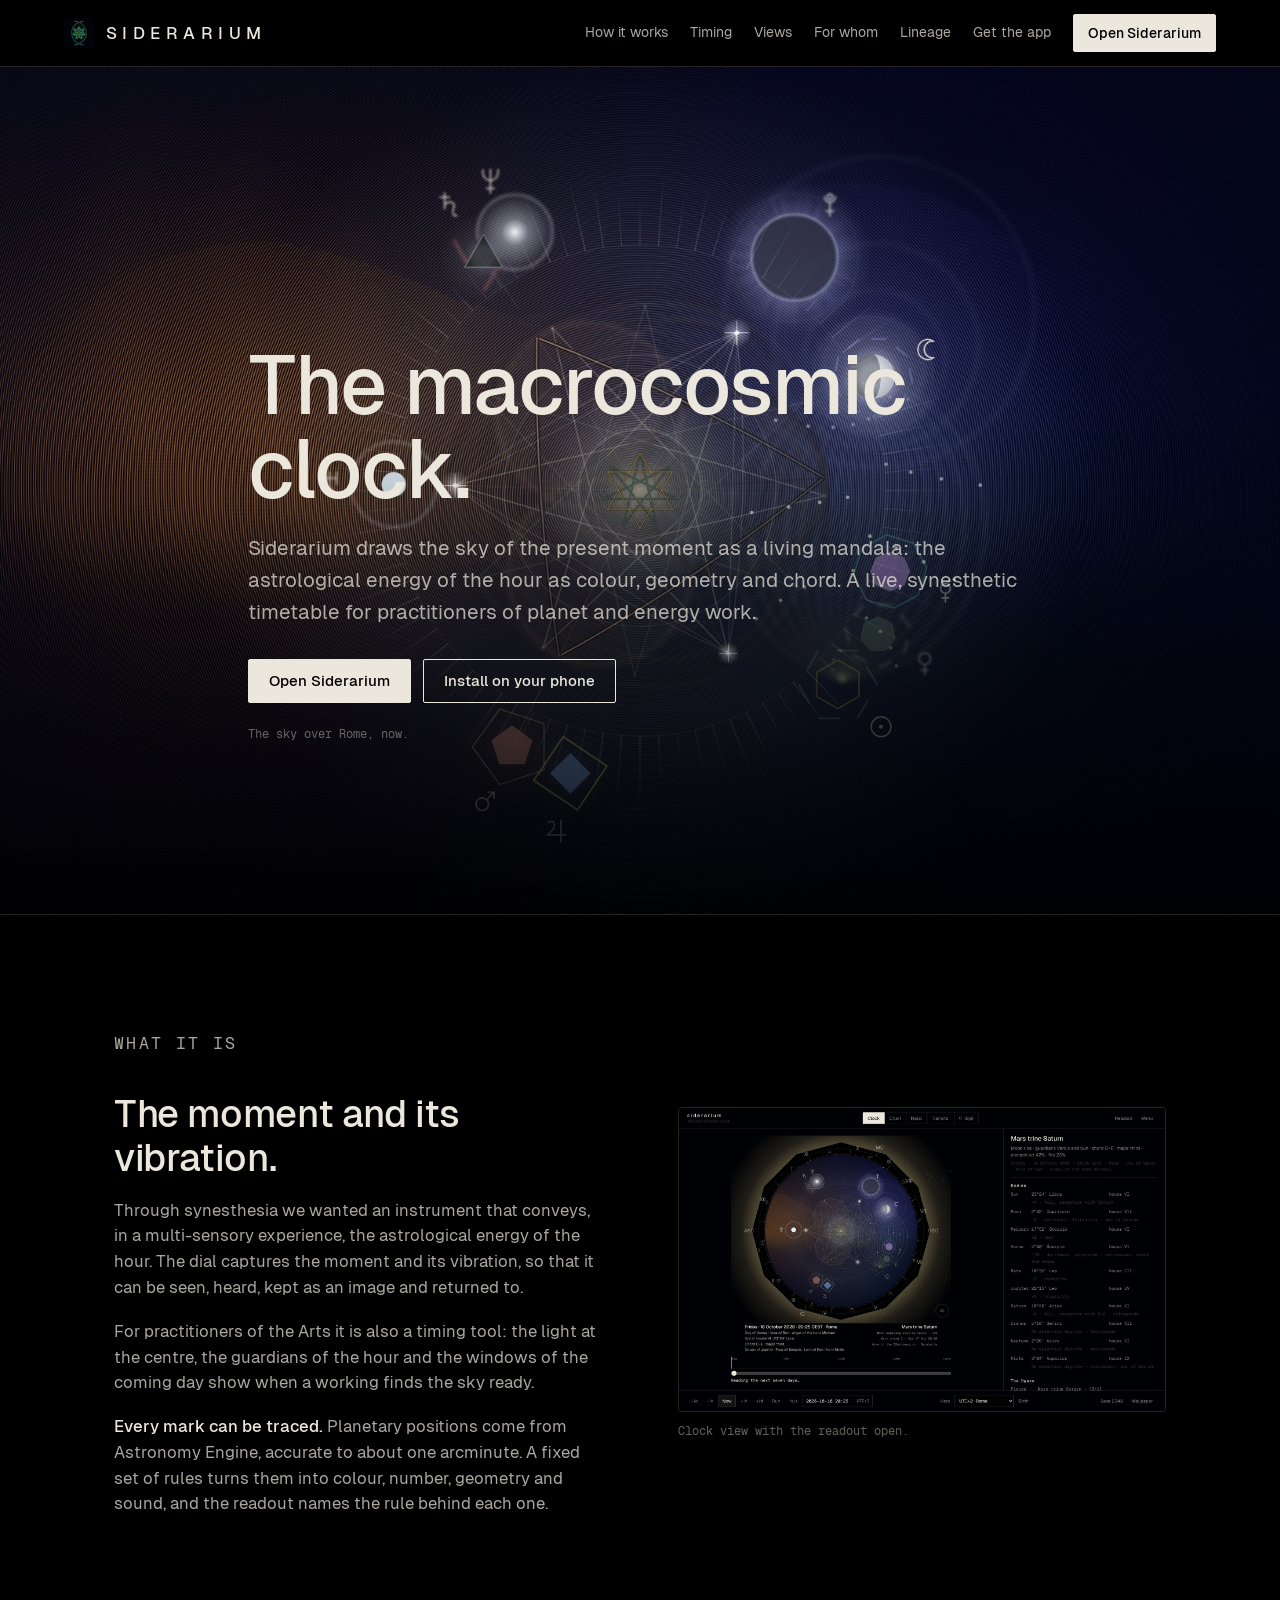
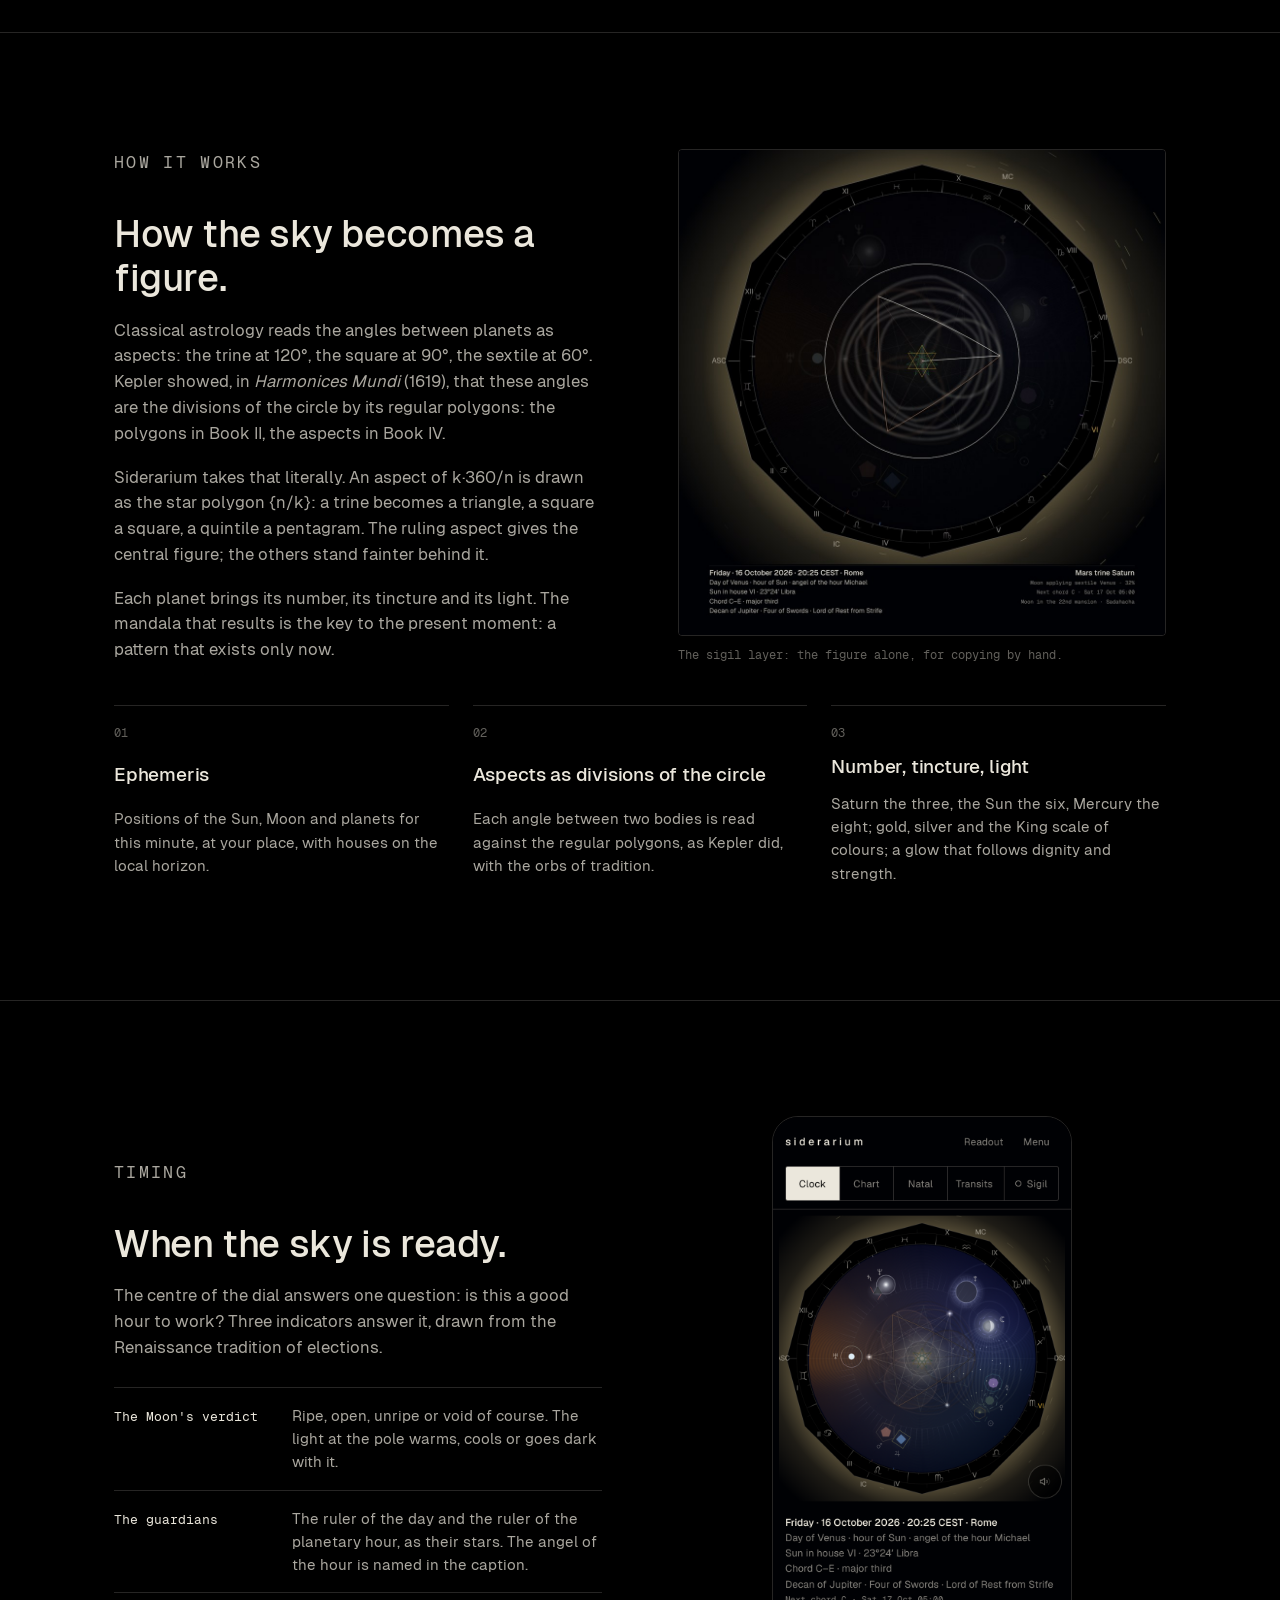
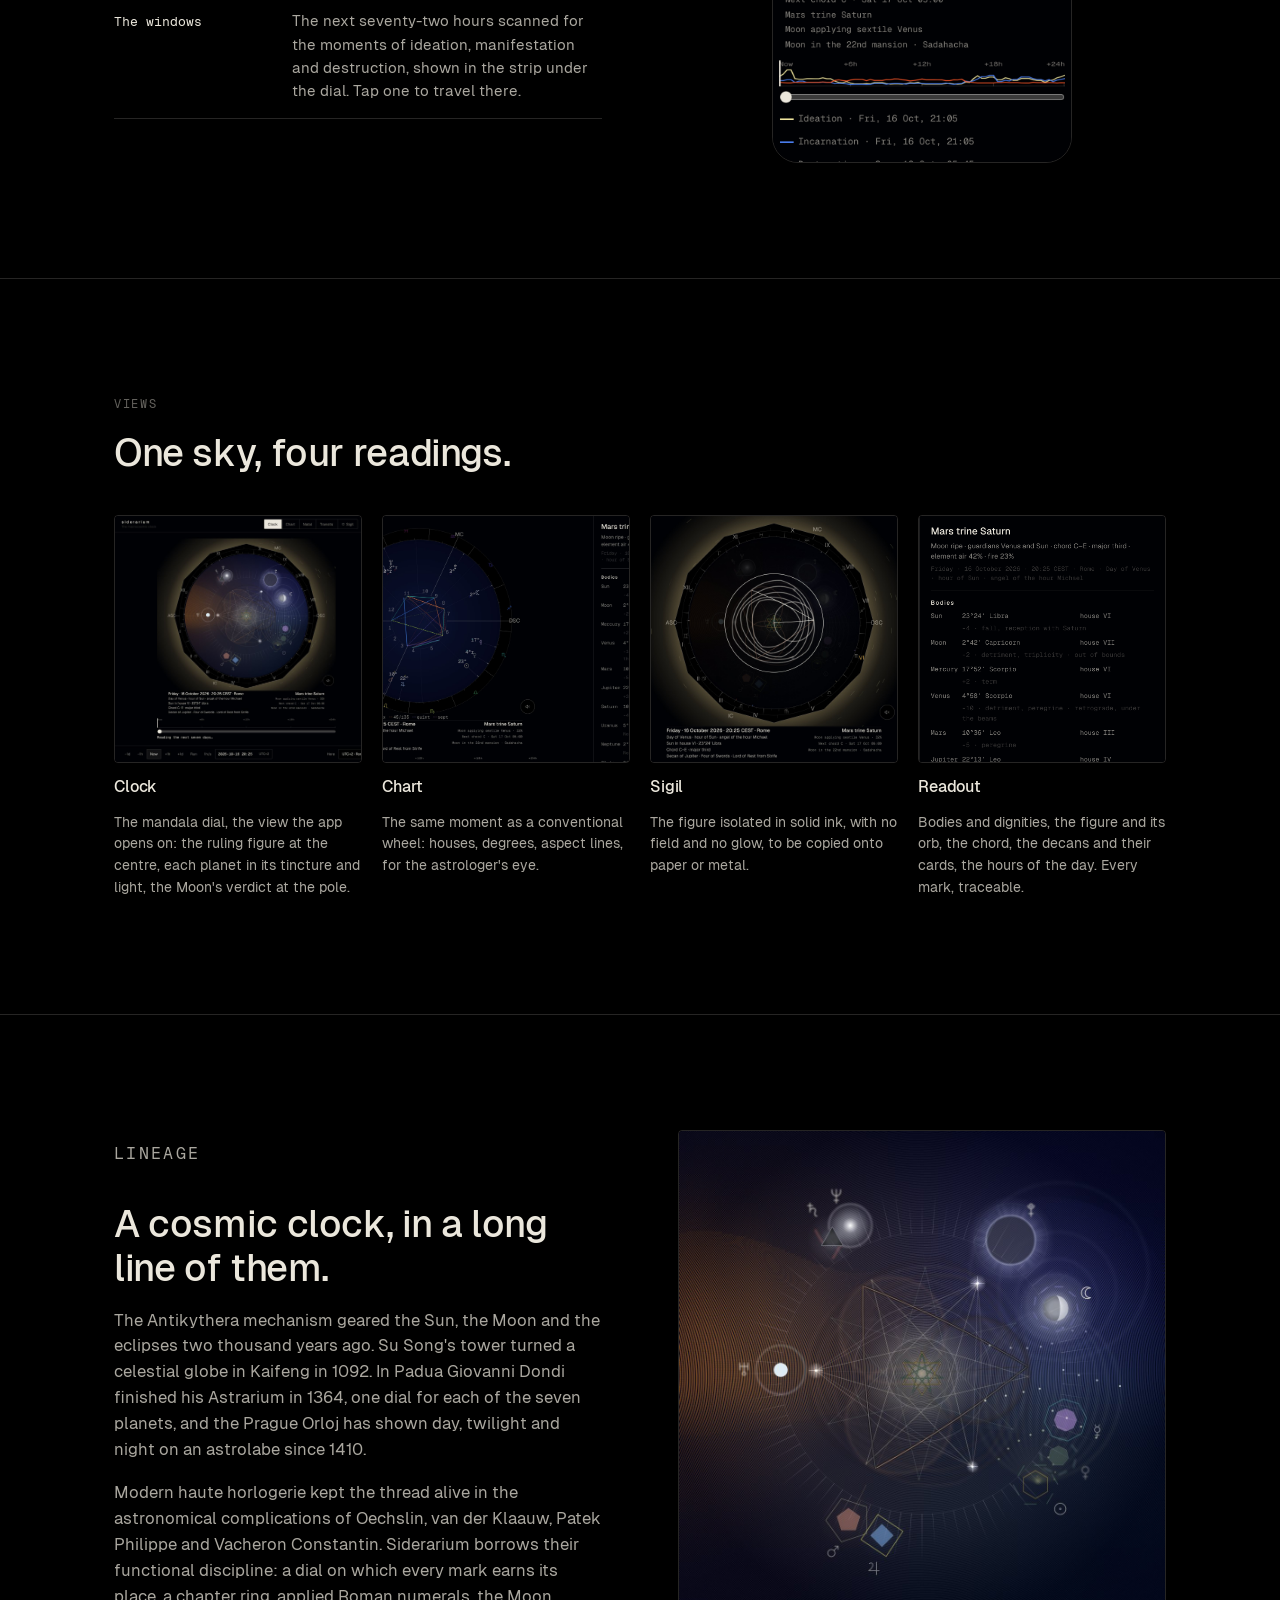
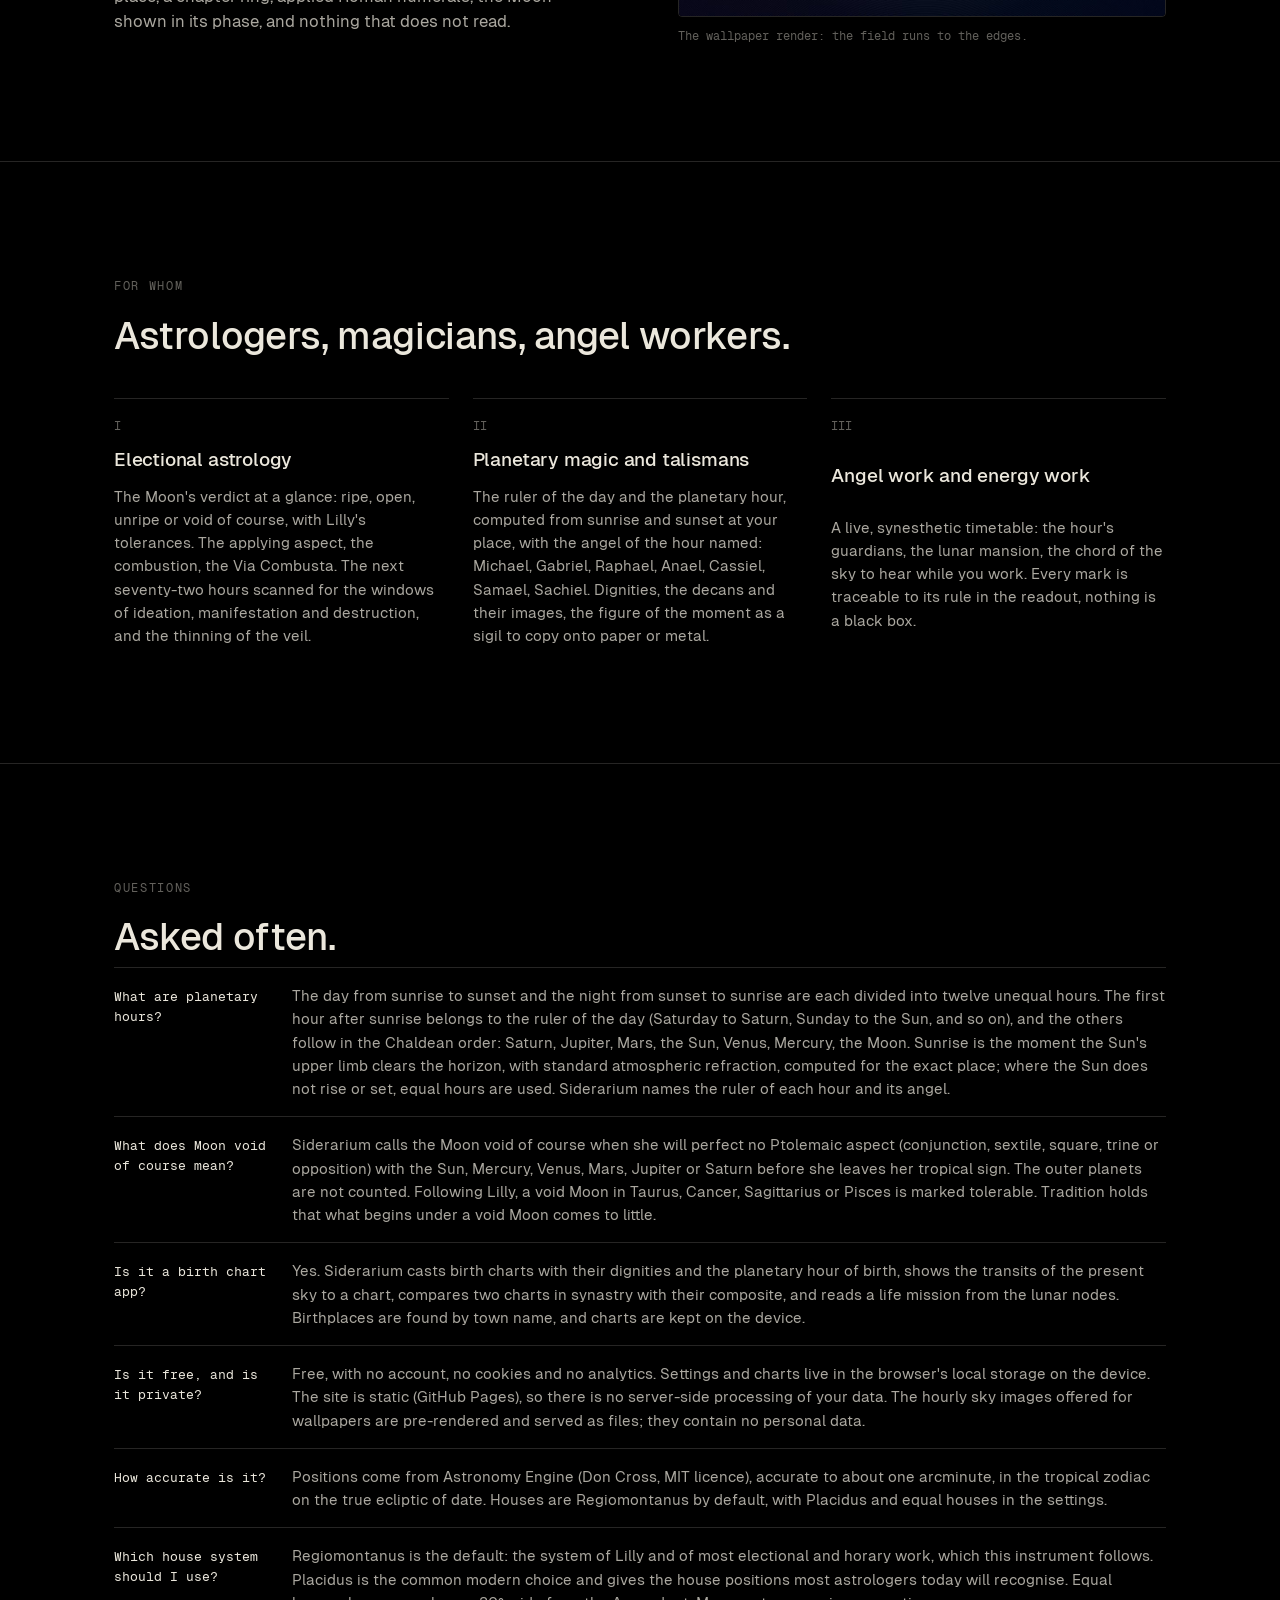
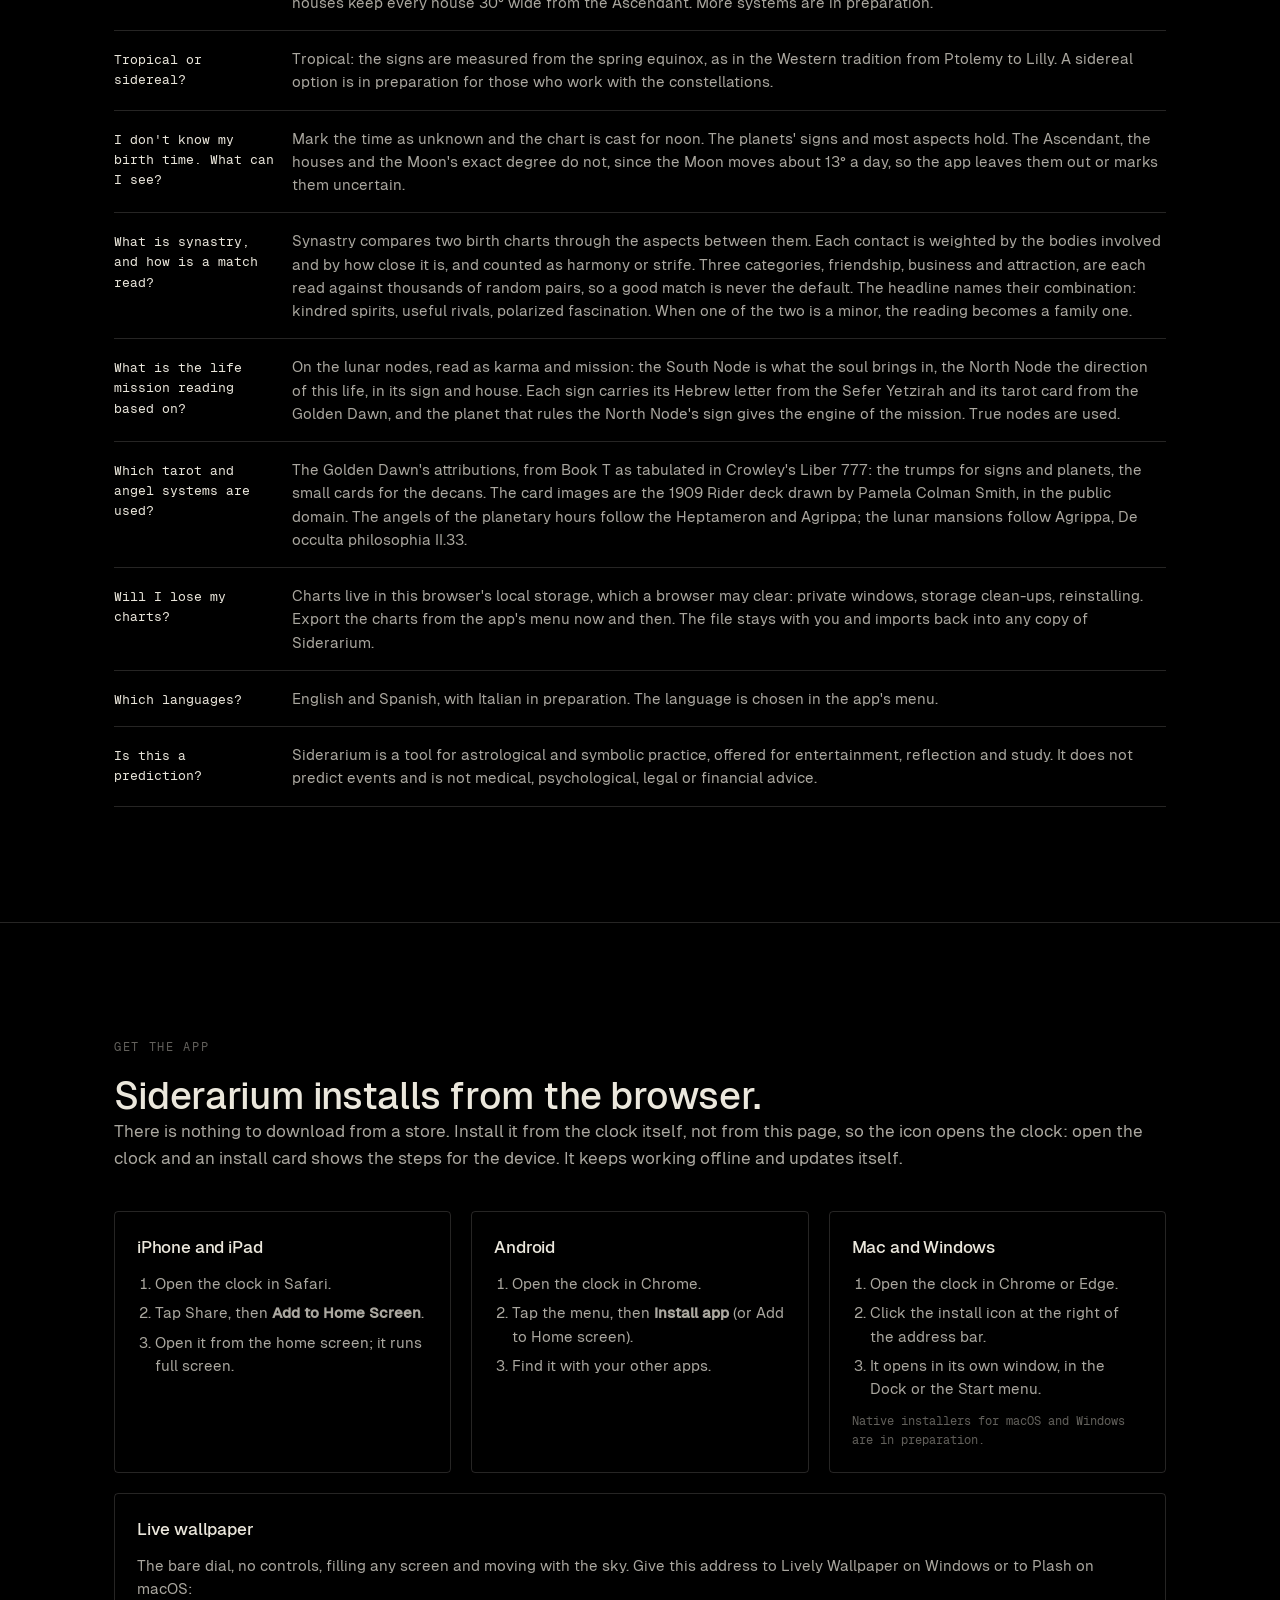
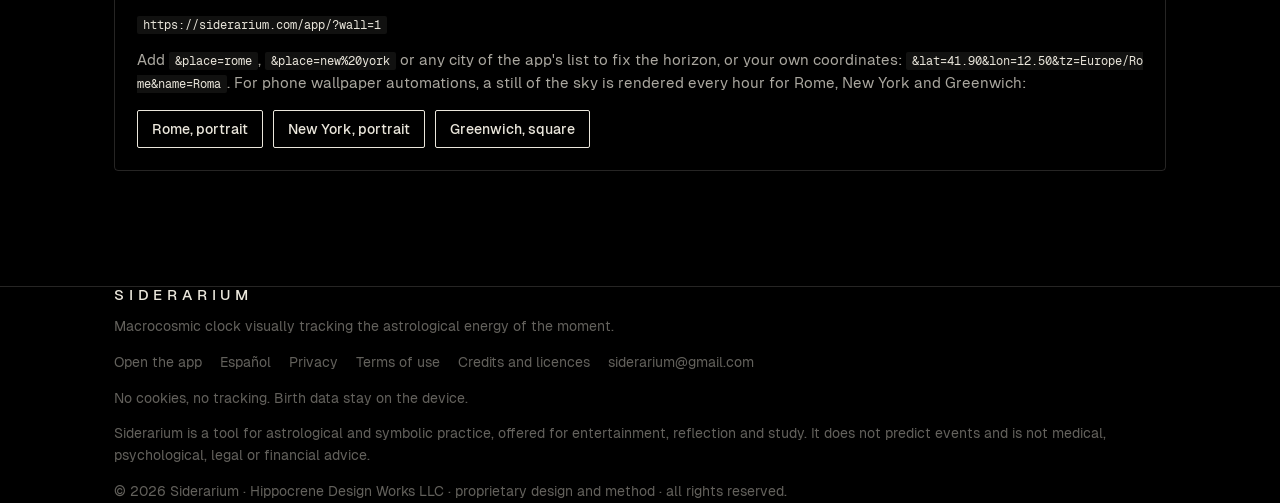
<file: index.html>
<!doctype html>
<html lang="en">
<head>
<meta charset="utf-8">
<meta name="viewport" content="width=device-width, initial-scale=1, viewport-fit=cover">
<meta http-equiv="Content-Security-Policy" content="default-src 'self'; script-src 'self'; style-src 'self' 'unsafe-inline'; img-src 'self'; font-src 'self'; connect-src 'none'; frame-src 'self'; object-src 'none'; base-uri 'none'; form-action 'none'">
<meta name="theme-color" content="#000000">
<title>Siderarium · Macrocosmic Clock · Planetary Hours</title>
<meta name="description" content="The sky of this moment as a living mandala: planetary hours and their angels, the Moon void of course, electional windows, the veil.">
<link rel="canonical" href="https://siderarium.com/">
<meta name="robots" content="index, follow, max-image-preview:large">
<meta property="og:title" content="Siderarium · the macrocosmic clock">
<meta property="og:description" content="The sky of the present moment as a living mandala: colour, geometry and chord. A live, synesthetic timetable for practitioners of planet and energy work.">
<meta property="og:image" content="https://siderarium.com/img/hero.jpg">
<meta property="og:url" content="https://siderarium.com/">
<meta property="og:site_name" content="Siderarium">
<meta property="og:type" content="website">
<meta name="twitter:card" content="summary_large_image">
<meta name="twitter:title" content="Siderarium · the macrocosmic clock">
<meta name="twitter:description" content="Planetary hours and their angels, the Moon's verdict, electional windows and the veil, drawn live from the sky of this moment.">
<meta name="twitter:image" content="https://siderarium.com/img/hero.jpg">
<link rel="icon" type="image/png" sizes="32x32" href="img/siderarium-32.png">
<link rel="icon" type="image/png" sizes="64x64" href="img/siderarium-64.png">
<link rel="icon" type="image/png" sizes="192x192" href="img/siderarium-192.png">
<link rel="apple-touch-icon" href="img/siderarium-180.png">
<style>
@font-face { font-family: Geist; font-weight: 400; font-display: swap; src: url("fonts/Geist-Regular.woff2") format("woff2"); }
@font-face { font-family: Geist; font-weight: 500; font-display: swap; src: url("fonts/Geist-Medium.woff2") format("woff2"); }
@font-face { font-family: "Geist Mono"; font-weight: 400; font-display: swap; src: url("fonts/GeistMono-Regular.woff2") format("woff2"); }
</style>
<link rel="stylesheet" href="style.css">
<script type="application/ld+json">
{"@context":"https://schema.org","@graph":[
 {"@type":"Organization","@id":"https://siderarium.com/#org","name":"Hippocrene Design Works LLC","url":"https://siderarium.com/","logo":"https://siderarium.com/img/siderarium-512.png","email":"siderarium@gmail.com"},
 {"@type":"WebSite","@id":"https://siderarium.com/#site","url":"https://siderarium.com/","name":"Siderarium","description":"The macrocosmic clock: the sky of the present moment as a living mandala, with planetary hours, the Moon's verdict, electional windows and the thinning of the veil.","publisher":{"@id":"https://siderarium.com/#org"},"inLanguage":["en","es"]},
 {"@type":"SoftwareApplication","@id":"https://siderarium.com/#app","name":"Siderarium","alternateName":"Siderarium, the macrocosmic clock","url":"https://siderarium.com/app/","applicationCategory":"LifestyleApplication","applicationSubCategory":"Astrology","operatingSystem":"Web, iOS, Android, macOS, Windows","browserRequirements":"Requires a modern browser; installs as a progressive web app","offers":{"@type":"Offer","price":"0","priceCurrency":"USD"},"description":"A live astrological clock for astrologers, magicians and angel workers: planetary hours and their angels, the Moon void of course and her verdict, electional windows, the thinning of the veil, birth charts and transits, the figure of the moment as a sigil and as a chord.","featureList":["Planetary hours and the angel of the hour","Moon void of course and the Moon's verdict","Electional windows: ideation, manifestation, destruction","The thinning of the veil","Birth charts with a world gazetteer, transits and synastry","Sigil of the moment","The chord of the sky, to listen"],"image":"https://siderarium.com/img/hero.jpg","author":{"@id":"https://siderarium.com/#org"},"isAccessibleForFree":true,"inLanguage":["en","es"]},
 {"@type":"FAQPage","mainEntity":[
  {"@type": "Question", "name": "What are planetary hours?", "acceptedAnswer": {"@type": "Answer", "text": "The day from sunrise to sunset and the night from sunset to sunrise are each divided into twelve unequal hours. The first hour after sunrise belongs to the ruler of the day (Saturday to Saturn, Sunday to the Sun, and so on), and the others follow in the Chaldean order: Saturn, Jupiter, Mars, the Sun, Venus, Mercury, the Moon. Sunrise is the moment the Sun's upper limb clears the horizon, with standard atmospheric refraction, computed for the exact place; where the Sun does not rise or set, equal hours are used. Siderarium names the ruler of each hour and its angel."}},
  {"@type": "Question", "name": "What does Moon void of course mean?", "acceptedAnswer": {"@type": "Answer", "text": "Siderarium calls the Moon void of course when she will perfect no Ptolemaic aspect (conjunction, sextile, square, trine or opposition) with the Sun, Mercury, Venus, Mars, Jupiter or Saturn before she leaves her tropical sign. The outer planets are not counted. Following Lilly, a void Moon in Taurus, Cancer, Sagittarius or Pisces is marked tolerable. Tradition holds that what begins under a void Moon comes to little."}},
  {"@type": "Question", "name": "Is it a birth chart app?", "acceptedAnswer": {"@type": "Answer", "text": "Yes. Siderarium casts birth charts with their dignities and the planetary hour of birth, shows the transits of the present sky to a chart, compares two charts in synastry with their composite, and reads a life mission from the lunar nodes. Birthplaces are found by town name, and charts are kept on the device."}},
  {"@type": "Question", "name": "Is it free, and is it private?", "acceptedAnswer": {"@type": "Answer", "text": "Free, with no account, no cookies and no analytics. Settings and charts live in the browser's local storage on the device. The site is static (GitHub Pages), so there is no server-side processing of your data. The hourly sky images offered for wallpapers are pre-rendered and served as files; they contain no personal data."}},
  {"@type": "Question", "name": "How accurate is it?", "acceptedAnswer": {"@type": "Answer", "text": "Positions come from Astronomy Engine (Don Cross, MIT licence), accurate to about one arcminute, in the tropical zodiac on the true ecliptic of date. Houses are Regiomontanus by default, with Placidus and equal houses in the settings."}},
  {"@type": "Question", "name": "Which house system should I use?", "acceptedAnswer": {"@type": "Answer", "text": "Regiomontanus is the default: the system of Lilly and of most electional and horary work, which this instrument follows. Placidus is the common modern choice and gives the house positions most astrologers today will recognise. Equal houses keep every house 30° wide from the Ascendant. More systems are in preparation."}},
  {"@type": "Question", "name": "Tropical or sidereal?", "acceptedAnswer": {"@type": "Answer", "text": "Tropical: the signs are measured from the spring equinox, as in the Western tradition from Ptolemy to Lilly. A sidereal option is in preparation for those who work with the constellations."}},
  {"@type": "Question", "name": "I don't know my birth time. What can I see?", "acceptedAnswer": {"@type": "Answer", "text": "Mark the time as unknown and the chart is cast for noon. The planets' signs and most aspects hold. The Ascendant, the houses and the Moon's exact degree do not, since the Moon moves about 13° a day, so the app leaves them out or marks them uncertain."}},
  {"@type": "Question", "name": "What is synastry, and how is a match read?", "acceptedAnswer": {"@type": "Answer", "text": "Synastry compares two birth charts through the aspects between them. Each contact is weighted by the bodies involved and by how close it is, and counted as harmony or strife. Three categories, friendship, business and attraction, are each read against thousands of random pairs, so a good match is never the default. The headline names their combination: kindred spirits, useful rivals, polarized fascination. When one of the two is a minor, the reading becomes a family one."}},
  {"@type": "Question", "name": "What is the life mission reading based on?", "acceptedAnswer": {"@type": "Answer", "text": "On the lunar nodes, read as karma and mission: the South Node is what the soul brings in, the North Node the direction of this life, in its sign and house. Each sign carries its Hebrew letter from the Sefer Yetzirah and its tarot card from the Golden Dawn, and the planet that rules the North Node's sign gives the engine of the mission. True nodes are used."}},
  {"@type": "Question", "name": "Which tarot and angel systems are used?", "acceptedAnswer": {"@type": "Answer", "text": "The Golden Dawn's attributions, from Book T as tabulated in Crowley's Liber 777: the trumps for signs and planets, the small cards for the decans. The card images are the 1909 Rider deck drawn by Pamela Colman Smith, in the public domain. The angels of the planetary hours follow the Heptameron and Agrippa; the lunar mansions follow Agrippa, De occulta philosophia II.33."}},
  {"@type": "Question", "name": "Will I lose my charts?", "acceptedAnswer": {"@type": "Answer", "text": "Charts live in this browser's local storage, which a browser may clear: private windows, storage clean-ups, reinstalling. Export the charts from the app's menu now and then. The file stays with you and imports back into any copy of Siderarium."}},
  {"@type": "Question", "name": "Which languages?", "acceptedAnswer": {"@type": "Answer", "text": "English and Spanish, with Italian in preparation. The language is chosen in the app's menu."}},
  {"@type": "Question", "name": "Is this a prediction?", "acceptedAnswer": {"@type": "Answer", "text": "Siderarium is a tool for astrological and symbolic practice, offered for entertainment, reflection and study. It does not predict events and is not medical, psychological, legal or financial advice."}}
 ]}
]}
</script>
</head>
<body>

<header class="bar">
  <a class="brand" href="#top" aria-label="Siderarium"><img src="img/siderarium-192.png" alt=""><span class="mark">SIDERARIUM</span></a>
  <nav>
    <a href="#how">How it works</a>
    <a href="#timing">Timing</a>
    <a href="#views">Views</a>
    <a href="#who">For whom</a>
    <a href="#lineage">Lineage</a>
    <a href="app/?install=1">Get the app</a>
    <a class="btn small primary" href="app/">Open Siderarium</a>
  </nav>
</header>

<main id="top">
  <section class="hero">
    <div class="sky" aria-hidden="true">
      <picture>
        <source media="(max-width: 700px)" srcset="img/hero-square.jpg">
        <img src="img/hero.jpg" alt="">
      </picture>
      <iframe id="live" title="Siderarium, live" data-src="app/?wall=1&amp;place=rome" tabindex="-1"></iframe>
    </div>
    <div class="wrap">
      <h1>The macrocosmic clock.</h1>
      <p class="lede">Siderarium draws the sky of the present moment as a living mandala: the astrological energy of the hour as colour, geometry and chord. A live, synesthetic timetable for practitioners of planet and energy work.</p>
      <div class="cta">
        <a class="btn primary" href="app/">Open Siderarium</a>
        <a class="btn" href="app/?install=1">Install on your phone</a>
      </div>
      <p class="live-note" id="live-note">The sky over Rome, now.</p>
    </div>
  </section>

  <section id="what">
    <div class="wrap two">
      <div class="prose">
        <p class="kicker">What it is</p>
        <h2>The moment and its vibration.</h2>
        <p>Through synesthesia we wanted an instrument that conveys, in a multi-sensory experience, the astrological energy of the hour. The dial captures the moment and its vibration, so that it can be seen, heard, kept as an image and returned to.</p>
        <p>For practitioners of the Arts it is also a timing tool: the light at the centre, the guardians of the hour and the windows of the coming day show when a working finds the sky ready.</p>
        <p><strong>Every mark can be traced.</strong> Planetary positions come from Astronomy Engine, accurate to about one arcminute. A fixed set of rules turns them into colour, number, geometry and sound, and the readout names the rule behind each one.</p>
      </div>
      <figure>
        <img loading="lazy" src="img/desk-clock.jpg" alt="Siderarium on a desktop screen: the dial with its readout" width="1800" height="1125">
        <figcaption>Clock view with the readout open.</figcaption>
      </figure>
    </div>
  </section>

  <section id="how">
    <div class="wrap">
      <div class="two flip">
        <figure>
          <img loading="lazy" src="img/figure.jpg" alt="The figure of the moment drawn as a sigil: a star polygon with its circles" width="1000" height="1000">
          <figcaption>The sigil layer: the figure alone, for copying by hand.</figcaption>
        </figure>
        <div class="prose">
          <p class="kicker">How it works</p>
          <h2>How the sky becomes a figure.</h2>
          <p>Classical astrology reads the angles between planets as aspects: the trine at 120°, the square at 90°, the sextile at 60°. Kepler showed, in <em>Harmonices Mundi</em> (1619), that these angles are the divisions of the circle by its regular polygons: the polygons in Book II, the aspects in Book IV.</p>
          <p>Siderarium takes that literally. An aspect of k·360/n is drawn as the star polygon {n/k}: a trine becomes a triangle, a square a square, a quintile a pentagram. The ruling aspect gives the central figure; the others stand fainter behind it.</p>
          <p>Each planet brings its number, its tincture and its light. The mandala that results is the key to the present moment: a pattern that exists only now.</p>
        </div>
      </div>
      <div class="steps">
        <div class="step"><span class="n">01</span><h3>Ephemeris</h3><p>Positions of the Sun, Moon and planets for this minute, at your place, with houses on the local horizon.</p></div>
        <div class="step"><span class="n">02</span><h3>Aspects as divisions of the circle</h3><p>Each angle between two bodies is read against the regular polygons, as Kepler did, with the orbs of tradition.</p></div>
        <div class="step"><span class="n">03</span><h3>Number, tincture, light</h3><p>Saturn the three, the Sun the six, Mercury the eight; gold, silver and the King scale of colours; a glow that follows dignity and strength.</p></div>
      </div>
    </div>
  </section>

  <section id="timing">
    <div class="wrap two">
      <div class="prose">
        <p class="kicker">Timing</p>
        <h2>When the sky is ready.</h2>
        <p>The centre of the dial answers one question: is this a good hour to work? Three indicators answer it, drawn from the Renaissance tradition of elections.</p>
        <div class="rows">
          <div class="row"><span class="k">The Moon's verdict</span><p>Ripe, open, unripe or void of course. The light at the pole warms, cools or goes dark with it.</p></div>
          <div class="row"><span class="k">The guardians</span><p>The ruler of the day and the ruler of the planetary hour, as their stars. The angel of the hour is named in the caption.</p></div>
          <div class="row"><span class="k">The windows</span><p>The next seventy-two hours scanned for the moments of ideation, manifestation and destruction, shown in the strip under the dial. Tap one to travel there.</p></div>
        </div>
      </div>
      <figure class="phone">
        <img loading="lazy" src="img/phone.png" alt="Siderarium on a phone" width="780" height="1688">
      </figure>
    </div>
  </section>

  <section id="views">
    <div class="wrap">
      <p class="kicker">Views</p>
      <h2>One sky, four readings.</h2>
      <div class="views">
        <div class="view"><img class="left" loading="lazy" src="img/desk-clock.jpg" alt="The clock view: the mandala dial in its chapter ring, with its caption"><h3>Clock</h3><p>The mandala dial, the view the app opens on: the ruling figure at the centre, each planet in its tincture and light, the Moon's verdict at the pole.</p></div>
        <div class="view"><img loading="lazy" src="img/desk-chart.jpg" alt="The chart view: a conventional wheel with aspect lines"><h3>Chart</h3><p>The same moment as a conventional wheel: houses, degrees, aspect lines, for the astrologer's eye.</p></div>
        <div class="view"><img loading="lazy" src="img/sigil.jpg" alt="The sigil view"><h3>Sigil</h3><p>The figure isolated in solid ink, with no field and no glow, to be copied onto paper or metal.</p></div>
        <div class="view"><img loading="lazy" src="img/readout.png" alt="The readout: bodies, dignities, the figure, sound, tarot"><h3>Readout</h3><p>Bodies and dignities, the figure and its orb, the chord, the decans and their cards, the hours of the day. Every mark, traceable.</p></div>
      </div>
    </div>
  </section>

  <section id="lineage">
    <div class="wrap two flip">
      <figure>
        <img loading="lazy" src="img/hero-square.jpg" alt="The dial without its frame, as a wallpaper" width="1080" height="1080">
        <figcaption>The wallpaper render: the field runs to the edges.</figcaption>
      </figure>
      <div class="prose">
        <p class="kicker">Lineage</p>
        <h2>A cosmic clock, in a long line of them.</h2>
        <p>The Antikythera mechanism geared the Sun, the Moon and the eclipses two thousand years ago. Su Song's tower turned a celestial globe in Kaifeng in 1092. In Padua Giovanni Dondi finished his Astrarium in 1364, one dial for each of the seven planets, and the Prague Orloj has shown day, twilight and night on an astrolabe since 1410.</p>
        <p>Modern haute horlogerie kept the thread alive in the astronomical complications of Oechslin, van der Klaauw, Patek Philippe and Vacheron Constantin. Siderarium borrows their functional discipline: a dial on which every mark earns its place, a chapter ring, applied Roman numerals, the Moon shown in its phase, and nothing that does not read.</p>
      </div>
    </div>
  </section>

  <section id="who">
    <div class="wrap">
      <p class="kicker">For whom</p>
      <h2>Astrologers, magicians, angel workers.</h2>
      <div class="steps">
        <div class="step"><span class="n">I</span><h3>Electional astrology</h3><p>The Moon's verdict at a glance: ripe, open, unripe or void of course, with Lilly's tolerances. The applying aspect, the combustion, the Via Combusta. The next seventy-two hours scanned for the windows of ideation, manifestation and destruction, and the thinning of the veil.</p></div>
        <div class="step"><span class="n">II</span><h3>Planetary magic and talismans</h3><p>The ruler of the day and the planetary hour, computed from sunrise and sunset at your place, with the angel of the hour named: Michael, Gabriel, Raphael, Anael, Cassiel, Samael, Sachiel. Dignities, the decans and their images, the figure of the moment as a sigil to copy onto paper or metal.</p></div>
        <div class="step"><span class="n">III</span><h3>Angel work and energy work</h3><p>A live, synesthetic timetable: the hour's guardians, the lunar mansion, the chord of the sky to hear while you work. Every mark is traceable to its rule in the readout, nothing is a black box.</p></div>
      </div>
    </div>
  </section>

  <section id="faq">
    <div class="wrap">
      <p class="kicker">Questions</p>
      <h2>Asked often.</h2>
      <div class="rows">
        <div class="row"><span class="k">What are planetary hours?</span><p>The day from sunrise to sunset and the night from sunset to sunrise are each divided into twelve unequal hours. The first hour after sunrise belongs to the ruler of the day (Saturday to Saturn, Sunday to the Sun, and so on), and the others follow in the Chaldean order: Saturn, Jupiter, Mars, the Sun, Venus, Mercury, the Moon. Sunrise is the moment the Sun's upper limb clears the horizon, with standard atmospheric refraction, computed for the exact place; where the Sun does not rise or set, equal hours are used. Siderarium names the ruler of each hour and its angel.</p></div>
        <div class="row"><span class="k">What does Moon void of course mean?</span><p>Siderarium calls the Moon void of course when she will perfect no Ptolemaic aspect (conjunction, sextile, square, trine or opposition) with the Sun, Mercury, Venus, Mars, Jupiter or Saturn before she leaves her tropical sign. The outer planets are not counted. Following Lilly, a void Moon in Taurus, Cancer, Sagittarius or Pisces is marked tolerable. Tradition holds that what begins under a void Moon comes to little.</p></div>
        <div class="row"><span class="k">Is it a birth chart app?</span><p>Yes. Siderarium casts birth charts with their dignities and the planetary hour of birth, shows the transits of the present sky to a chart, compares two charts in synastry with their composite, and reads a life mission from the lunar nodes. Birthplaces are found by town name, and charts are kept on the device.</p></div>
        <div class="row"><span class="k">Is it free, and is it private?</span><p>Free, with no account, no cookies and no analytics. Settings and charts live in the browser's local storage on the device. The site is static (GitHub Pages), so there is no server-side processing of your data. The hourly sky images offered for wallpapers are pre-rendered and served as files; they contain no personal data.</p></div>
        <div class="row"><span class="k">How accurate is it?</span><p>Positions come from Astronomy Engine (Don Cross, MIT licence), accurate to about one arcminute, in the tropical zodiac on the true ecliptic of date. Houses are Regiomontanus by default, with Placidus and equal houses in the settings.</p></div>
        <div class="row"><span class="k">Which house system should I use?</span><p>Regiomontanus is the default: the system of Lilly and of most electional and horary work, which this instrument follows. Placidus is the common modern choice and gives the house positions most astrologers today will recognise. Equal houses keep every house 30° wide from the Ascendant. More systems are in preparation.</p></div>
        <div class="row"><span class="k">Tropical or sidereal?</span><p>Tropical: the signs are measured from the spring equinox, as in the Western tradition from Ptolemy to Lilly. A sidereal option is in preparation for those who work with the constellations.</p></div>
        <div class="row"><span class="k">I don't know my birth time. What can I see?</span><p>Mark the time as unknown and the chart is cast for noon. The planets' signs and most aspects hold. The Ascendant, the houses and the Moon's exact degree do not, since the Moon moves about 13° a day, so the app leaves them out or marks them uncertain.</p></div>
        <div class="row"><span class="k">What is synastry, and how is a match read?</span><p>Synastry compares two birth charts through the aspects between them. Each contact is weighted by the bodies involved and by how close it is, and counted as harmony or strife. Three categories, friendship, business and attraction, are each read against thousands of random pairs, so a good match is never the default. The headline names their combination: kindred spirits, useful rivals, polarized fascination. When one of the two is a minor, the reading becomes a family one.</p></div>
        <div class="row"><span class="k">What is the life mission reading based on?</span><p>On the lunar nodes, read as karma and mission: the South Node is what the soul brings in, the North Node the direction of this life, in its sign and house. Each sign carries its Hebrew letter from the Sefer Yetzirah and its tarot card from the Golden Dawn, and the planet that rules the North Node's sign gives the engine of the mission. True nodes are used.</p></div>
        <div class="row"><span class="k">Which tarot and angel systems are used?</span><p>The Golden Dawn's attributions, from Book T as tabulated in Crowley's Liber 777: the trumps for signs and planets, the small cards for the decans. The card images are the 1909 Rider deck drawn by Pamela Colman Smith, in the public domain. The angels of the planetary hours follow the Heptameron and Agrippa; the lunar mansions follow Agrippa, De occulta philosophia II.33.</p></div>
        <div class="row"><span class="k">Will I lose my charts?</span><p>Charts live in this browser's local storage, which a browser may clear: private windows, storage clean-ups, reinstalling. Export the charts from the app's menu now and then. The file stays with you and imports back into any copy of Siderarium.</p></div>
        <div class="row"><span class="k">Which languages?</span><p>English and Spanish, with Italian in preparation. The language is chosen in the app's menu.</p></div>
        <div class="row"><span class="k">Is this a prediction?</span><p>Siderarium is a tool for astrological and symbolic practice, offered for entertainment, reflection and study. It does not predict events and is not medical, psychological, legal or financial advice.</p></div>
      </div>
    </div>
  </section>

  <section id="get">
    <div class="wrap">
      <p class="kicker">Get the app</p>
      <h2>Siderarium installs from the browser.</h2>
      <p class="dim">There is nothing to download from a store. Install it from the clock itself, not from this page, so the icon opens the clock: <a href="app/?install=1">open the clock</a> and an install card shows the steps for the device. It keeps working offline and updates itself.</p>
      <div class="cards">
        <div class="card">
          <h3>iPhone and iPad</h3>
          <ol><li>Open <a href="app/?install=1">the clock</a> in Safari.</li><li>Tap Share, then <strong>Add to Home Screen</strong>.</li><li>Open it from the home screen; it runs full screen.</li></ol>
        </div>
        <div class="card">
          <h3>Android</h3>
          <ol><li>Open <a href="app/?install=1">the clock</a> in Chrome.</li><li>Tap the menu, then <strong>Install app</strong> (or Add to Home screen).</li><li>Find it with your other apps.</li></ol>
        </div>
        <div class="card">
          <h3>Mac and Windows</h3>
          <ol><li>Open <a href="app/?install=1">the clock</a> in Chrome or Edge.</li><li>Click the install icon at the right of the address bar.</li><li>It opens in its own window, in the Dock or the Start menu.</li></ol>
          <p class="soon">Native installers for macOS and Windows are in preparation.</p>
        </div>
        <div class="card wide">
          <h3>Live wallpaper</h3>
          <p>The bare dial, no controls, filling any screen and moving with the sky. Give this address to Lively Wallpaper on Windows or to Plash on macOS:</p>
          <p><code>https://siderarium.com/app/?wall=1</code></p>
          <p>Add <code>&amp;place=rome</code>, <code>&amp;place=new%20york</code> or any city of the app's list to fix the horizon, or your own coordinates: <code>&amp;lat=41.90&amp;lon=12.50&amp;tz=Europe/Rome&amp;name=Roma</code>. For phone wallpaper automations, a still of the sky is rendered every hour for Rome, New York and Greenwich:</p>
          <div class="links">
            <a class="btn small" href="https://siderarium.com/sky/rome.png">Rome, portrait</a>
            <a class="btn small" href="https://siderarium.com/sky/new-york.png">New York, portrait</a>
            <a class="btn small" href="https://siderarium.com/sky/greenwich-square.png">Greenwich, square</a>
          </div>
        </div>
      </div>
    </div>
  </section>

  <footer class="wrap">
    <span class="mark">SIDERARIUM</span>
    <p>Macrocosmic clock visually tracking the astrological energy of the moment.</p>
    <div class="line">
      <a href="app/">Open the app</a>
      <a href="app/?lang=es">Español</a>
      <a href="privacy.html">Privacy</a>
      <a href="terms.html">Terms of use</a>
      <a href="credits.html">Credits and licences</a>
      <a href="mailto:siderarium@gmail.com">siderarium@gmail.com</a>
    </div>
    <p>No cookies, no tracking. Birth data stay on the device.</p>
    <p class="fine">Siderarium is a tool for astrological and symbolic practice, offered for entertainment, reflection and study. It does not predict events and is not medical, psychological, legal or financial advice.</p>
    <p>© 2026 Siderarium · Hippocrene Design Works LLC · proprietary design and method · all rights reserved.</p>
  </footer>
</main>

<script src="site.js"></script>
</body>
</html>
</file>
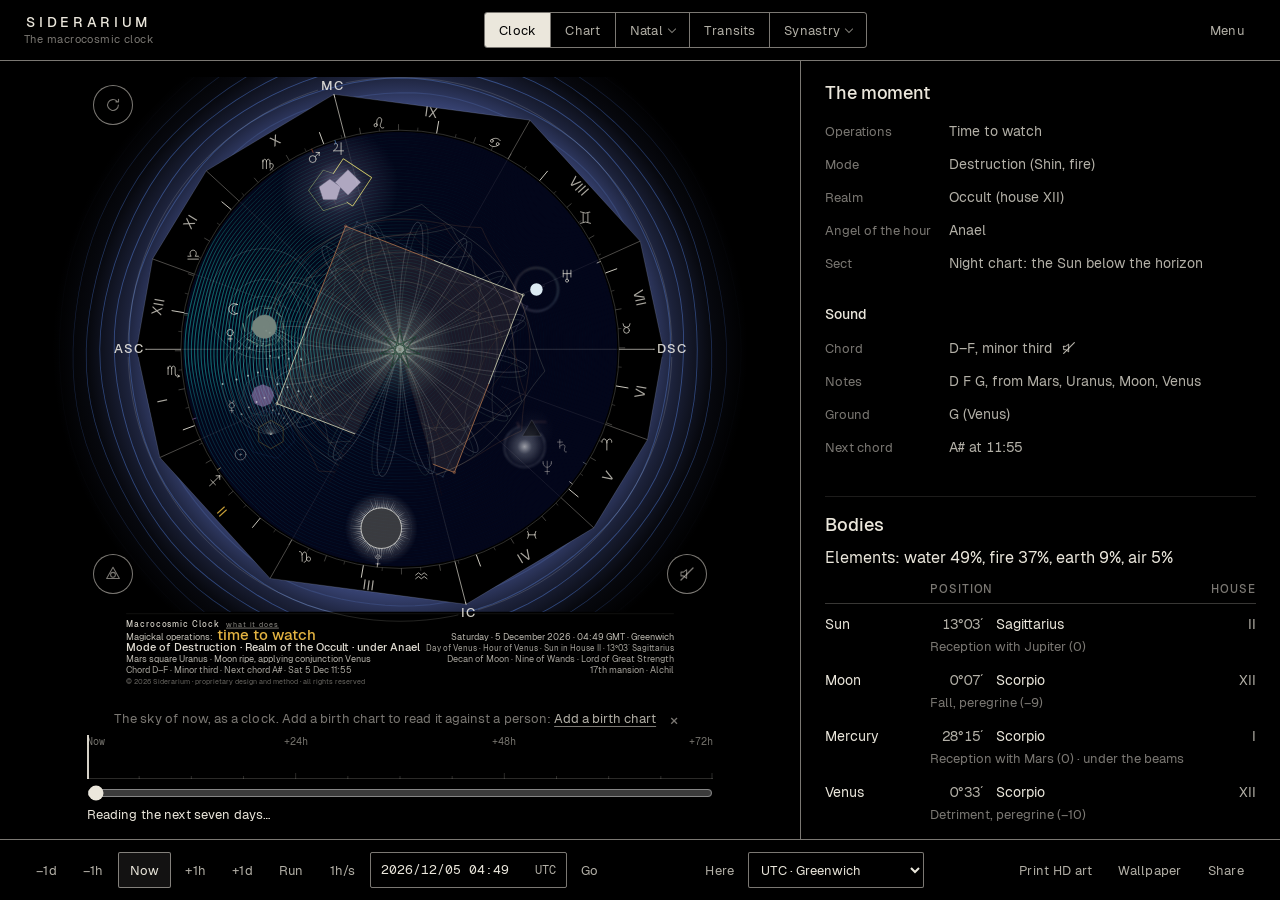
<file: app/index.html>
<!doctype html>
<html lang="en">
<head>
<meta charset="utf-8">
<meta name="viewport" content="width=device-width, initial-scale=1, viewport-fit=cover">
<meta name="theme-color" content="#000000">
<meta http-equiv="Content-Security-Policy" content="default-src 'self'; script-src 'self'; style-src 'self' 'unsafe-inline'; img-src 'self' data: blob:; font-src 'self'; connect-src 'self'; media-src 'self' blob:; object-src 'none'; base-uri 'self'; form-action 'self'">
<meta name="mobile-web-app-capable" content="yes">
<meta name="apple-mobile-web-app-capable" content="yes">
<meta name="apple-mobile-web-app-status-bar-style" content="black-translucent">
<meta name="apple-mobile-web-app-title" content="Siderarium">
<link rel="manifest" href="manifest.webmanifest">
<link rel="icon" type="image/png" sizes="32x32" href="icons/siderarium-32.png">
<link rel="icon" type="image/png" sizes="64x64" href="icons/siderarium-64.png">
<link rel="icon" type="image/png" sizes="192x192" href="icons/siderarium-192.png">
<link rel="apple-touch-icon" href="icons/siderarium-180.png">
<title>Siderarium app · the macrocosmic clock</title>
<meta name="description" content="The macrocosmic clock, live: the sky of this moment as a mandala, planetary hours and angels, the Moon void of course, the veil.">
<link rel="canonical" href="https://siderarium.com/app/">
<link rel="stylesheet" href="css/style.css">
</head>
<body>
  <header class="bar top">
    <span class="brand"><span class="mark">SIDERARIUM</span><span class="tag" data-i18n="ui.tagline">the macrocosmic clock</span></span>
    <nav class="seg" data-i18n="ui.view" data-i18n-attr="aria-label" aria-label="view">
      <span class="seg-ind" aria-hidden="true"></span>
      <button data-mode="clock" data-i18n="ui.clock">clock</button>
      <button data-mode="chart" data-i18n="ui.chart">chart</button>
      <button data-mode="natal" class="has-pick" data-i18n="ui.natal" data-i18n-title="ui.pickHint" title="tap again to choose a chart">natal</button>
      <button data-mode="synastry" data-i18n="ui.synastry">transits</button>
      <button data-mode="pair" class="has-pick" data-i18n="ui.pair" data-i18n-title="ui.pickHint2" title="tap again to choose the second chart">synastry</button>
    </nav>
    <nav class="group">
      <button id="menu-open" data-i18n="ui.menu" aria-haspopup="dialog" aria-controls="menu">menu</button>
    </nav>
  </header>

  <aside id="menu" class="sheet" hidden data-i18n="ui.menu" data-i18n-attr="aria-label" aria-label="menu">
    <div class="sheet-head"><span class="mark" data-i18n="ui.menu">menu</span><button id="menu-close" data-i18n="ui.close">close</button></div>
    <section id="install-row" class="install-row" hidden>
      <button id="install-btn" class="big primary" data-i18n="ui.install.btn">Install Siderarium</button>
    </section>
    <section class="about-row">
      <button id="about-open" class="big" data-i18n="ui.about">About Siderarium</button>
      <button id="glossary-open" class="big" data-i18n="ui.glossary">Glossary</button>
    </section>
    <section>
      <h2 data-i18n="ui.settings">settings</h2>
      <label class="row"><span data-i18n="ui.language">language</span><select id="set-lang"><option value="en">english</option><option value="es">español</option></select></label>
      <label class="row"><span data-i18n="ui.houses">houses</span><select id="set-houses"><option value="regiomontanus">regiomontanus</option><option value="equal" data-i18n="ui.housesOpt.equal">equal</option><option value="placidus">placidus</option></select></label>
      <label class="row"><span data-i18n="ui.field">field</span><select id="set-field"><option value="engraved" data-i18n="ui.fieldOpt.engraved">engraved</option><option value="guilloche" data-i18n="ui.fieldOpt.guilloche">guilloché</option><option value="glow" data-i18n="ui.fieldOpt.glow">glow</option></select></label>
      <label class="row"><span data-i18n="ui.bodiesLabel">planets</span><select id="set-bodies"><option value="metal" data-i18n="ui.bodiesOpt.metal">bodies</option><option value="lights" data-i18n="ui.bodiesOpt.lights">lights</option></select></label>
    </section>
    <section>
      <h2 data-i18n="ui.nativity">birth date</h2>
      <p id="natal-summary" class="meta"></p>
      <div class="rowbtns"><button id="natal-new" data-i18n="ui.newChart">new</button><button id="natal-edit" data-i18n="ui.edit">edit</button><button id="natal-saveas" data-i18n="ui.saveAs" aria-expanded="false" aria-controls="chart-new">save as</button></div>
      <div class="rowbtns"><button id="natal-copy" data-i18n="ui.copyReport">copy chart report</button><button id="natal-report" data-i18n="ui.report">save birth chart report</button></div>
      <div class="rowbtns"><button id="charts-export" data-i18n="ui.exportCharts">export charts</button><button id="charts-import" data-i18n="ui.importCharts">import charts</button><input id="charts-file" type="file" accept="application/json,.json" hidden></div>
      <p id="import-note" class="meta"></p>
      <div id="chart-new" class="row" hidden><input id="chart-name" type="text" maxlength="80" autocomplete="off" data-i18n="ui.namePrompt" data-i18n-attr="placeholder" placeholder="a name for this chart"><button id="chart-ok" data-i18n="ui.ok">ok</button></div>
      <label class="row"><span data-i18n="ui.seenFrom">seen from</span><select id="set-relocate"><option value="0" data-i18n="ui.birthplace">birthplace</option><option value="1" data-i18n="ui.currentPlace">current place</option></select></label>
      <h2 data-i18n="ui.charts">saved charts</h2>
      <ul id="charts" class="list"></ul>
      <p class="meta" data-i18n="ui.chartsHelp"></p>
    </section>
    <section id="read-title">
      <h2 data-i18n="ui.rt.h">reading the title</h2>
      <p class="meta"><b data-i18n="ui.rt.timeH">Time to</b> <span data-i18n="ui.rt.time"></span></p>
      <p class="meta"><b data-i18n="ui.rt.modeH">Mode</b> <span data-i18n="ui.rt.mode"></span></p>
      <p class="meta"><b data-i18n="ui.rt.realmH">Realm</b> <span data-i18n="ui.rt.realm"></span></p>
    </section>
    <section>
      <h2 data-i18n="ui.keys">keys</h2>
      <p class="meta" data-i18n="ui.keysNote">space run · ← → hour · shift ← → day · f screen · i readout · s sigil · l listen · esc close</p>
      <p class="meta" data-i18n="ui.touchNote">on a phone: turn the dial with one finger to move time; scroll the page from outside the dial</p>
    </section>
  </aside>

  <main id="stage">
    <button id="now-float" class="float-now" data-i18n="ui.now" hidden>now</button>
    <div class="dialwrap">
    <canvas id="dial" role="img" data-i18n="ui.dialLabel" data-i18n-attr="aria-label" aria-label="the sky of the moment, as a dial"></canvas>
    <button id="update" class="corner-update" data-i18n="ui.update" data-i18n-attr="aria-label title" aria-label="update the app" title="update the app"><svg viewBox="0 0 24 24" width="18" height="18" fill="none" stroke="currentColor" stroke-width="1.4" stroke-linecap="round" stroke-linejoin="round" aria-hidden="true"><path d="M19.2 12a7.2 7.2 0 1 1-2.1-5.1"/><path d="M19.4 4.2v3.6h-3.6"/></svg></button>
    <button id="chart-toggle" class="corner-chart" aria-pressed="false" data-i18n="ui.asChart" data-i18n-attr="aria-label title" aria-label="show as a chart" title="show as a chart"><svg viewBox="0 0 24 24" width="18" height="18" fill="none" stroke="currentColor" stroke-width="1.4" stroke-linecap="round" aria-hidden="true"><circle cx="12" cy="12" r="8.5"/><circle cx="12" cy="12" r="5"/><path d="M12 3.5v3.5M12 17v3.5M3.5 12H7M17 12h3.5M6 6l2.5 2.5M15.5 15.5 18 18M18 6l-2.5 2.5M8.5 15.5 6 18"/></svg></button>
    <div id="chart-pick" class="chart-pick" hidden role="menu" data-i18n="ui.pickLabel" data-i18n-attr="aria-label" aria-label="choose a chart"></div>
    <button id="sigil" class="corner-sigil" aria-pressed="false" data-i18n="ui.sigilShow" data-i18n-attr="aria-label" aria-label="show the sigil" title="s"><svg viewBox="0 0 24 24" width="18" height="18" fill="none" stroke="currentColor" stroke-width="1.4" stroke-linejoin="round" aria-hidden="true"><path d="M12 3 L20.5 18 L3.5 18 Z"/><circle cx="12" cy="13" r="3.2"/></svg></button>
    <button id="listen-corner" class="corner-speaker" data-i18n="ui.listenChord" data-i18n-attr="aria-label" aria-label="listen to the chord" title="l"><svg viewBox="0 0 24 24" width="18" height="18" fill="none" stroke="currentColor" stroke-width="1.4" stroke-linejoin="round" stroke-linecap="round" aria-hidden="true"><path d="M4 9.5v5h3.2l4.3 3.3V6.2L7.2 9.5H4z"/><path class="w1" d="M15 9.6a3.4 3.4 0 0 1 0 4.8"/><path class="w2" d="M17.6 7a7 7 0 0 1 0 10"/><line class="x" x1="4" y1="20" x2="20" y2="4" stroke-width="1.8"/></svg></button>
    <a id="what-link" class="what-link" href="#read-title" hidden data-i18n="ui.whatLabel" data-i18n-attr="aria-label" aria-label="what the title means"></a>
    <button id="copy-link" class="copy-link" hidden data-i18n="ui.copyReport" data-i18n-attr="aria-label title" aria-label="copy chart report" title="copy chart report"></button>
    </div>
    <p id="hint1" class="hint1" hidden><span class="t"><span data-i18n="ui.hint1.text">The sky of now, as a clock. Add a birth chart to read it against a person:</span> <button id="hint1-add" type="button" data-i18n="ui.hint1.add">add a birth chart</button></span><button id="hint1-close" type="button" data-i18n="ui.hint1.dismiss" data-i18n-attr="aria-label title" aria-label="dismiss this note" title="dismiss this note"><span aria-hidden="true">×</span></button></p>
    <div id="caption"></div>
    <section id="ahead" data-i18n="ui.aheadLabel" data-i18n-attr="aria-label" aria-label="the next 72 hours">
      <canvas id="strip" role="img" data-i18n="ui.stripLabel" data-i18n-attr="aria-label" aria-label="ideation, manifestation, destruction and the veil over the next 72 hours"></canvas>
      <input id="preview" type="range" min="0" max="4320" step="10" value="0" data-i18n="ui.previewLabel" data-i18n-attr="aria-label" aria-label="preview the next 72 hours">
      <div id="nexts"></div>
    </section>
  </main>

  <footer class="bar bottom">
    <nav class="group time">
      <button data-step="-24" data-i18n="ui.stepLabel.m24" data-i18n-attr="aria-label">−1d</button>
      <button data-step="-1" data-i18n="ui.stepLabel.m1" data-i18n-attr="aria-label">−1h</button>
      <button id="live" data-i18n="ui.now">now</button>
      <button data-step="1" data-i18n="ui.stepLabel.p1" data-i18n-attr="aria-label">+1h</button>
      <button data-step="24" data-i18n="ui.stepLabel.p24" data-i18n-attr="aria-label">+1d</button>
      <button id="play" data-i18n="ui.run" data-i18n-title="ui.spaceKey" title="space">run</button>
      <button id="speed" data-i18n="ui.speedLabel" data-i18n-attr="title" title="running speed">1h/s</button>
      <label class="when"><input id="when" type="text" inputmode="numeric" spellcheck="false" autocomplete="off" aria-label="moment, in the place's own time: year-month-day hour:minute" placeholder="yyyy-mm-dd hh:mm"><span id="zone"></span></label><button id="when-go" data-i18n="ui.go">go</button>
    </nav>
    <nav class="group place">
      <button id="here" data-place="here" data-i18n="ui.here">here</button>
      <select id="city" data-i18n="ui.cityLabel" data-i18n-attr="aria-label" aria-label="one city for each time zone"></select>
    </nav>
    <nav class="group">
      <button id="save" data-i18n="ui.save">save 2048</button>
      <button id="save-hd" data-i18n="ui.saveHd">save 4096</button>
      <button id="wallpaper" data-i18n="ui.wallpaper">wallpaper</button>
      <span class="share-pair">
        <button id="share" data-i18n="ui.shareBtn">share</button>
        <button id="copy-ai" class="copy-ai" hidden data-i18n="ui.copyAiTitle" data-i18n-attr="title" title="copy the chart as text, to paste into an AI such as Claude for a deeper reading"><svg viewBox="0 0 24 24" width="16" height="16" fill="none" stroke="currentColor" stroke-width="1.5" stroke-linejoin="round" aria-hidden="true" class="ico-copy"><rect x="8.5" y="8.5" width="11" height="11" rx="2"/><path d="M15.5 8.5V6a1.5 1.5 0 0 0-1.5-1.5H6A1.5 1.5 0 0 0 4.5 6v8A1.5 1.5 0 0 0 6 15.5h2.5"/></svg><svg viewBox="0 0 24 24" width="16" height="16" fill="none" stroke="currentColor" stroke-width="1.8" stroke-linecap="round" stroke-linejoin="round" aria-hidden="true" class="ico-done"><path d="M5 12.5l4.5 4.5L19 7.5"/></svg><span class="lbl" data-i18n="ui.copyAi">copy for AI</span></button>
      </span>
    </nav>
  </footer>

  <aside id="readout"></aside>

  <section id="birth" class="panel" hidden role="dialog" aria-modal="true" aria-labelledby="birth-title">
    <article>
      <button id="birth-close" data-i18n="ui.close">close</button>
      <h1 id="birth-title" tabindex="-1" data-i18n="ui.newNativity">new birth chart</h1>
      <p class="meta" data-i18n="ui.kept">kept on this device only · never sent anywhere</p>
      <div class="form">
        <label><span data-i18n="ui.name">name</span> <input id="birth-name" type="text" maxlength="80" autocomplete="off" data-i18n="ui.namePrompt" data-i18n-attr="placeholder" placeholder="a name for this chart"></label>
        <label><span><span data-i18n="ui.date">date</span> <span class="hint" data-i18n="ui.dateFmt">YYYY/MM/DD</span></span> <input id="birth-date" type="text" inputmode="numeric" data-i18n="ui.dateFmt" data-i18n-attr="placeholder" placeholder="YYYY/MM/DD" autocomplete="off" aria-describedby="birth-date-err birth-date-read"></label>
        <p id="birth-date-err" class="field-err" aria-live="polite" hidden></p>
        <p id="birth-date-read" class="field-read" aria-live="polite"></p>
        <label><span data-i18n="ui.time">time</span> <span class="timebox"><input id="birth-time" type="text" inputmode="numeric" placeholder="hh:mm" autocomplete="off"><select id="birth-ampm" data-i18n="ui.ampmLabel" data-i18n-attr="aria-label" aria-label="24-hour or am / pm"><option value="24">24 h</option><option value="am">am</option><option value="pm">pm</option></select></span></label>
        <label class="check"><input id="birth-unknown" type="checkbox"> <span data-i18n="ui.unknown">time unknown</span></label>
        <label><span data-i18n="ui.placeName">birthplace</span> <input id="birth-place" type="text" data-i18n="ui.placeHint" data-i18n-attr="placeholder" placeholder="type the town, e.g. Lucca" autocomplete="off" spellcheck="false" role="combobox" aria-autocomplete="list" aria-haspopup="listbox" aria-expanded="false" aria-controls="birth-results"></label>
        <ul id="birth-results" class="results" role="listbox" data-i18n="ui.placeName" data-i18n-attr="aria-label" aria-label="birthplace" hidden></ul>
        <p id="birth-place-status" class="sr-only" role="status" aria-live="polite"></p>
        <p id="birth-chosen" class="meta"></p>
        <div class="pair">
          <label><span data-i18n="ui.lat">latitude</span> <input id="birth-lat" type="text" inputmode="decimal" placeholder="43.84"></label>
          <label><span data-i18n="ui.lon">longitude</span> <input id="birth-lon" type="text" inputmode="decimal" placeholder="10.50"></label>
        </div>
        <p id="birth-note" class="meta" aria-live="polite"></p>
        <div class="actions"><button id="birth-save" class="primary" data-i18n="ui.saveBtn">save</button><button id="birth-clear" data-i18n="ui.clear">clear</button></div>
      </div>
      <p data-i18n="ui.birthNote">The time zone and offset are taken from the city for that date.</p>
    </article>
  </section>

  <section id="glossary" class="panel" hidden data-i18n="ui.glossary" data-i18n-attr="aria-label" aria-label="glossary">
    <div class="close-row"><button id="glossary-close" data-i18n="ui.close">close</button></div>
    <article>
      <h1 data-i18n="ui.glossary">Glossary</h1>
      <p class="meta" data-i18n="ui.glossaryNote">Every word on the dial, explained plainly. Tap a word anywhere in the readout to come here.</p>
      <nav id="glossary-index" class="gindex"></nav>
      <div id="glossary-body" class="gbody"></div>
    </article>
  </section>
  <section id="about" class="panel" hidden data-i18n="ui.about" data-i18n-attr="aria-label" aria-label="about siderarium">
    <div class="close-row"><button id="about-close" data-i18n="ui.close">close</button></div>
    <article data-about="en">
      <h1>Siderarium: a macrocosmic clock of the present moment</h1>
            <p class="meta">macrocosmic clock visually tracking the astrological energy of the moment · working paper · v0.8 · october 2026</p>
            <p class="abstract">Siderarium draws the sky of the present moment as a living mandala. Through synesthesia we wanted an instrument that conveys, in a multi-sensory experience, the astrological energy of the hour: its colour, its geometry, its chord. The dial captures the moment and its vibration, so that it can be seen, heard, kept as an image and returned to. For practitioners of the Arts it is also a timing tool: the light at the centre, the guardians of the hour and the windows of the coming day show when a working finds the sky ready.</p>

            <h2>1 · CONCEPT</h2>
            <ul>
              <li>How the sky becomes a figure. The positions of the planets are computed from an ephemeris. Classical astrology reads the angles between them as aspects: the trine at 120°, the square at 90°, the sextile at 60°. Kepler showed that these angles are the divisions of the circle by its regular polygons [16]. Siderarium takes that literally: an aspect of k·360/n is drawn as the star polygon {n/k} [15], so a trine becomes a triangle, a square a square, a quintile a pentagram. The ruling aspect gives the central figure; the others stand fainter behind it.</li>
              <li>Each planet brings its number, its tincture and its light: Saturn the three, the Sun the six, Mercury the eight; gold, silver and the King scale of colours; a glow that follows its dignity and strength at that hour. Soft aspects bend the edges and chain circles, hard aspects keep the lines straight. The mandala that results is the key to the present moment: a pattern that exists only now and can be traced, line by line, to a rule and a source.</li>
              <li>The design descends from the astronomical clocks of §2.1 and borrows the functional discipline of haute horlogerie: a dial on which every mark earns its place, a chapter ring, applied Roman numerals, the Moon shown in its phase, and nothing that does not read. One astrological factor drives one visual channel.</li>
              <li>The figure at the centre is a yantra in the literal sense, an instrument. In the Western talismanic tradition an image made at a chosen moment holds that moment [4, 5, 6]; the sigil layer lets it be copied by hand.</li>
              <li>The title of the moment, one line under the dial. First whether this is a time to work, to watch or to shelter, read from the Moon's condition by Lilly's rules and from the strength of the figure. Then the stage of life the hour serves, the house the Moon stands in, one of twelve words from Body to Occult; the houses as stages of life are Manilius and Lilly, the Moon's house as the matter of an election is Agrippa. Then the mode, one of the three mother letters of the Sefer Yetzirah: Aleph, air, ideation while the ruling aspect applies; Mem, water, manifestation once it is exact; Shin, fire, destruction when the aspect is hard or the portal is cut. Then the angel of the hour. The three states and the reading of the mothers are this instrument's <code>[SD]</code>.</li>
              <li><strong>Reading the title line, plainly.</strong> The line under the dial says three things. <em>Can I operate now?</em> Time to work: yes, the sky is ready. Time to watch: not yet, wait and prepare. Time to shelter: no, there is a storm, protect yourself. This comes from the Moon: whether the next contact she makes is good or bad, or none at all (void), and whether a harsh planet is cutting the main figure. <em>What kind of work does the hour favour?</em> Mode of Ideation: starting, thinking, planning. Mode of Manifestation: making real, finishing, landing. Mode of Destruction: ending, cutting, banishing. This comes from the main figure of the sky: a harsh figure breaks, a figure that has just become exact lands, a figure still forming is an idea. <em>Where in life?</em> Realm of the Body, of Wealth, of Work and so on: the house the Moon is passing through. The Moon is the hand of the clock, and the house she is in is the part of life the hour touches.</li>
              <li>The core is one tradition, the Renaissance; two modern layers are added and declared. Rules invented for this instrument are marked <code>[SD]</code>.</li>
            </ul>

            <h2>2 · BACKGROUND</h2>
            <h3>2.1 Mechanical cosmic clocks</h3>
            <ul>
              <li>Antikythera mechanism, c. 2nd–1st century BCE: geared Sun, Moon and eclipse cycles [24].</li>
              <li>Su Song's astronomical clock tower, Kaifeng, 1088–1092 [26].</li>
              <li>Giovanni Dondi's Astrarium, Padua, 1364: one dial for each of the seven planets [25].</li>
              <li>Prague Orloj, 1410: an astrolabe dial with day, twilight and night fields. The Sun on its hand inspires the placement of bodies by altitude here.</li>
              <li>The astronomical complications of modern haute horlogerie: Ludwig Oechslin's Astrolabium Galileo Galilei for Ulysse Nardin (1985) and its Planetarium and Tellurium; Christiaan van der Klaauw's planetaria; the celestial charts of Patek Philippe (ref. 5102, 2002) and Vacheron Constantin. From them Siderarium takes the dial discipline: chapter ring, applied numerals, the Moon in its aperture, a finish that serves the reading.</li>
            </ul>
            <h3>2.2 The Renaissance synthesis</h3>
            <ul>
              <li>Astrology: Ptolemy [1] through Lilly [3]: dignities, terms, faces, the solar phases, the planetary hours.</li>
              <li>Kabbalah entered Latin Europe in the same generation: Pico della Mirandola's theses (1486) [29], Reuchlin's <em>De arte cabalistica</em> (1517) [30], and Agrippa's third book (1533), which sets the Sephiroth, the divine names and the angelic orders beside the planetary spheres [4]. The Tree as drawn today is Kircher's (1652) [31].</li>
              <li>Planetary magic: the <em>Picatrix</em> [5], Ficino [6], the Heptameron [7], Agrippa's magic squares and the 28 mansions of the Moon [4].</li>
              <li>The Golden Dawn (1888–) [10], Crowley [9], Fortune [11] and Case [12] are later layers. Two of them are used here as declared windows (§3.9).</li>
            </ul>
            <h3>2.3 Visual lineage</h3>
            <ul>
              <li>Itten's twelve-step colour circle and his harmonic chords [13]; Albers on colour interaction [14].</li>
              <li>Frieda Harris's projective backgrounds for the Thoth Tarot [27], after George Adams's projective geometry [28].</li>
              <li>Rose-engine guilloché and intaglio engraving: light as line weight.</li>
            </ul>

            <h2>3 · METHODS</h2>
            <h3>3.1 Ephemeris and frame</h3>
            <ul>
              <li>Astronomy Engine 2.1.19 [18]: positions to about one arcminute. Tropical zodiac, true ecliptic of date, geocentric longitudes. The Moon's altitude is topocentric.</li>
              <li>Ascendant and MC from the local sidereal time and the obliquity [17]. Checked against the horizon: the Ascendant point has altitude 0.000°.</li>
              <li>Projection: angle = ecliptic longitude, with the Ascendant on the eastern horizon; radius = altitude. One projection for every body and for the zodiac ring.</li>
            </ul>
            <h3>3.2 Houses</h3>
            <ul>
              <li>Current: Regiomontanus houses, Lilly's system [3]: the equator divided into twelve from the meridian, each division carried to the ecliptic by a great circle through the north and south points of the horizon. The MC is the cusp of the 10th. The regular dodecagon is the container; the cusps are drawn across it, where they fall. Equal houses and Placidus remain available for comparison (<code>?houses=equal</code>, <code>?houses=placidus</code>). Angularity is conjunction with an angle, within 5°.</li>
              <li>Under review: whole-sign (Hellenistic) [19], Regiomontanus (Lilly's system) [3], Placidus (the modern default). A quadrant system makes the frame irregular.</li>
            </ul>
            <h3>3.3 Condition of the planets</h3>
            <div class="wrap"><table>
              <tr><th>factor</th><th>rule</th><th>source</th></tr>
              <tr><td>essential dignity</td><td>domicile +5 · exaltation +4 · triplicity +3 · term +2 · face +1 · detriment −5 · fall −4 · peregrine −5</td><td>Lilly [3]; Egyptian terms; Chaldean faces</td></tr>
              <tr><td>mutual reception</td><td>by domicile or by exaltation; lifts the peregrine penalty</td><td>Lilly [3]; scoring [SD]</td></tr>
              <tr><td>outer planets</td><td>no essential dignity, no number, no place on the Tree; drawn as optics</td><td>traditional consensus [1, 3, 19]</td></tr>
              <tr><td>solar phase</td><td>cazimi &lt; 17′ · combust &lt; 8.5° · under the beams &lt; 17°, every planet</td><td>[3]</td></tr>
              <tr><td>motion</td><td>retrograde; stationary below 12% of mean speed</td><td>[SD threshold]</td></tr>
            </table></div>
            <h3>3.4 Aspects and the hierarchy of figures [SD]</h3>
            <ul>
              <li>Ptolemaic aspects, plus quincunx, semisquare, sesquisquare, quintiles, septiles and noviles, each with its own orb. A whole-sign aspect that does not hold by sign (29° Aries to 1° Virgo) is dissociate and takes half weight.</li>
              <li>power = (0.2 + 0.8·rarity) × weight × (0.3·exactness<sup>1.5</sup> + 0.7·window) × modifiers.</li>
              <li><em>rarity</em> = log of the pair's synodic period. <em>window</em> = time to exactness, not degrees: e<sup>−½(days/1.5)²</sup>; the Moon's window is 6 hours.</li>
              <li>Modifiers: applying ×1.2, separating ×0.8, station ×1.5, Sun involved ×1.2, angular ×1.3. Events override the score: eclipse &gt; lunation &gt; cazimi &gt; exact outer contact &gt; station.</li>
            </ul>
            <h3>3.5 The figure [SD]</h3>
            <ul>
              <li>Each aspect is drawn as {n/k}. A conjunction is a rose with as many petals as the sum of the two planets' Sephirah numbers. An opposition, the circle halved, is two equal circles each passing through the other's centre, the vesica piscis: the first construction of Euclid's <em>Elements</em> (I.1). The vesica's axis lies on the two planets.</li>
              <li>Soft aspects bow the edges and add a circle chain; hard aspects keep straight edges and points. Each line passes from one planet's colour to the other's; the fill is their mixture.</li>
              <li>Size: Jupiter widens the portal, Saturn narrows it. Cut: a hard aspect from a third planet removes a wedge, pointed at that planet.</li>
              <li>Stars mark the points where vertices of two figures coincide. Two centred figures share gcd(n₁, n₂) vertices.</li>
            </ul>
            <h3>3.6 The Moon and ripeness</h3>
            <ul>
              <li>Void of course: no Ptolemaic aspect to a classical planet perfects before the Moon leaves its sign. Also tested: Via Combusta (15° Libra to 15° Scorpio), combust, applying to a malefic [3]. The verdict (ripe, open, unripe, void) sets the light at the pole [SD].</li>
              <li>The Moon's mansion: 28 divisions of 12°51′26″ from 0° Aries, names after Agrippa II.33 [4].</li>
            </ul>
            <h3>3.7 Time</h3>
            <ul>
              <li>The planetary day begins at local sunrise. Twelve unequal hours run from sunrise to sunset and twelve from sunset to sunrise, in Chaldean order. Angels of the days and hours from the Heptameron [7].</li>
            </ul>
            <h3>3.8 Windows [SD]</h3>
            <ul>
              <li>Three windows, after the three mother letters of the Sefer Yetzirah [8]: ideation (aleph, air), incarnation (mem, water: descent into form), destruction (shin, fire). Earth has no mother letter, so there is no fourth.</li>
              <li>Each window is scored from the planets and signs of the figure, its nature (soft or hard), and the beauty of the moment: a whole figure, harmonious guardians and a ripe Moon. Destruction is scored the opposite way.</li>
            </ul>
            <h3>3.8b The veil [SD]</h3>
            <ul>
              <li>A fourth line under the windows, dashed, on its own scale from 0 to 1: how thin the veil is. The between-times of the day (twilight at sunrise and sunset, solar midnight), the Moon's light (dark, full), her place (a water sign, a water house), her void, the hours of the Moon and of Saturn, the doors of the year (the cross-quarters, Samhain heaviest, then Beltane, Imbolc and Lammas; the solstices and equinoxes lighter), an eclipse, and Neptune on the Moon or on an angle. Each factor is a weight; they combine so that one strong cause opens the veil alone and several weak ones add up. The readout names the factors in force; the legend names the thinnest moment of the coming day.</li>
            </ul>
            <h3>3.9 Correspondences: a Renaissance core and two declared windows</h3>
            <div class="wrap"><table>
              <tr><th>layer</th><th>rule</th><th>source</th></tr>
              <tr><td>planet colour</td><td>heraldic tinctures by planet: Sun or, Moon argent, Mercury purpure, Venus vert, Mars gules, Jupiter azure, Saturn sable. Gold and silver rendered as metals.</td><td>Ferne 1586 [32]; agrees with Agrippa I.49 [4] and the GD Queen scale [10]</td></tr>
              <tr><td>planet number</td><td>Saturn 3, Jupiter 4, Mars 5, Sun 6, Venus 7, Mercury 8, Moon 9: the Sephirah, and the order of the planet's magic square</td><td>Agrippa II.22 [4]</td></tr>
              <tr><td>outer planets</td><td>Uranus iridescence, Neptune brilliance, Pluto lensing. No pigment, no number.</td><td>[SD]</td></tr>
              <tr><td>window 1 · sign colour</td><td>the King scale of the paths: Aries scarlet … Pisces crimson, rendered ultraviolet. The same circle as Itten's, and as the chromatic scale (Aries = C)</td><td>Golden Dawn [10], Case [12]</td></tr>
              <tr><td>window 2 · tarot</td><td>the 36 decans as Chaldean faces with their minor cards and Book T titles; trumps on signs and planets, Golden Dawn attribution (Strength to Leo, Justice to Libra, the Star to Aquarius)</td><td>Book T, in Regardie [10]</td></tr>
              <tr><td>elements</td><td>air pale yellow, water deep blue, fire orange-scarlet, earth near-black brown</td><td>GD King scale of the mother letters [10]</td></tr>
            </table></div>
            <h3>3.10 Birth chart and synastry</h3>
            <ul>
              <li>Birth data stay on the device. The birth chart is computed as any other moment and shown as its own clock.</li>
              <li>Synastry: transiting planets to natal planets and angles, Ptolemaic aspects and the quincunx, orbs 6/6/5/5/3/2°, plus 1° for the luminaries. Power = weight × exactness<sup>1.5</sup> × slowness of the transiting planet [SD]. The dial draws the ten heaviest transits as a harmonic rose, in place of planets [SD].</li>
            </ul>

            <h2>4 · USE</h2>
            <div class="wrap"><table>
              <tr><th>you see</th><th>it means</th></tr>
              <tr><td>polygon of a planet</td><td>its number: Saturn 3 … Mercury 8; the Moon is drawn by its phase; gold and silver shine</td></tr>
              <tr><td>ring around a planet</td><td>whole = domicile · doubled = exaltation · thin = minor dignity · faint = peregrine · broken = detriment · broken and drawn in = fall. Out of alignment with the core = out of tune</td></tr>
              <tr><td>size of a planet</td><td>its power: dignity, angularity, station, part in the figure</td></tr>
              <tr><td>blur</td><td>retrograde, or slowing toward a station</td></tr>
              <tr><td>eclipse inside a circle</td><td>Pluto: the field goes dark under it and a corona rings its limb; stronger when angular, stationary or in the figure. Two planets in conjunction fuse into one form</td></tr>
              <tr><td>central figure</td><td>the ruling aspect; secondary figures fainter behind it</td></tr>
              <tr><td>white stars</td><td>points where two figures meet exactly</td></tr>
              <tr><td>light at the pole</td><td>the Moon's verdict: warm = ripe · cold = unripe · dark = void</td></tr>
              <tr><td>star at the pole</td><td>the guardians: day ruler and hour ruler as their planetary stars</td></tr>
              <tr><td>flow from gold to silver</td><td>the Sun's outflow arriving in the Moon's cup; its speed follows the Moon's light</td></tr>
              <tr><td>red core, blue ring</td><td>Transits and Synastry: strife (the hard transits) from the centre, harmony (the easy ones) laid around it; the outline is the two together. Compare areas, not widths</td></tr>
              <tr><td>aura outside the frame</td><td>the element of the hour: water ripples, air drifts in pale yellow, fire flickers, earth stands still with the grain of stone</td></tr>
              <tr><td>coloured line under the dial</td><td>time to work, to watch or to shelter: the Moon's condition and the figure's strength</td></tr>
              <tr><td>title of the moment</td><td>the Moon's house as a stage of life · the mother letter of the hour · the angel of the hour</td></tr>
              <tr><td>strip below the dial</td><td>the three windows over the next 24 hours, each named with its stage; tap a time to go there</td></tr>
            </table></div>
            <p>Turn the dial to travel in time: clockwise is forward, one turn is one day. On a phone, one finger turns it; scroll the page from outside the dial. Now brings the clock back to the present. Pinch or ctrl + scroll to zoom; double tap to reset. Run, pause and change speed from the bar below. The sigil layer isolates the figure for copying by hand. Print HD art saves a square at 2048 pixels; Wallpaper saves a portrait at this screen's size. Both carry the notice. On a phone, open the app in the browser and choose "add to home screen"; it then runs offline.</p>

            <h2>5 · LIMITATIONS</h2>
            <ul>
              <li>Ephemeris accuracy is about one arcminute: the Moon's aspects can be off by a few minutes of time. Swiss Ephemeris is not used.</li>
              <li>The hierarchy, windows, verdict colours, sound mapping and synastry power are design rules [SD], not tradition.</li>
              <li>The sign colours and the Tarot are 19th–20th-century layers on a Renaissance core, declared as such. The Book T titles are translated plainly in Spanish.</li>
              <li>Mansion names follow Agrippa's spellings, which vary between editions.</li>
              <li>No effect of any figure is claimed or measured. The instrument shows the sky; it does not act on it.</li>
            </ul>

            <h2>6 · VALIDATION</h2>
            <ul>
              <li>Ten timed historical moments were scored against 1,500 random moments at the same places, 1900–2030. Mean percentile of the ruling figure: 64 (chance = 50 ± 9; p ≈ 0.06). Five of the ten fall in the top fifth; the nuclear moments of 1942–45 score at or below chance. The sample was chosen by fame, which biases it.</li>
            </ul>

            <h2>REFERENCES</h2>
            <ol class="refs">
              <li>Ptolemy, <em>Tetrabiblos</em> (c. 150 CE), trans. F. E. Robbins, Loeb, 1940.</li>
              <li>Vettius Valens, <em>Anthology</em> (2nd c. CE).</li>
              <li>W. Lilly, <em>Christian Astrology</em>, London, 1647.</li>
              <li>H. C. Agrippa, <em>Three Books of Occult Philosophy</em> (1533), ed. D. Tyson, Llewellyn, 1993.</li>
              <li><em>Picatrix</em> (Arabic 10th–11th c.; Latin 13th c.), trans. D. Attrell &amp; D. Porreca, Penn State UP, 2019.</li>
              <li>M. Ficino, <em>De vita libri tres</em> (1489), eds. C. Kaske &amp; J. Clark, 1989.</li>
              <li><em>Heptameron</em>, attr. Pietro d'Abano, 16th-c. printing.</li>
              <li><em>Sefer Yetzirah</em>, trans. A. Kaplan, Weiser, 1990.</li>
              <li>A. Crowley, <em>777</em>, 1909.</li>
              <li>I. Regardie, <em>The Golden Dawn</em> (1937–40), incl. <em>Book T</em>, Llewellyn, 6th ed., 1989.</li>
              <li>D. Fortune, <em>The Mystical Qabalah</em>, 1935.</li>
              <li>P. F. Case, <em>The Tarot: A Key to the Wisdom of the Ages</em>, 1947.</li>
              <li>J. Itten, <em>Kunst der Farbe</em>, 1961.</li>
              <li>J. Albers, <em>Interaction of Color</em>, Yale UP, 1963.</li>
              <li>J. Addey, <em>Harmonics in Astrology</em>, 1976.</li>
              <li>J. Kepler, <em>Harmonices Mundi</em>, book IV, 1619.</li>
              <li>J. Meeus, <em>Astronomical Algorithms</em>, 2nd ed., Willmann-Bell, 1998.</li>
              <li>D. Cross, <em>Astronomy Engine</em>, MIT licence, github.com/cosinekitty/astronomy.</li>
              <li>Place names, coordinates and time zones of the birthplace search: GeoNames, CC BY 4.0, geonames.org.</li>
              <li>C. Brennan, <em>Hellenistic Astrology: The Study of Fate and Fortune</em>, Amor Fati, 2017.</li>
              <li>S. Skinner, <em>The Complete Magician's Tables</em>, Golden Hoard, 2006.</li>
              <li>S. Kynes, <em>Llewellyn's Complete Book of Correspondences</em>, Llewellyn, 2013.</li>
              <li>L. M. DuQuette, <em>The Chicken Qabalah of Rabbi Lamed Ben Clifford</em>, Weiser, 2001.</li>
              <li>J. McCarthy, <em>Quareia</em>, 2014–, quareia.com.</li>
              <li>T. Freeth et al., "Decoding the ancient Greek astronomical calculator known as the Antikythera Mechanism", <em>Nature</em> 444, 2006.</li>
              <li>S. A. Bedini &amp; F. R. Maddison, "Mechanical Universe: The Astrarium of Giovanni de' Dondi", <em>Trans. American Philosophical Society</em> 56/5, 1966.</li>
              <li>Su Song, <em>Xin Yi Xiang Fa Yao</em>, 1092.</li>
              <li>F. Harris &amp; A. Crowley, Thoth Tarot (painted 1938–43; published 1969).</li>
              <li>G. Adams, <em>Physical and Ethereal Spaces</em>, Rudolf Steiner Press, 1965.</li>
              <li>G. Pico della Mirandola, <em>Conclusiones</em>, Rome, 1486.</li>
              <li>J. Reuchlin, <em>De arte cabalistica</em>, Hagenau, 1517.</li>
              <li>A. Kircher, <em>Oedipus Aegyptiacus</em>, Rome, 1652–54.</li>
              <li>J. Ferne, <em>The Blazon of Gentrie</em>, London, 1586.</li>
              <li>B. Whitcomb, <em>The Magician's Companion</em>, Llewellyn, 1993.</li>
            </ol>
            <h2>LEGAL</h2>
            <p class="meta">Siderarium is a tool for astrological and symbolic practice, offered for entertainment, reflection and study. It does not predict events and is not medical, psychological, legal or financial advice.</p>
            <p class="meta">Siderarium, its name, mark, dial, design and method are proprietary. © 2026 Hippocrene Design Works LLC. All rights reserved. Every image exported from the app carries this notice.</p>
            <p class="meta">Privacy: the app sends nothing anywhere. Settings, birth data and saved charts, including those entered for other people, stay in this browser's storage; no cookies, no analytics, no third-party requests (the fonts are served with the app). The "here" button asks the browser for your position and uses it on the device only. The site is hosted on GitHub Pages, whose servers may log visitor IP addresses under GitHub's privacy statement. Data controller, for now: Hippocrene Design Works LLC. Contact: <a href="mailto:siderarium@gmail.com">siderarium@gmail.com</a>.</p>
            <p class="meta"><a href="https://siderarium.com/terms.html" target="_blank" rel="noopener">Terms of use</a> · <a href="https://siderarium.com/privacy.html" target="_blank" rel="noopener">Privacy</a> · <a href="https://siderarium.com/credits.html" target="_blank" rel="noopener">Credits and licences</a>: Astronomy Engine (MIT), GeoNames (CC BY 4.0), Geist and Geist Mono (SIL Open Font License).</p>
    </article>
    <article data-about="es" hidden>
      <h1>Siderarium: un reloj macrocósmico del momento presente</h1>
            <p class="meta">reloj macrocósmico que sigue visualmente la energía astrológica del momento · documento de trabajo · v0.8 · octubre 2026</p>
            <p class="abstract">Siderarium dibuja el cielo del momento presente como un mandala vivo. A través de la sinestesia quisimos un instrumento que transmita, en una experiencia multisensorial, la energía astrológica de la hora: su color, su geometría, su acorde. La esfera captura el momento y su vibración, para que se pueda ver, oír, guardar como imagen y volver a él. Para quienes practican las Artes es también una herramienta de tiempo: la luz del centro, los guardianes de la hora y las ventanas del día que viene muestran cuándo una obra encuentra el cielo dispuesto.</p>

            <h2>1 · CONCEPTO</h2>
            <ul>
              <li>Cómo el cielo se vuelve figura. Las posiciones de los planetas se calculan con una efemérides. La astrología clásica lee los ángulos entre ellos como aspectos: el trígono a 120°, la cuadratura a 90°, el sextil a 60°. Kepler mostró que esos ángulos son las divisiones del círculo por sus polígonos regulares [16]. Siderarium lo toma al pie de la letra: un aspecto de k·360/n se dibuja como el polígono estrellado {n/k} [15], así un trígono se vuelve triángulo, una cuadratura cuadrado, un quintil pentagrama. El aspecto que rige da la figura central; los demás quedan más tenues detrás.</li>
              <li>Cada planeta trae su número, su tintura y su luz: Saturno el tres, el Sol el seis, Mercurio el ocho; oro, plata y la escala del Rey de colores; un resplandor que sigue su dignidad y su fuerza en esa hora. Los aspectos suaves curvan las aristas y encadenan círculos, los duros mantienen las líneas rectas. El mandala que resulta es la llave del momento presente: un patrón que solo existe ahora y que se puede rastrear, línea a línea, hasta una regla y una fuente.</li>
              <li>El diseño desciende de los relojes astronómicos del §2.1 y toma la disciplina funcional de la alta relojería: una esfera en la que cada marca se gana su lugar, un anillo horario, numerales romanos aplicados, la Luna mostrada en su fase, y nada que no se lea. Un factor astrológico gobierna un canal visual.</li>
              <li>La figura del centro es un yantra en sentido literal, un instrumento. En la tradición talismánica occidental, una imagen hecha en un momento elegido retiene ese momento [4, 5, 6]; la capa sigilo permite copiarla a mano.</li>
              <li>El título del momento, una línea bajo la esfera. Primero si es tiempo de obrar, de observar o de resguardarse, leído de la condición de la Luna según las reglas de Lilly y de la fuerza de la figura. Después la etapa de la vida a la que sirve la hora, la casa en la que está la Luna, una de doce palabras de Cuerpo a Oculto; las casas como etapas de la vida son Manilio y Lilly, la casa de la Luna como asunto de una elección es Agrippa. Después el modo, una de las tres letras madres del Séfer Yetzirá: Álef, aire, ideación mientras el aspecto regente aplica; Mem, agua, manifestación una vez exacto; Shin, fuego, destrucción cuando el aspecto es duro o el portal está cortado. Después el ángel de la hora. Los tres estados y la lectura de las madres son de este instrumento <code>[SD]</code>.</li>
              <li><strong>Leer el título, en palabras llanas.</strong> La línea bajo la esfera dice tres cosas. <em>¿Puedo operar ahora?</em> Tiempo de obrar: sí, el cielo está listo. Tiempo de observar: todavía no, espera y prepara. Tiempo de resguardarse: no, hay tormenta, protégete. Esto viene de la Luna: si el próximo contacto que hace es bueno o malo, o ninguno (vacía), y si un planeta duro corta la figura principal. <em>¿Qué clase de obra favorece la hora?</em> Modo de Ideación: empezar, pensar, planear. Modo de Manifestación: hacer real, terminar, aterrizar. Modo de Destrucción: acabar, cortar, desterrar. Esto viene de la figura principal del cielo: una figura dura rompe, una figura recién exacta aterriza, una figura que aún se forma es una idea. <em>¿En qué parte de la vida?</em> Reino del Cuerpo, de la Riqueza, del Trabajo, etc.: la casa por la que pasa la Luna. La Luna es la aguja del reloj, y la casa en que está es la parte de la vida que la hora toca.</li>
              <li>El núcleo es una sola tradición, la del Renacimiento; se añaden dos capas modernas, declaradas. Las reglas inventadas para este instrumento se marcan <code>[SD]</code>.</li>
            </ul>

            <h2>2 · ANTECEDENTES</h2>
            <h3>2.1 Relojes cósmicos mecánicos</h3>
            <ul>
              <li>Mecanismo de Anticitera, c. siglos II–I a. C.: Sol, Luna y ciclos de eclipses con engranajes [24].</li>
              <li>Torre-reloj astronómica de Su Song, Kaifeng, 1088–1092 [26].</li>
              <li>Astrarium de Giovanni Dondi, Padua, 1364: una esfera para cada uno de los siete planetas [25].</li>
              <li>Orloj de Praga, 1410: una esfera de astrolabio con campos de día, crepúsculo y noche. El Sol sobre su aguja inspira aquí la colocación de los cuerpos por altura.</li>
              <li>Las complicaciones astronómicas de la alta relojería moderna: el Astrolabium Galileo Galilei de Ludwig Oechslin para Ulysse Nardin (1985) con su Planetarium y su Tellurium; los planetarios de Christiaan van der Klaauw; las cartas celestes de Patek Philippe (ref. 5102, 2002) y Vacheron Constantin. De ellas Siderarium toma la disciplina de la esfera: anillo horario, numerales aplicados, la Luna en su ventana, un acabado al servicio de la lectura.</li>
            </ul>
            <h3>2.2 La síntesis renacentista</h3>
            <ul>
              <li>Astrología: de Ptolomeo [1] a Lilly [3]: dignidades, términos, faces, las fases solares, las horas planetarias.</li>
              <li>La cábala entró en la Europa latina en la misma generación: las tesis de Pico della Mirandola (1486) [29], el <em>De arte cabalistica</em> de Reuchlin (1517) [30] y el tercer libro de Agrippa (1533), que coloca las Sefirot, los nombres divinos y los órdenes angélicos junto a las esferas planetarias [4]. El Árbol tal como se dibuja hoy es el de Kircher (1652) [31].</li>
              <li>Magia planetaria: el <em>Picatrix</em> [5], Ficino [6], el Heptamerón [7], los cuadrados mágicos de Agrippa y las 28 mansiones de la Luna [4].</li>
              <li>La Golden Dawn (1888–) [10], Crowley [9], Fortune [11] y Case [12] son capas posteriores. Dos de ellas se usan aquí como ventanas declaradas (§3.9).</li>
            </ul>
            <h3>2.3 Linaje visual</h3>
            <ul>
              <li>El círculo cromático de doce pasos de Itten y sus acordes armónicos [13]; Albers sobre la interacción del color [14].</li>
              <li>Los fondos proyectivos de Frieda Harris para el Tarot Thoth [27], según la geometría proyectiva de George Adams [28].</li>
              <li>El guilloché de torno de rosas y el grabado calcográfico: la luz como grosor de línea.</li>
            </ul>

            <h2>3 · MÉTODOS</h2>
            <h3>3.1 Efemérides y marco</h3>
            <ul>
              <li>Astronomy Engine 2.1.19 [18]: posiciones con un minuto de arco aproximado. Zodiaco tropical, eclíptica verdadera de la fecha, longitudes geocéntricas. La altura de la Luna es topocéntrica.</li>
              <li>Ascendente y Medio Cielo a partir del tiempo sidéreo local y la oblicuidad [17]. Comprobado contra el horizonte: el punto del Ascendente tiene altura 0,000°.</li>
              <li>Proyección: ángulo = longitud eclíptica, con el Ascendente en el horizonte oriental; radio = altura. Una sola proyección para cada cuerpo y para el anillo zodiacal.</li>
            </ul>
            <h3>3.2 Casas</h3>
            <ul>
              <li>Actual: casas Regiomontanus, el sistema de Lilly [3]: el ecuador dividido en doce desde el meridiano, cada división llevada a la eclíptica por un círculo máximo que pasa por los puntos norte y sur del horizonte. El MC es la cúspide de la casa 10. El dodecágono regular es el contenedor; las cúspides se trazan sobre él, donde caen. Las casas iguales y Placidus siguen disponibles para comparar (<code>?houses=equal</code>, <code>?houses=placidus</code>). La angularidad es la conjunción con un ángulo, dentro de 5°.</li>
              <li>En revisión: signos enteros (helenístico) [19], Regiomontano (el sistema de Lilly) [3], Placidus (el habitual moderno). Un sistema de cuadrantes vuelve irregular el marco.</li>
            </ul>
            <h3>3.3 Condición de los planetas</h3>
            <div class="wrap"><table>
              <tr><th>factor</th><th>regla</th><th>fuente</th></tr>
              <tr><td>dignidad esencial</td><td>domicilio +5 · exaltación +4 · triplicidad +3 · término +2 · faz +1 · exilio −5 · caída −4 · peregrino −5</td><td>Lilly [3]; términos egipcios; faces caldeas</td></tr>
              <tr><td>recepción mutua</td><td>por domicilio o por exaltación; levanta la penalización de peregrino</td><td>Lilly [3]; puntuación [SD]</td></tr>
              <tr><td>planetas exteriores</td><td>sin dignidad esencial, sin número, sin lugar en el Árbol; dibujados como ópticas</td><td>consenso tradicional [1, 3, 19]</td></tr>
              <tr><td>fase solar</td><td>cazimi &lt; 17′ · combusto &lt; 8,5° · bajo los rayos &lt; 17°, todos los planetas</td><td>[3]</td></tr>
              <tr><td>movimiento</td><td>retrógrado; estacionario por debajo del 12% de la velocidad media</td><td>[umbral SD]</td></tr>
            </table></div>
            <h3>3.4 Aspectos y jerarquía de figuras [SD]</h3>
            <ul>
              <li>Aspectos ptolemaicos, más quincuncio, semicuadratura, sesquicuadratura, quintiles, septiles y noviles, cada uno con su orbe. Un aspecto de signo entero que no se cumple por signo (29° Aries a 1° Virgo) es disociado y pesa la mitad.</li>
              <li>potencia = (0,2 + 0,8·rareza) × peso × (0,3·exactitud<sup>1,5</sup> + 0,7·ventana) × modificadores.</li>
              <li><em>rareza</em> = logaritmo del periodo sinódico del par. <em>ventana</em> = tiempo hasta la exactitud, no grados: e<sup>−½(días/1,5)²</sup>; la ventana de la Luna es de 6 horas.</li>
              <li>Modificadores: aplicativo ×1,2, separativo ×0,8, estación ×1,5, Sol implicado ×1,2, angular ×1,3. Los eventos anulan la puntuación: eclipse &gt; lunación &gt; cazimi &gt; contacto exterior exacto &gt; estación.</li>
            </ul>
            <h3>3.5 La figura [SD]</h3>
            <ul>
              <li>Cada aspecto se dibuja como {n/k}. Una conjunción es una rosa con tantos pétalos como la suma de los números sefiróticos de los dos planetas. Una oposición, el círculo partido en dos, son dos círculos iguales que pasan cada uno por el centro del otro, la vesica piscis: la primera construcción de los <em>Elementos</em> de Euclides (I.1). El eje de la vesica descansa sobre los dos planetas.</li>
              <li>Los aspectos suaves curvan las aristas y añaden una cadena de círculos; los duros mantienen aristas rectas y puntas. Cada línea pasa del color de un planeta al del otro; el relleno es su mezcla.</li>
              <li>Tamaño: Júpiter ensancha el portal, Saturno lo estrecha. Corte: un aspecto duro desde un tercer planeta retira una cuña, apuntada hacia ese planeta.</li>
              <li>Las estrellas marcan los puntos donde coinciden vértices de dos figuras. Dos figuras concéntricas comparten mcd(n₁, n₂) vértices.</li>
            </ul>
            <h3>3.6 La Luna y la madurez</h3>
            <ul>
              <li>Vacía de curso: ningún aspecto ptolemaico con un planeta clásico se perfecciona antes de que la Luna cambie de signo. También se comprueban la Vía Combusta (15° Libra a 15° Escorpio), la combustión y la aplicación a un maléfico [3]. El veredicto (madura, abierta, inmadura, vacía) fija la luz del polo [SD].</li>
              <li>La mansión de la Luna: 28 divisiones de 12°51′26″ desde 0° Aries, nombres según Agrippa II.33 [4].</li>
            </ul>
            <h3>3.7 Tiempo</h3>
            <ul>
              <li>El día planetario comienza en el orto local del Sol. Doce horas desiguales van del orto al ocaso y doce del ocaso al orto, en orden caldeo. Ángeles de los días y de las horas según el Heptamerón [7].</li>
            </ul>
            <h3>3.8 Ventanas [SD]</h3>
            <ul>
              <li>Tres ventanas, según las tres letras madres del Sefer Yetzirá [8]: ideación (álef, aire), encarnación (mem, agua: descenso a la forma), destrucción (shin, fuego). La tierra no tiene letra madre, así que no hay una cuarta.</li>
              <li>Cada ventana se puntúa a partir de los planetas y signos de la figura, de su naturaleza (suave o dura) y de la belleza del momento: figura entera, guardianes en armonía y Luna madura. La destrucción se puntúa al revés.</li>
            </ul>
            <h3>3.8b El velo [SD]</h3>
            <ul>
              <li>Una cuarta línea bajo las ventanas, discontinua, en su propia escala de 0 a 1: cuán fino está el velo. Los entretiempos del día (el crepúsculo al amanecer y al ocaso, la medianoche solar), la luz de la Luna (oscura, llena), su lugar (un signo de agua, una casa de agua), su vacío de curso, las horas de la Luna y de Saturno, las puertas del año (los cuartos cruzados, Samhain el más pesado, luego Beltane, Imbolc y Lammas; solsticios y equinoccios más ligeros), un eclipse y Neptuno sobre la Luna o sobre un ángulo. Cada factor es un peso; se combinan de modo que una causa fuerte abre el velo por sí sola y varias débiles se suman. La lectura nombra los factores en vigor; la leyenda, el momento más fino del día que viene.</li>
            </ul>
            <h3>3.9 Correspondencias: un núcleo renacentista y dos ventanas declaradas</h3>
            <div class="wrap"><table>
              <tr><th>capa</th><th>regla</th><th>fuente</th></tr>
              <tr><td>color de los planetas</td><td>tinturas heráldicas por planeta: Sol oro, Luna plata, Mercurio púrpura, Venus sinople, Marte gules, Júpiter azur, Saturno sable. Oro y plata se dibujan como metales.</td><td>Ferne 1586 [32]; concuerda con Agrippa I.49 [4] y la escala de la Reina de la GD [10]</td></tr>
              <tr><td>número de los planetas</td><td>Saturno 3, Júpiter 4, Marte 5, Sol 6, Venus 7, Mercurio 8, Luna 9: la Sefirá, y el orden del cuadrado mágico del planeta</td><td>Agrippa II.22 [4]</td></tr>
              <tr><td>planetas exteriores</td><td>Urano iridiscencia, Neptuno brillo, Plutón lente. Sin pigmento, sin número.</td><td>[SD]</td></tr>
              <tr><td>ventana 1 · color de los signos</td><td>la escala del Rey de los senderos: Aries escarlata … Piscis carmesí, dibujado como ultravioleta. El mismo círculo que el de Itten, y que la escala cromática (Aries = do/C)</td><td>Golden Dawn [10], Case [12]</td></tr>
              <tr><td>ventana 2 · tarot</td><td>los 36 decanatos como faces caldeas con sus arcanos menores y los títulos del Libro T; triunfos sobre signos y planetas, atribución de la Golden Dawn (la Fuerza a Leo, la Justicia a Libra, la Estrella a Acuario). Los títulos se traducen llanamente; los originales ingleses están en la versión inglesa de esta página.</td><td>Libro T, en Regardie [10]</td></tr>
              <tr><td>elementos</td><td>aire amarillo pálido, agua azul profundo, fuego escarlata anaranjado, tierra pardo casi negro</td><td>escala del Rey de las letras madres, GD [10]</td></tr>
            </table></div>
            <h3>3.10 Carta natal y sinastría</h3>
            <ul>
              <li>Los datos de nacimiento quedan en el dispositivo. La carta natal se calcula como cualquier otro momento y se muestra como su propio reloj.</li>
              <li>Sinastría: planetas en tránsito sobre planetas y ángulos natales, aspectos ptolemaicos y quincuncio, orbes 6/6/5/5/3/2°, más 1° para las luminarias. Potencia = peso × exactitud<sup>1,5</sup> × lentitud del planeta en tránsito [SD]. La esfera dibuja los diez tránsitos de más peso como una rosa armónica, en lugar de planetas [SD].</li>
            </ul>

            <h2>4 · USO</h2>
            <div class="wrap"><table>
              <tr><th>ves</th><th>significa</th></tr>
              <tr><td>polígono de un planeta</td><td>su número: Saturno 3 … Mercurio 8; la Luna se dibuja por su fase; oro y plata brillan</td></tr>
              <tr><td>anillo alrededor de un planeta</td><td>entero = domicilio · doble = exaltación · fino = dignidad menor · tenue = peregrino · roto = exilio · roto y encogido = caída. Desalineado con el núcleo = desafinado</td></tr>
              <tr><td>tamaño de un planeta</td><td>su potencia: dignidad, angularidad, estación, parte en la figura</td></tr>
              <tr><td>desenfoque</td><td>retrógrado, o frenando hacia una estación</td></tr>
              <tr><td>eclipse dentro de un círculo</td><td>Plutón: el campo se apaga bajo él y una corona rodea su limbo; más fuerte si es angular, estacionario o parte de la figura. Dos planetas en conjunción se funden en una sola forma</td></tr>
              <tr><td>figura central</td><td>el aspecto que rige; las figuras secundarias, más tenues detrás</td></tr>
              <tr><td>estrellas blancas</td><td>puntos donde dos figuras coinciden exactamente</td></tr>
              <tr><td>luz del polo</td><td>el veredicto de la Luna: cálida = madura · fría = inmadura · oscura = vacía</td></tr>
              <tr><td>estrella del polo</td><td>los guardianes: regente del día y regente de la hora como sus estrellas planetarias</td></tr>
              <tr><td>flujo de oro a plata</td><td>la emanación del Sol llegando a la copa de la Luna; su velocidad sigue la luz de la Luna</td></tr>
              <tr><td>núcleo rojo, anillo azul</td><td>Tránsitos y Sinastría: el conflicto (los tránsitos difíciles) desde el centro, la armonía (los fáciles) posada a su alrededor; el contorno es la suma de los dos. Se comparan áreas, no anchos</td></tr>
              <tr><td>aura fuera del marco</td><td>el elemento de la hora: el agua ondula, el aire corre en amarillo pálido, el fuego titila, la tierra queda quieta con el grano de la piedra</td></tr>
              <tr><td>línea de color bajo la esfera</td><td>tiempo de obrar, de observar o de resguardarse: la condición de la Luna y la fuerza de la figura</td></tr>
              <tr><td>título del momento</td><td>la casa de la Luna como etapa de la vida · la letra madre de la hora · el ángel de la hora</td></tr>
              <tr><td>banda bajo la esfera</td><td>las tres ventanas en las próximas 24 horas, cada una con su etapa; toca una hora para ir a ella</td></tr>
            </table></div>
            <p>Gira la esfera para viajar en el tiempo: en el sentido del reloj es hacia delante, una vuelta es un día. En el móvil, un dedo la gira; desplaza la página desde fuera de la esfera. Ahora devuelve el reloj al presente. Pellizca o ctrl + rueda para ampliar; doble toque para volver. Corre, pausa y cambia la velocidad desde la barra inferior. La capa sigilo aísla la figura para copiarla a mano. Imprimir arte HD guarda un cuadrado de 2048 píxeles; Fondo de pantalla guarda un retrato al tamaño de esta pantalla. Ambos llevan el aviso. En el móvil, abre la aplicación en el navegador y elige «añadir a la pantalla de inicio»; después funciona sin conexión.</p>

            <h2>5 · LIMITACIONES</h2>
            <ul>
              <li>La precisión de la efemérides es de un minuto de arco: los aspectos de la Luna pueden desviarse unos minutos de tiempo. No se usa Swiss Ephemeris.</li>
              <li>La jerarquía, las ventanas, los colores del veredicto, la correspondencia sonora y la potencia de la sinastría son reglas de diseño [SD], no tradición.</li>
              <li>Los colores de los signos y el Tarot son capas de los siglos XIX–XX sobre un núcleo renacentista, declaradas como tales.</li>
              <li>Los nombres de las mansiones siguen las grafías de Agrippa, que varían entre ediciones.</li>
              <li>No se afirma ni se mide ningún efecto de figura alguna. El instrumento muestra el cielo; no actúa sobre él.</li>
            </ul>

            <h2>6 · VALIDACIÓN</h2>
            <ul>
              <li>Diez momentos históricos con hora conocida se puntuaron contra 1.500 momentos aleatorios en los mismos lugares, 1900–2030. Percentil medio de la figura regente: 64 (azar = 50 ± 9; p ≈ 0,06). Cinco de los diez caen en el quinto superior; los momentos nucleares de 1942–45 puntúan en el azar o por debajo. La muestra se eligió por fama, lo que la sesga.</li>
            </ul>

            <h2>REFERENCIAS</h2>
            <p class="meta">la lista completa, con los títulos originales, está en la versión inglesa de esta página.</p>
            <ol class="refs">
              <li>Ptolomeo, <em>Tetrabiblos</em> (c. 150). 2. Vettius Valens, <em>Antología</em>. 3. W. Lilly, <em>Christian Astrology</em>, 1647. 4. H. C. Agrippa, <em>De occulta philosophia</em>, 1533 (ed. Tyson, 1993). 5. <em>Picatrix</em>. 6. M. Ficino, <em>De vita</em>, 1489. 7. <em>Heptamerón</em>. 8. <em>Sefer Yetzirá</em> (trad. Kaplan). 9. A. Crowley, <em>777</em>, 1909. 10. I. Regardie, <em>The Golden Dawn</em>, incl. <em>Libro T</em>. 11. D. Fortune, <em>The Mystical Qabalah</em>, 1935. 12. P. F. Case, <em>The Tarot</em>, 1947. 13. J. Itten, <em>Kunst der Farbe</em>, 1961. 14. J. Albers, <em>Interaction of Color</em>, 1963. 15. J. Addey, <em>Harmonics in Astrology</em>, 1976. 16. J. Kepler, <em>Harmonices Mundi</em>, IV, 1619. 17. J. Meeus, <em>Astronomical Algorithms</em>, 1998. 18. D. Cross, <em>Astronomy Engine</em>. 19. C. Brennan, <em>Hellenistic Astrology</em>, 2017. 20. S. Skinner, <em>The Complete Magician's Tables</em>, 2006. 21. S. Kynes, <em>Llewellyn's Complete Book of Correspondences</em>, 2013. 22. L. M. DuQuette, <em>The Chicken Qabalah</em>, 2001. 23. J. McCarthy, <em>Quareia</em>. 24. T. Freeth et al., <em>Nature</em> 444, 2006. 25. Bedini &amp; Maddison, 1966. 26. Su Song, 1092. 27. Harris &amp; Crowley, Tarot Thoth. 28. G. Adams, 1965. 29. Pico della Mirandola, <em>Conclusiones</em>, 1486. 30. J. Reuchlin, <em>De arte cabalistica</em>, 1517. 31. A. Kircher, <em>Oedipus Aegyptiacus</em>, 1652. 32. J. Ferne, <em>The Blazon of Gentrie</em>, 1586. 33. B. Whitcomb, <em>The Magician's Companion</em>, 1993.</li>
            </ol>
            <h2>LEGAL</h2>
            <p class="meta">Siderarium es una herramienta de práctica astrológica y simbólica, ofrecida como entretenimiento, reflexión y estudio. No predice acontecimientos y no constituye asesoramiento médico, psicológico, jurídico ni financiero.</p>
            <p class="meta">Siderarium, su nombre, marca, esfera, diseño y método son propietarios. © 2026 Hippocrene Design Works LLC. Todos los derechos reservados. Cada imagen exportada desde la aplicación lleva este aviso.</p>
            <p class="meta">Privacidad: la aplicación no envía nada a ningún sitio. Los ajustes, los datos de nacimiento y las cartas guardadas, también las de otras personas, quedan en el almacenamiento de este navegador; sin cookies, sin analítica, sin peticiones a terceros (las fuentes se sirven con la aplicación). El botón «aquí» pide al navegador tu posición y la usa solo en el dispositivo. El sitio se aloja en GitHub Pages, cuyos servidores pueden registrar direcciones IP según la declaración de privacidad de GitHub. Responsable del tratamiento, por ahora: Hippocrene Design Works LLC. Contacto: <a href="mailto:siderarium@gmail.com">siderarium@gmail.com</a>.</p>
            <p class="meta"><a href="https://siderarium.com/terms.html" target="_blank" rel="noopener">Condiciones de uso</a> · <a href="https://siderarium.com/privacy.html" target="_blank" rel="noopener">Privacidad</a> · <a href="https://siderarium.com/credits.html" target="_blank" rel="noopener">Créditos y licencias</a>: Astronomy Engine (MIT), GeoNames (CC BY 4.0), Geist y Geist Mono (SIL Open Font License).</p>
    </article>
  </section>

  <div id="install-sheet" class="install-sheet" hidden role="dialog" aria-modal="true" aria-labelledby="install-title">
    <div class="install-card">
      <div class="install-head"><h2 id="install-title" data-i18n="ui.install.btn">Install Siderarium</h2><button id="install-close" data-i18n="ui.close">close</button></div>
      <div id="install-how" class="install-how"></div>
      <button id="install-native" class="install-native" hidden data-i18n="ui.install.now">Install now</button>
    </div>
  </div>
  <script src="js/vendor/astronomy.browser.min.js"></script>
  <script src="js/color.js"></script>
  <script src="js/correspondences.js"></script>
<script src="js/i18n.js"></script>
  <script src="js/engine.js"></script>
  <script src="js/tikkun.js"></script>
  <script src="js/tarot-meanings.js"></script>
  <script src="js/synastry.js"></script>
  <script src="js/talismans.js"></script>
  <script src="js/temperament.js"></script>
  <script src="js/glyphs.js"></script>
  <script src="js/render.js"></script>
  <script src="js/glossary.js"></script>
  <script src="js/app.js"></script>
</body>
</html>
</file>
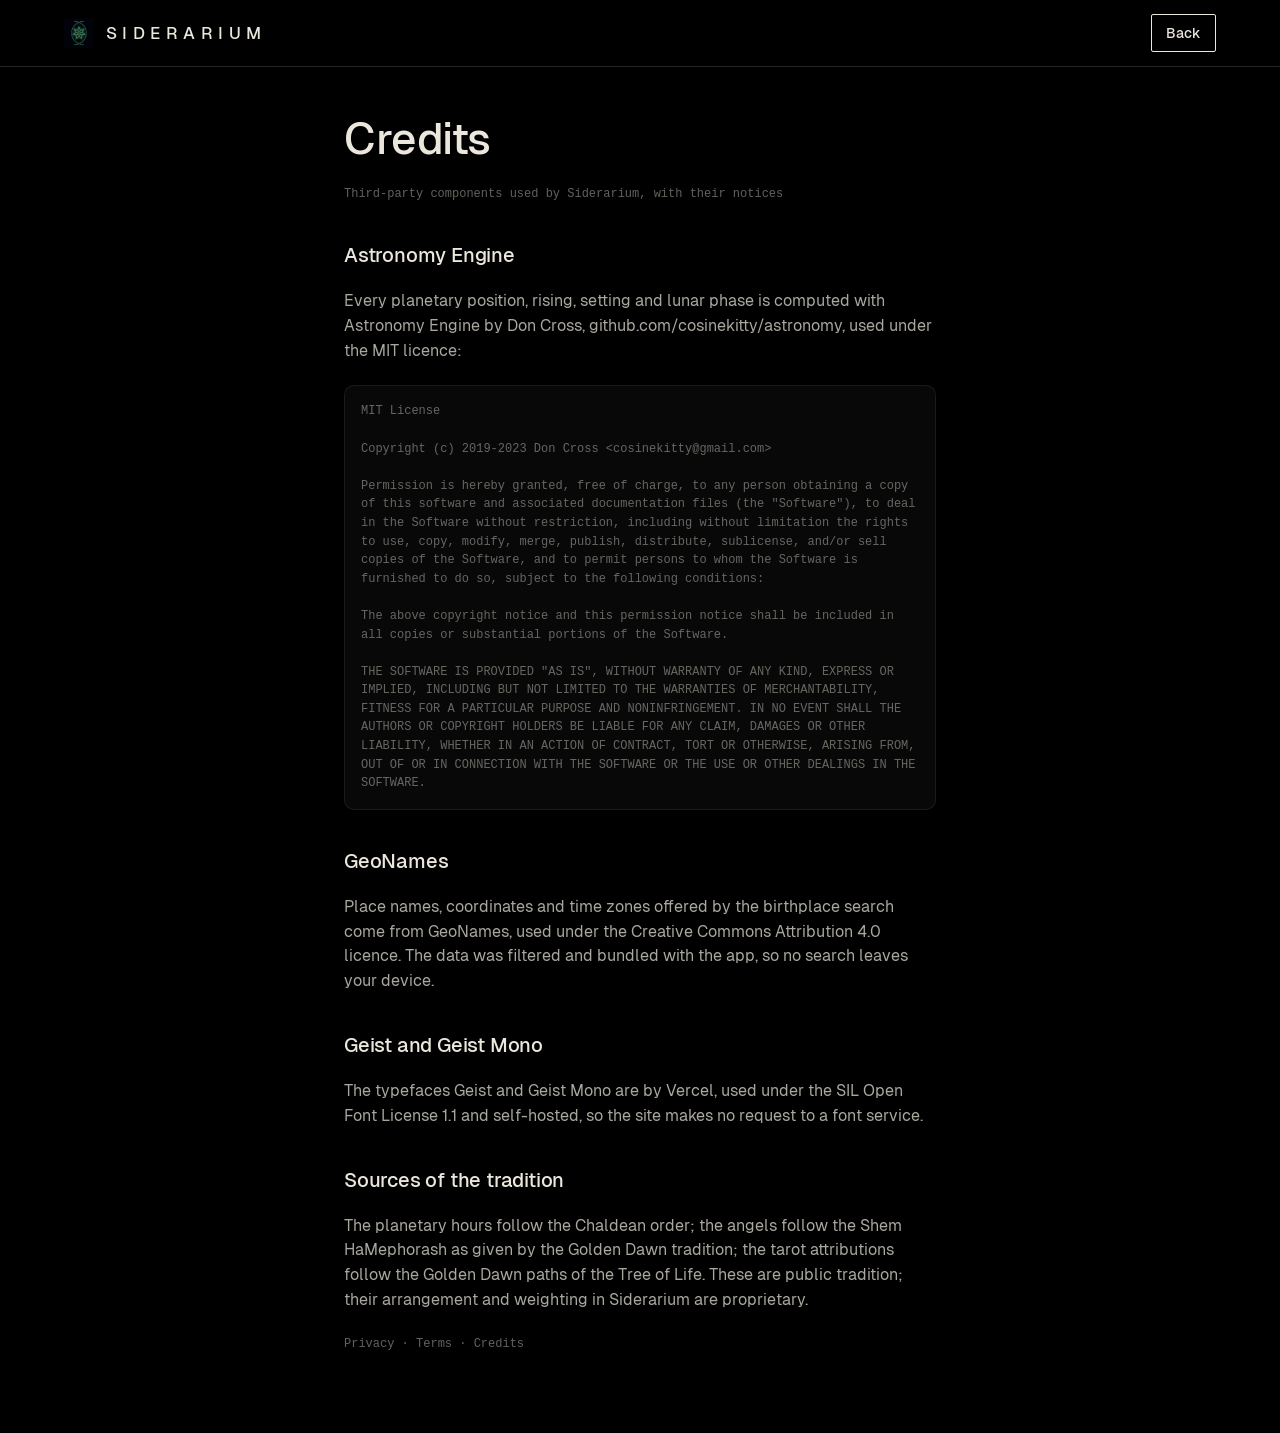
<file: credits.html>
<!doctype html>
<html lang="en">
<head>
<meta charset="utf-8">
<meta name="viewport" content="width=device-width, initial-scale=1, viewport-fit=cover">
<meta http-equiv="Content-Security-Policy" content="default-src 'self'; script-src 'self'; style-src 'self' 'unsafe-inline'; img-src 'self'; font-src 'self'; connect-src 'none'; frame-src 'self'; object-src 'none'; base-uri 'none'; form-action 'none'">
<meta name="theme-color" content="#000000">
<title>Siderarium · credits</title>

<link rel="icon" type="image/png" sizes="32x32" href="img/siderarium-32.png">
<link rel="icon" type="image/png" sizes="192x192" href="img/siderarium-192.png">
<style>
@font-face { font-family: Geist; font-weight: 400; font-display: swap; src: url("fonts/Geist-Regular.woff2") format("woff2"); }
@font-face { font-family: Geist; font-weight: 500; font-display: swap; src: url("fonts/Geist-Medium.woff2") format("woff2"); }
</style>
<link rel="stylesheet" href="style.css">
<style>
  .doc { max-width: 720px; padding-top: 48px; padding-bottom: 80px; display: grid; gap: 22px; }
  .doc h1 { font-size: clamp(30px, 4vw, 44px); line-height: 1.1; }
  .doc h2 { font-size: 20px; margin-top: 18px; }
  .doc p, .doc li { color: var(--ink-2); font-size: 16px; }
  .doc ul { margin: 0; padding-left: 20px; display: grid; gap: 8px; }
  .doc .meta { font-family: var(--mono); font-size: 12px; color: var(--ink-3); }
</style>
</head>
<body>
<header class="bar">
  <a class="brand" href="index.html" aria-label="Siderarium"><img src="img/siderarium-192.png" alt=""><span class="mark">SIDERARIUM</span></a>
  <nav><a class="btn small" href="index.html">Back</a></nav>
</header>
<main class="wrap doc">
  <h1>Credits</h1>
  <p class="meta">Third-party components used by Siderarium, with their notices</p>

  <h2>Astronomy Engine</h2>
  <p>Every planetary position, rising, setting and lunar phase is computed with Astronomy Engine by Don Cross, <a href="https://github.com/cosinekitty/astronomy">github.com/cosinekitty/astronomy</a>, used under the MIT licence:</p>
  <pre class="lic">MIT License

Copyright (c) 2019-2023 Don Cross &lt;cosinekitty@gmail.com&gt;

Permission is hereby granted, free of charge, to any person obtaining a copy of this software and associated documentation files (the &quot;Software&quot;), to deal in the Software without restriction, including without limitation the rights to use, copy, modify, merge, publish, distribute, sublicense, and/or sell copies of the Software, and to permit persons to whom the Software is furnished to do so, subject to the following conditions:

The above copyright notice and this permission notice shall be included in all copies or substantial portions of the Software.

THE SOFTWARE IS PROVIDED &quot;AS IS&quot;, WITHOUT WARRANTY OF ANY KIND, EXPRESS OR IMPLIED, INCLUDING BUT NOT LIMITED TO THE WARRANTIES OF MERCHANTABILITY, FITNESS FOR A PARTICULAR PURPOSE AND NONINFRINGEMENT. IN NO EVENT SHALL THE AUTHORS OR COPYRIGHT HOLDERS BE LIABLE FOR ANY CLAIM, DAMAGES OR OTHER LIABILITY, WHETHER IN AN ACTION OF CONTRACT, TORT OR OTHERWISE, ARISING FROM, OUT OF OR IN CONNECTION WITH THE SOFTWARE OR THE USE OR OTHER DEALINGS IN THE SOFTWARE.</pre>

  <h2>GeoNames</h2>
  <p>Place names, coordinates and time zones offered by the birthplace search come from <a href="https://www.geonames.org/">GeoNames</a>, used under the <a href="https://creativecommons.org/licenses/by/4.0/">Creative Commons Attribution 4.0</a> licence. The data was filtered and bundled with the app, so no search leaves your device.</p>

  <h2>Geist and Geist Mono</h2>
  <p>The typefaces Geist and Geist Mono are by Vercel, used under the <a href="https://openfontlicense.org">SIL Open Font License 1.1</a> and self-hosted, so the site makes no request to a font service.</p>

  <h2>Sources of the tradition</h2>
  <p>The planetary hours follow the Chaldean order; the angels follow the Shem HaMephorash as given by the Golden Dawn tradition; the tarot attributions follow the Golden Dawn paths of the Tree of Life. These are public tradition; their arrangement and weighting in Siderarium are proprietary.</p>
  <p class="meta"><a href="privacy.html">Privacy</a> · <a href="terms.html">Terms</a> · <a href="credits.html">Credits</a></p>
</main>
</body>
</html>
</file>
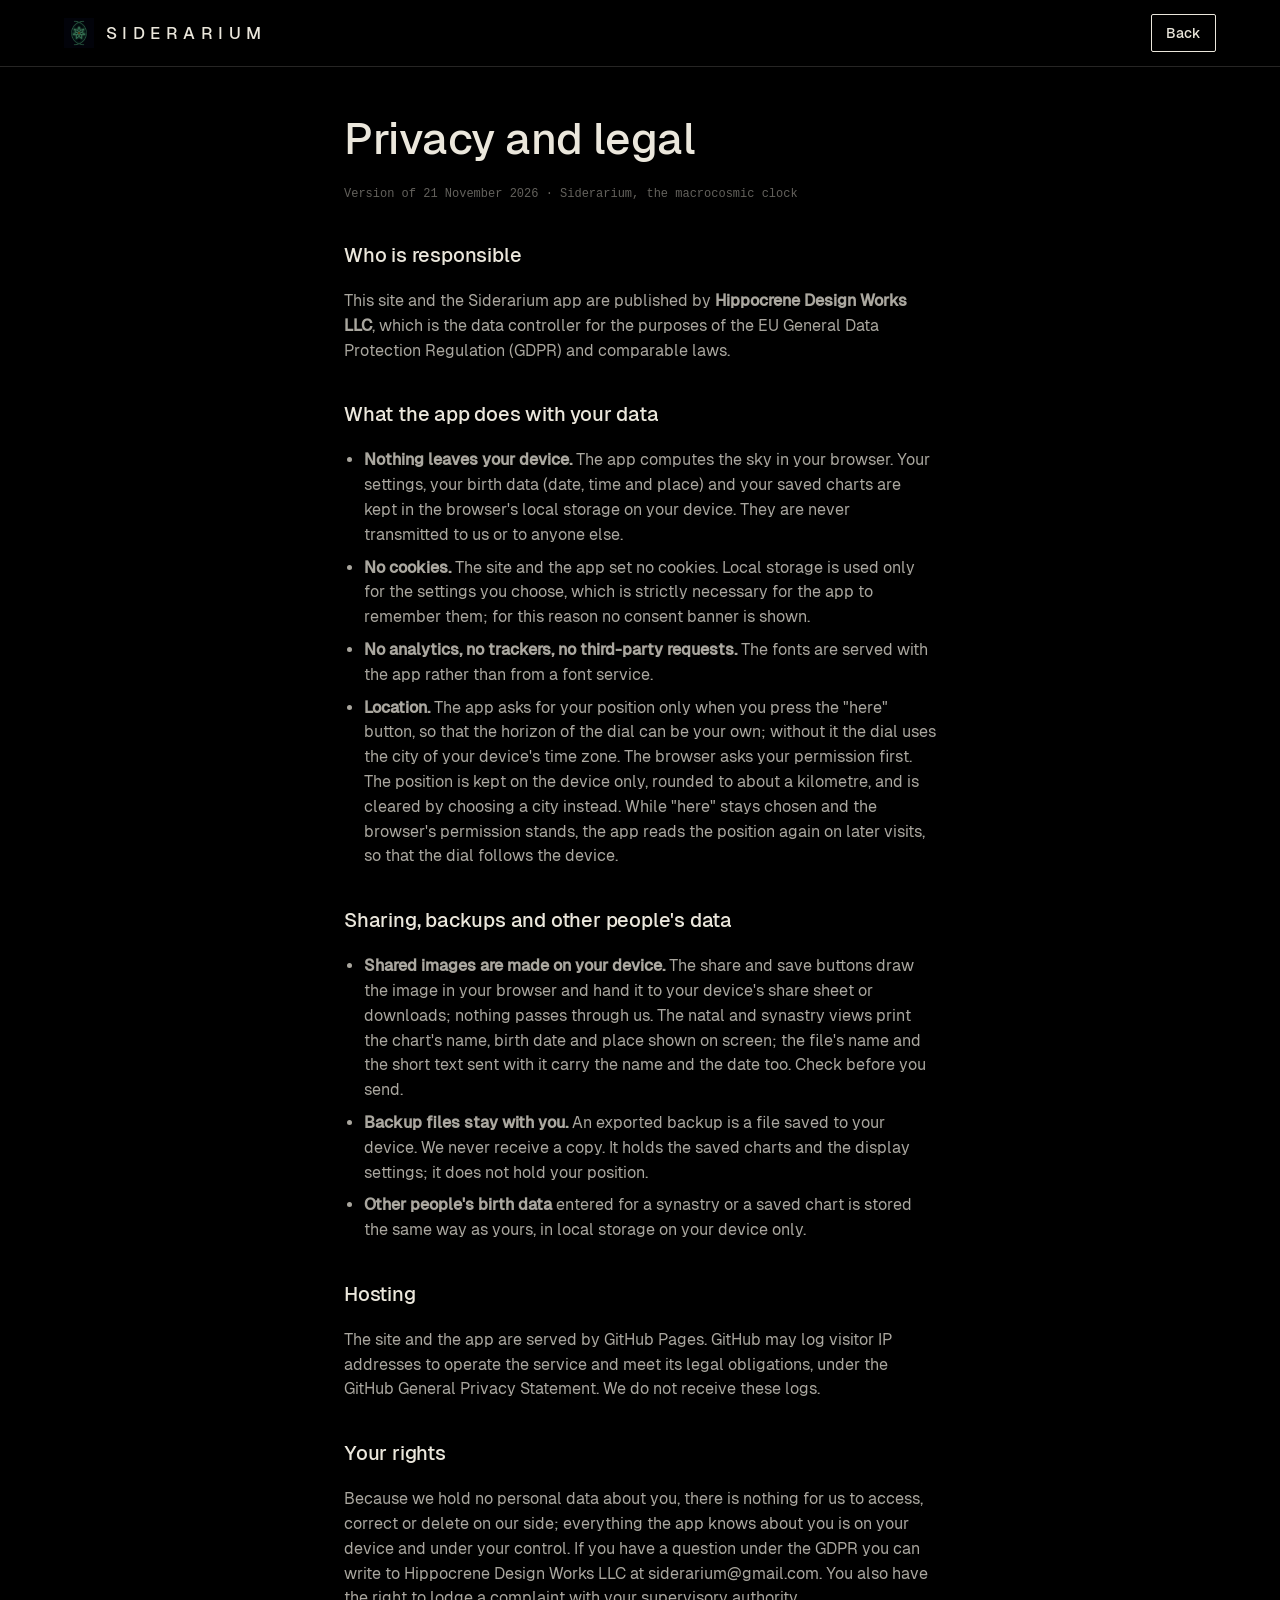
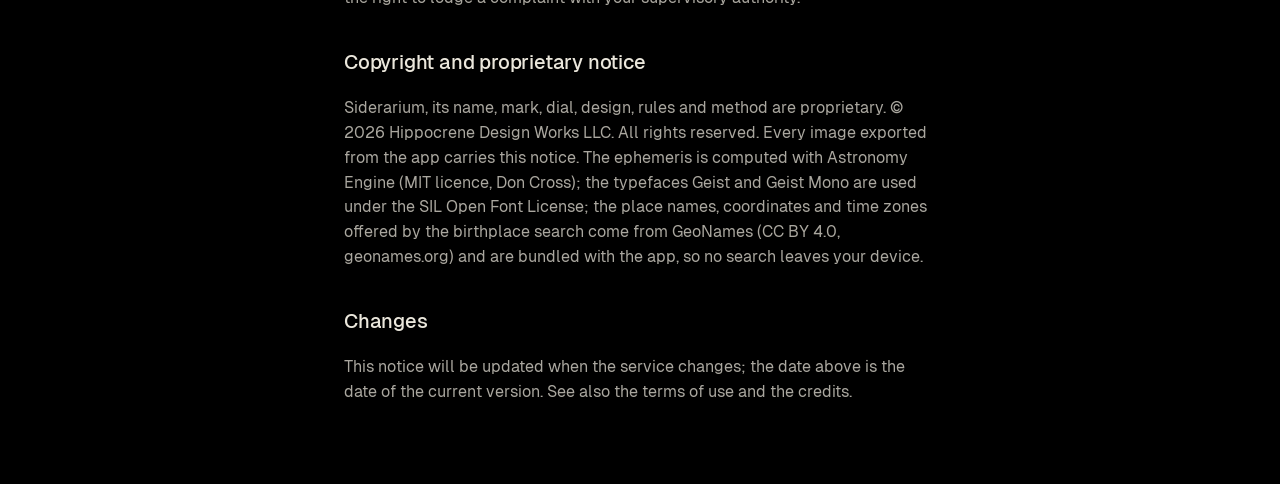
<file: privacy.html>
<!doctype html>
<html lang="en">
<head>
<meta charset="utf-8">
<meta name="viewport" content="width=device-width, initial-scale=1, viewport-fit=cover">
<meta http-equiv="Content-Security-Policy" content="default-src 'self'; script-src 'self'; style-src 'self' 'unsafe-inline'; img-src 'self'; font-src 'self'; connect-src 'none'; frame-src 'self'; object-src 'none'; base-uri 'none'; form-action 'none'">
<meta name="theme-color" content="#000000">
<title>Siderarium · privacy</title>
<meta name="robots" content="noindex">
<link rel="icon" type="image/png" sizes="32x32" href="img/siderarium-32.png">
<link rel="icon" type="image/png" sizes="192x192" href="img/siderarium-192.png">
<style>
@font-face { font-family: Geist; font-weight: 400; font-display: swap; src: url("fonts/Geist-Regular.woff2") format("woff2"); }
@font-face { font-family: Geist; font-weight: 500; font-display: swap; src: url("fonts/Geist-Medium.woff2") format("woff2"); }
</style>
<link rel="stylesheet" href="style.css">
<style>
  .doc { max-width: 720px; padding-top: 48px; padding-bottom: 80px; display: grid; gap: 22px; }
  .doc h1 { font-size: clamp(30px, 4vw, 44px); line-height: 1.1; }
  .doc h2 { font-size: 20px; margin-top: 18px; }
  .doc p, .doc li { color: var(--ink-2); font-size: 16px; }
  .doc ul { margin: 0; padding-left: 20px; display: grid; gap: 8px; }
  .doc .meta { font-family: var(--mono); font-size: 12px; color: var(--ink-3); }
</style>
</head>
<body>
<header class="bar">
  <a class="brand" href="index.html" aria-label="Siderarium"><img src="img/siderarium-192.png" alt=""><span class="mark">SIDERARIUM</span></a>
  <nav><a class="btn small" href="index.html">Back</a></nav>
</header>
<main class="wrap doc">
  <h1>Privacy and legal</h1>
  <p class="meta">Version of 21 November 2026 · Siderarium, the macrocosmic clock</p>

  <h2>Who is responsible</h2>
  <p>This site and the Siderarium app are published by <strong>Hippocrene Design Works LLC</strong>, which is the data controller for the purposes of the EU General Data Protection Regulation (GDPR) and comparable laws.</p>

  <h2>What the app does with your data</h2>
  <ul>
    <li><strong>Nothing leaves your device.</strong> The app computes the sky in your browser. Your settings, your birth data (date, time and place) and your saved charts are kept in the browser's local storage on your device. They are never transmitted to us or to anyone else.</li>
    <li><strong>No cookies.</strong> The site and the app set no cookies. Local storage is used only for the settings you choose, which is strictly necessary for the app to remember them; for this reason no consent banner is shown.</li>
    <li><strong>No analytics, no trackers, no third-party requests.</strong> The fonts are served with the app rather than from a font service.</li>
    <li><strong>Location.</strong> The app asks for your position only when you press the "here" button, so that the horizon of the dial can be your own; without it the dial uses the city of your device's time zone. The browser asks your permission first. The position is kept on the device only, rounded to about a kilometre, and is cleared by choosing a city instead. While "here" stays chosen and the browser's permission stands, the app reads the position again on later visits, so that the dial follows the device.</li>
  </ul>

  <h2>Sharing, backups and other people's data</h2>
  <ul>
    <li><strong>Shared images are made on your device.</strong> The share and save buttons draw the image in your browser and hand it to your device's share sheet or downloads; nothing passes through us. The natal and synastry views print the chart's name, birth date and place shown on screen; the file's name and the short text sent with it carry the name and the date too. Check before you send.</li>
    <li><strong>Backup files stay with you.</strong> An exported backup is a file saved to your device. We never receive a copy. It holds the saved charts and the display settings; it does not hold your position.</li>
    <li><strong>Other people's birth data</strong> entered for a synastry or a saved chart is stored the same way as yours, in local storage on your device only.</li>
  </ul>

  <h2>Hosting</h2>
  <p>The site and the app are served by GitHub Pages. GitHub may log visitor IP addresses to operate the service and meet its legal obligations, under the <a href="https://docs.github.com/en/site-policy/privacy-policies/github-general-privacy-statement">GitHub General Privacy Statement</a>. We do not receive these logs.</p>

  <h2>Your rights</h2>
  <p>Because we hold no personal data about you, there is nothing for us to access, correct or delete on our side; everything the app knows about you is on your device and under your control. If you have a question under the GDPR you can write to Hippocrene Design Works LLC at <a href="mailto:siderarium@gmail.com">siderarium@gmail.com</a>. You also have the right to lodge a complaint with your supervisory authority.</p>

  <h2>Copyright and proprietary notice</h2>
  <p>Siderarium, its name, mark, dial, design, rules and method are proprietary. © 2026 Hippocrene Design Works LLC. All rights reserved. Every image exported from the app carries this notice. The ephemeris is computed with Astronomy Engine (MIT licence, Don Cross); the typefaces Geist and Geist Mono are used under the SIL Open Font License; the place names, coordinates and time zones offered by the birthplace search come from GeoNames (CC BY 4.0, geonames.org) and are bundled with the app, so no search leaves your device.</p>

  <h2>Changes</h2>
  <p>This notice will be updated when the service changes; the date above is the date of the current version. See also the <a href="terms.html">terms of use</a> and the <a href="credits.html">credits</a>.</p>
</main>
</body>
</html>
</file>
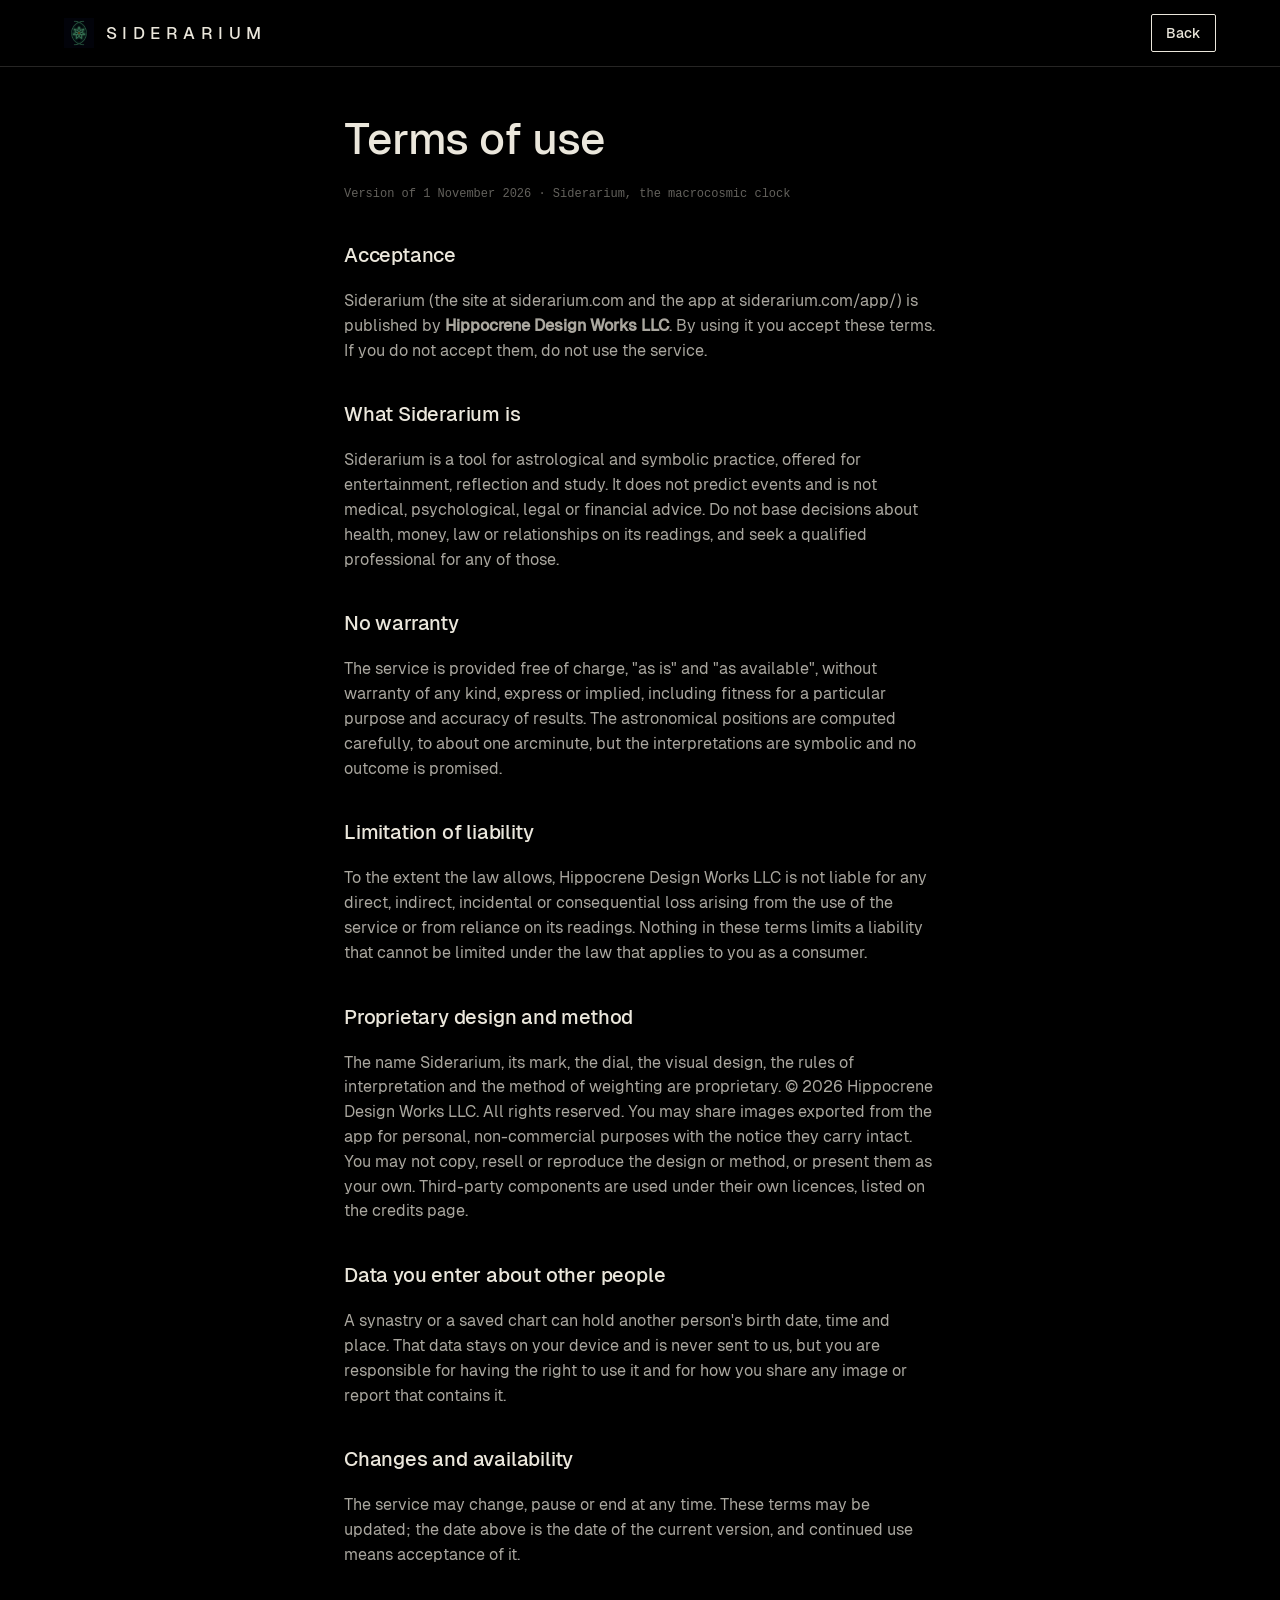
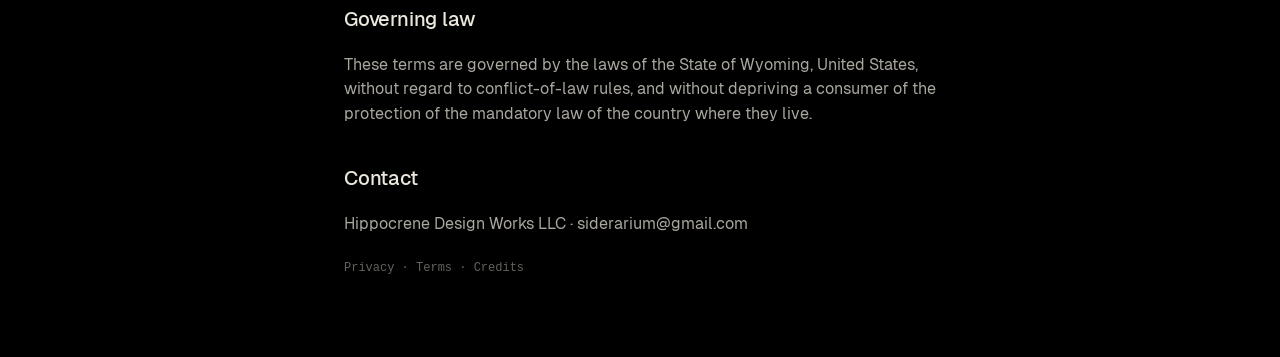
<file: terms.html>
<!doctype html>
<html lang="en">
<head>
<meta charset="utf-8">
<meta name="viewport" content="width=device-width, initial-scale=1, viewport-fit=cover">
<meta http-equiv="Content-Security-Policy" content="default-src 'self'; script-src 'self'; style-src 'self' 'unsafe-inline'; img-src 'self'; font-src 'self'; connect-src 'none'; frame-src 'self'; object-src 'none'; base-uri 'none'; form-action 'none'">
<meta name="theme-color" content="#000000">
<title>Siderarium · terms of use</title>

<link rel="icon" type="image/png" sizes="32x32" href="img/siderarium-32.png">
<link rel="icon" type="image/png" sizes="192x192" href="img/siderarium-192.png">
<style>
@font-face { font-family: Geist; font-weight: 400; font-display: swap; src: url("fonts/Geist-Regular.woff2") format("woff2"); }
@font-face { font-family: Geist; font-weight: 500; font-display: swap; src: url("fonts/Geist-Medium.woff2") format("woff2"); }
</style>
<link rel="stylesheet" href="style.css">
<style>
  .doc { max-width: 720px; padding-top: 48px; padding-bottom: 80px; display: grid; gap: 22px; }
  .doc h1 { font-size: clamp(30px, 4vw, 44px); line-height: 1.1; }
  .doc h2 { font-size: 20px; margin-top: 18px; }
  .doc p, .doc li { color: var(--ink-2); font-size: 16px; }
  .doc ul { margin: 0; padding-left: 20px; display: grid; gap: 8px; }
  .doc .meta { font-family: var(--mono); font-size: 12px; color: var(--ink-3); }
</style>
</head>
<body>
<header class="bar">
  <a class="brand" href="index.html" aria-label="Siderarium"><img src="img/siderarium-192.png" alt=""><span class="mark">SIDERARIUM</span></a>
  <nav><a class="btn small" href="index.html">Back</a></nav>
</header>
<main class="wrap doc">
  <h1>Terms of use</h1>
  <p class="meta">Version of 1 November 2026 · Siderarium, the macrocosmic clock</p>

  <h2>Acceptance</h2>
  <p>Siderarium (the site at siderarium.com and the app at siderarium.com/app/) is published by <strong>Hippocrene Design Works LLC</strong>. By using it you accept these terms. If you do not accept them, do not use the service.</p>

  <h2>What Siderarium is</h2>
  <p>Siderarium is a tool for astrological and symbolic practice, offered for entertainment, reflection and study. It does not predict events and is not medical, psychological, legal or financial advice. Do not base decisions about health, money, law or relationships on its readings, and seek a qualified professional for any of those.</p>

  <h2>No warranty</h2>
  <p>The service is provided free of charge, "as is" and "as available", without warranty of any kind, express or implied, including fitness for a particular purpose and accuracy of results. The astronomical positions are computed carefully, to about one arcminute, but the interpretations are symbolic and no outcome is promised.</p>

  <h2>Limitation of liability</h2>
  <p>To the extent the law allows, Hippocrene Design Works LLC is not liable for any direct, indirect, incidental or consequential loss arising from the use of the service or from reliance on its readings. Nothing in these terms limits a liability that cannot be limited under the law that applies to you as a consumer.</p>

  <h2>Proprietary design and method</h2>
  <p>The name Siderarium, its mark, the dial, the visual design, the rules of interpretation and the method of weighting are proprietary. © 2026 Hippocrene Design Works LLC. All rights reserved. You may share images exported from the app for personal, non-commercial purposes with the notice they carry intact. You may not copy, resell or reproduce the design or method, or present them as your own. Third-party components are used under their own licences, listed on the <a href="credits.html">credits</a> page.</p>

  <h2>Data you enter about other people</h2>
  <p>A synastry or a saved chart can hold another person's birth date, time and place. That data stays on your device and is never sent to us, but you are responsible for having the right to use it and for how you share any image or report that contains it.</p>

  <h2>Changes and availability</h2>
  <p>The service may change, pause or end at any time. These terms may be updated; the date above is the date of the current version, and continued use means acceptance of it.</p>

  <h2>Governing law</h2>
  <p>These terms are governed by the laws of the State of Wyoming, United States, without regard to conflict-of-law rules, and without depriving a consumer of the protection of the mandatory law of the country where they live.</p>

  <h2>Contact</h2>
  <p>Hippocrene Design Works LLC · <a href="mailto:siderarium@gmail.com">siderarium@gmail.com</a></p>
  <p class="meta"><a href="privacy.html">Privacy</a> · <a href="terms.html">Terms</a> · <a href="credits.html">Credits</a></p>
</main>
</body>
</html>
</file>
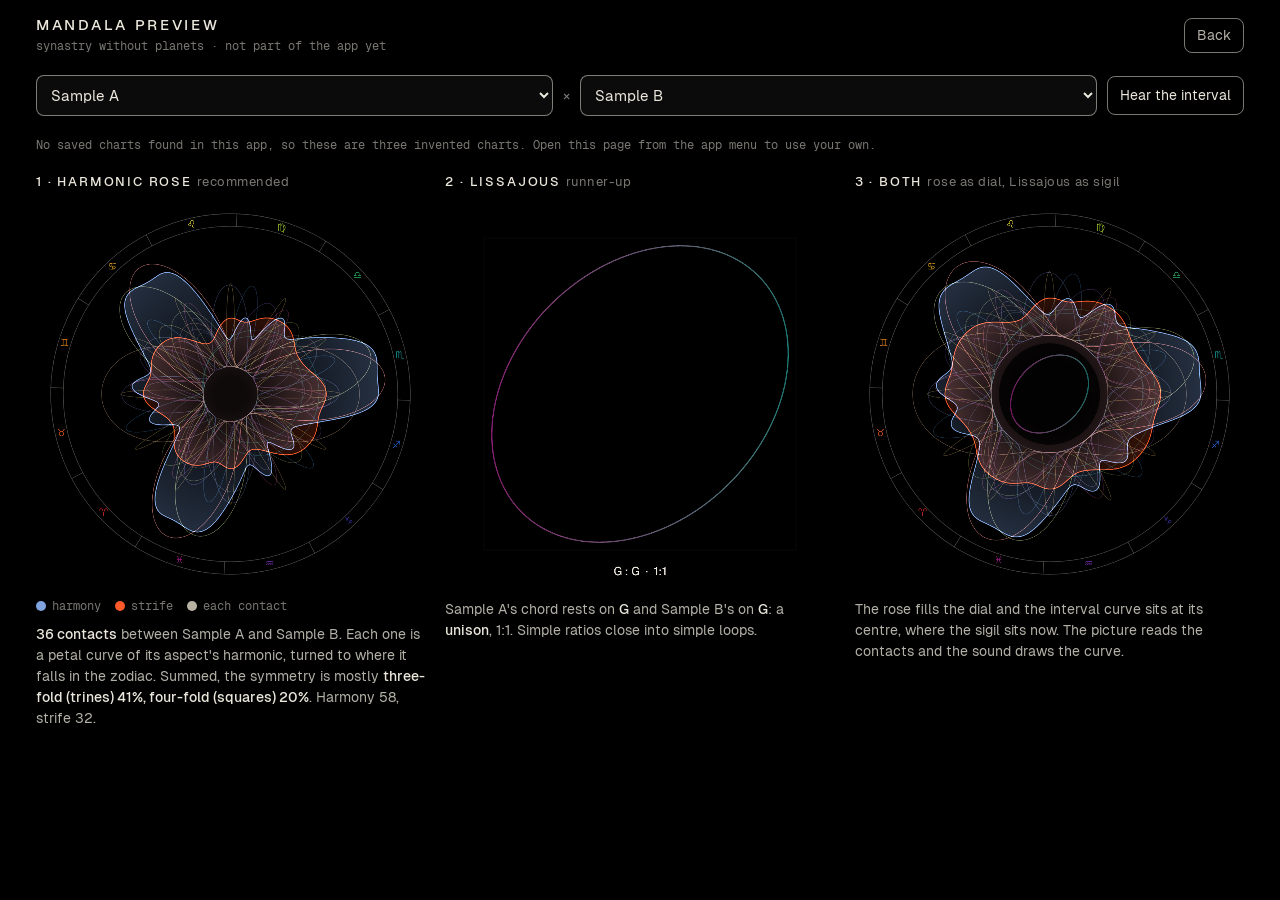
<file: app/lab.html>
<!doctype html>
<html lang="en">
<head>
<meta charset="utf-8">
<meta name="viewport" content="width=device-width, initial-scale=1, viewport-fit=cover">
<meta name="theme-color" content="#000000">
<meta name="robots" content="noindex">
<title>Siderarium · mandala preview</title>
<link rel="icon" type="image/png" href="icons/siderarium-192.png">
<style>
  @font-face { font-family: Geist; font-weight: 400; font-display: swap; src: url("fonts/Geist-Regular.woff2") format("woff2"); }
  @font-face { font-family: Geist; font-weight: 500; font-display: swap; src: url("fonts/Geist-Medium.woff2") format("woff2"); }
  @font-face { font-family: "Geist Mono"; font-weight: 400; font-display: swap; src: url("fonts/GeistMono-Regular.woff2") format("woff2"); }
  :root { --ink: #ebe7dc; --ink-2: rgba(235, 231, 220, 0.76); --ink-3: rgba(235, 231, 220, 0.52); --sans: Geist, "Helvetica Neue", Arial, sans-serif; --mono: "Geist Mono", ui-monospace, Menlo, monospace; color-scheme: dark; }
  *, *::before, *::after { box-sizing: border-box; }
  body { margin: 0; color: var(--ink); font-family: var(--sans); -webkit-text-size-adjust: 100%; }
  html, body { height: auto; min-height: 100%; background: #000; }
  body { overflow-x: hidden; overflow-y: auto; }
  .lab { max-width: 1240px; margin: 0 auto; padding: max(16px, env(safe-area-inset-top)) 16px 64px; display: grid; gap: 20px; }
  .lab header { display: flex; align-items: center; justify-content: space-between; gap: 12px; }
  .lab h1 { font: 500 15px/1.2 var(--sans); letter-spacing: 0.18em; text-transform: uppercase; margin: 0; }
  .lab h1 small { display: block; font: 400 12px/1.4 var(--mono); letter-spacing: 0; text-transform: none; color: var(--ink-3); margin-top: 4px; }
  .lab a.back { color: var(--ink-2); font: 400 14px var(--sans); text-decoration: none; border: 1px solid var(--ink-3); border-radius: 8px; padding: 8px 12px; }
  .pick { display: grid; grid-template-columns: 1fr auto 1fr auto; gap: 10px; align-items: center; }
  .pick select { width: 100%; min-width: 0; background: #0b0b0b; color: var(--ink); border: 1px solid var(--ink-3); border-radius: 8px; padding: 10px; font: 400 15px var(--sans); }
  .pick .x { color: var(--ink-3); font: 400 15px var(--sans); }
  .pick button { background: none; color: var(--ink); border: 1px solid var(--ink-3); border-radius: 8px; padding: 10px 12px; font: 400 14px var(--sans); white-space: nowrap; }
  .pick button.on { border-color: var(--ink); }
  .note { color: var(--ink-3); font: 400 12px/1.5 var(--mono); margin: 0; }
  .panels { display: grid; grid-template-columns: repeat(3, minmax(0, 1fr)); gap: 20px; }
  .panel { display: grid; gap: 10px; align-content: start; }
  .panel canvas { width: 100%; aspect-ratio: 1; display: block; }
  .panel h2 { font: 500 13px/1.2 var(--sans); letter-spacing: 0.14em; text-transform: uppercase; margin: 0; color: var(--ink); }
  .panel h2 span { color: var(--ink-3); letter-spacing: 0.04em; text-transform: none; font-weight: 400; }
  .panel p { margin: 0; color: var(--ink-2); font: 400 14px/1.5 var(--sans); }
  .panel p b { color: var(--ink); font-weight: 500; }
  .legend { display: flex; gap: 14px; flex-wrap: wrap; color: var(--ink-3); font: 400 12px var(--mono); }
  .legend i { display: inline-block; width: 10px; height: 10px; border-radius: 50%; margin-right: 6px; vertical-align: -1px; }
  @media (max-width: 860px) {
    .panels { grid-template-columns: 1fr; }
    .pick { grid-template-columns: 1fr auto 1fr; }
    .pick button { grid-column: 1 / -1; }
  }
</style>
</head>
<body>
<main class="lab">
  <header>
    <h1>Mandala preview<small>synastry without planets · not part of the app yet</small></h1>
    <a class="back" href="./">Back</a>
  </header>
  <div class="pick">
    <select id="a" aria-label="first chart"></select><span class="x">×</span><select id="b" aria-label="second chart"></select>
    <button id="play" aria-pressed="false">Hear the interval</button>
  </div>
  <p class="note" id="src"></p>
  <section class="panels">
    <div class="panel">
      <h2>1 · Harmonic rose <span>recommended</span></h2>
      <canvas id="rose" width="1080" height="1080"></canvas>
      <div class="legend"><span><i style="background:#7fa4e0"></i>harmony</span><span><i style="background:#ff5a2a"></i>strife</span><span><i style="background:#b8b2a4"></i>each contact</span></div>
      <p id="rose-t"></p>
    </div>
    <div class="panel">
      <h2>2 · Lissajous <span>runner-up</span></h2>
      <canvas id="liss" width="1080" height="1080"></canvas>
      <p id="liss-t"></p>
    </div>
    <div class="panel">
      <h2>3 · Both <span>rose as dial, Lissajous as sigil</span></h2>
      <canvas id="both" width="1080" height="1080"></canvas>
      <p>The rose fills the dial and the interval curve sits at its centre, where the sigil sits now. The picture reads the contacts and the sound draws the curve.</p>
    </div>
  </section>
</main>
<script src="js/vendor/astronomy.browser.min.js"></script>
<script src="js/color.js"></script>
<script src="js/correspondences.js"></script>
<script src="js/i18n.js"></script>
<script src="js/engine.js"></script>
<script src="js/tikkun.js"></script>
<script src="js/synastry.js"></script>
<script>
(function () {
  const SD = window.SD, E = SD.engine, C = SD.corr, K = SD.color;
  const get = (k, d) => { try { const v = localStorage.getItem('cw.' + k); return v == null ? d : JSON.parse(v); } catch (e) { return d; } };
  const houses = get('houses', 'regiomontanus');
  /* the charts saved on this device; two invented ones when fewer than two are saved */
  let charts = (get('charts', []) || []).filter(c => c && c.date && c.place);
  const natal = get('natal', null);
  if (natal && natal.date && natal.place && !charts.some(c => c.id === natal.id)) charts.unshift(natal);
  const sample = charts.length < 2;
  if (sample) charts = [
    { id: 's1', name: 'Sample A', date: '1984-03-12T08:20:00Z', place: { name: 'Milan', lat: 45.464, lon: 9.19, tz: 'Europe/Rome' } },
    { id: 's2', name: 'Sample B', date: '1987-11-02T21:45:00Z', place: { name: 'Madrid', lat: 40.417, lon: -3.704, tz: 'Europe/Madrid' } },
    { id: 's3', name: 'Sample C', date: '1979-07-23T15:05:00Z', place: { name: 'Lisbon', lat: 38.722, lon: -9.139, tz: 'Europe/Lisbon' } }];
  document.getElementById('src').textContent = sample
    ? 'No saved charts found in this app, so these are three invented charts. Open this page from the app menu to use your own.'
    : `${charts.length} charts saved on this device. Nothing leaves it.`;
  const selA = document.getElementById('a'), selB = document.getElementById('b');
  const opt = c => `<option value="${String(c.id).replace(/"/g, '')}">${(c.name || 'unnamed').replace(/[<&]/g, '')}</option>`;
  selA.innerHTML = selB.innerHTML = charts.map(opt).join('');
  const qp = new URLSearchParams(location.search);
  selA.value = qp.get('a') || charts[0].id; selB.value = qp.get('b') || charts[1].id;

  const cache = new Map();
  const stateOf = c => { const k = c.id + c.date; if (!cache.has(k)) cache.set(k, E.compute(new Date(c.date), c.place, { houses })); return cache.get(k); };
  const HARM = { conjunction: 1, opposition: 2, trine: 3, square: 4, sextile: 6, quincunx: 12 };
  const HARM_WORD = { 1: 'one-fold (conjunctions)', 2: 'two-fold (oppositions)', 3: 'three-fold (trines)', 4: 'four-fold (squares)', 6: 'six-fold (sextiles)', 12: 'twelve-fold (quincunxes)' };
  const NOTE = ['C', 'C♯', 'D', 'E♭', 'E', 'F', 'F♯', 'G', 'A♭', 'A', 'B♭', 'B'];
  /* just intonation for the twelve intervals: the ratio is the figure */
  const RATIO = [[1, 1, 'unison'], [16, 15, 'minor second'], [9, 8, 'major second'], [6, 5, 'minor third'], [5, 4, 'major third'], [4, 3, 'fourth'],
    [45, 32, 'tritone'], [3, 2, 'fifth'], [8, 5, 'minor sixth'], [5, 3, 'major sixth'], [9, 5, 'minor seventh'], [15, 8, 'major seventh']];
  const HARMONY = '#7fa4e0', STRIFE = '#ff5a2a', INK = '#ebe7dc';
  const reduced = window.matchMedia && matchMedia('(prefers-reduced-motion: reduce)').matches;

  let P = null;
  function build() {
    const ca = charts.find(c => c.id == selA.value), cb = charts.find(c => c.id == selB.value);
    if (!ca || !cb) return;
    const A = stateOf(ca), B = stateOf(cb);
    const syn = SD.synastry.of(A, B, { at: new Date(), type: 'other', noTimeA: !!ca.unknownTime, noTimeB: !!cb.unknownTime });
    const lonA = k => k === 'ascendant' ? A.asc : k === 'midheaven' ? A.mc : A.bodies[k] && A.bodies[k].lon;
    const lonB = k => k === 'ascendant' ? B.asc : k === 'midheaven' ? B.mc : B.bodies[k] && B.bodies[k].lon;
    const sCol = lon => Number.isFinite(lon) ? C.SIGNS[Math.floor(((lon % 360) + 360) % 360 / 30)].color : '#b8b2a4';
    const cs = syn.contacts.filter(c => HARM[c.aspect] && lonA(c.a) != null).map(c => ({ ...c, n: HARM[c.aspect], th: lonA(c.a), col: K.mixLight(sCol(lonA(c.a)), sCol(lonB(c.b)), 0.5) }));
    const wMax = cs.reduce((t, c) => t + c.w, 0) || 1;
    const byN = {}; for (const c of cs) byN[c.n] = (byN[c.n] || 0) + c.w;
    const top = Object.entries(byN).sort((x, y) => y[1] - x[1]).slice(0, 2).map(([n, w]) => `${HARM_WORD[n]} ${Math.round(100 * w / wMax)}%`);
    const ra = A.chord.root, rb = B.chord.root, iv = ((rb - ra) % 12 + 12) % 12, [p, q, name] = RATIO[iv];
    P = { A, B, ca, cb, syn, cs, wMax, top, ra, rb, iv, p, q, name, asc: ca.unknownTime ? 0 : A.asc };
    const h = Math.round(100 * syn.harmony), s = Math.round(100 * syn.strife);
    document.getElementById('rose-t').innerHTML = `<b>${cs.length} contacts</b> between ${esc(ca.name)} and ${esc(cb.name)}. Each one is a petal curve of its aspect's harmonic, turned to where it falls in the zodiac. Summed, the symmetry is mostly <b>${top.join(', ')}</b>. Harmony ${h}, strife ${s}.`;
    document.getElementById('liss-t').innerHTML = `${esc(ca.name)}'s chord rests on <b>${NOTE[ra]}</b> and ${esc(cb.name)}'s on <b>${NOTE[rb]}</b>: a <b>${name}</b>, ${p}:${q}. ${p + q <= 7 ? 'Simple ratios close into simple loops.' : p + q <= 13 ? 'A middle ratio draws a woven knot.' : 'A complex ratio tangles into a dense mesh.'}`;
    history.replaceState(null, '', `?a=${encodeURIComponent(ca.id)}&b=${encodeURIComponent(cb.id)}`);
    if (audio.on) tone(true);
  }
  const esc = t => String(t || '').replace(/[&<>"]/g, ch => ({ '&': '&amp;', '<': '&lt;', '>': '&gt;', '"': '&quot;' }[ch]));

  /* screen angle of a longitude: the first chart's Ascendant on the left, the zodiac counter-clockwise, as on the dial */
  const ang = lon => Math.PI - (lon - P.asc) * Math.PI / 180;

  function ring(ctx, S, R) {
    ctx.strokeStyle = 'rgba(235,231,220,0.28)'; ctx.lineWidth = S * 0.0018;
    ctx.beginPath(); ctx.arc(S / 2, S / 2, R, 0, 2 * Math.PI); ctx.stroke();
    ctx.beginPath(); ctx.arc(S / 2, S / 2, R * 1.075, 0, 2 * Math.PI); ctx.stroke();
    ctx.font = `${Math.round(S * 0.026)}px Geist, sans-serif`; ctx.textAlign = 'center'; ctx.textBaseline = 'middle';
    const GL = ['♈', '♉', '♊', '♋', '♌', '♍', '♎', '♏', '♐', '♑', '♒', '♓'];
    for (let i = 0; i < 12; i++) {
      const a0 = ang(i * 30), am = ang(i * 30 + 15);
      ctx.beginPath(); ctx.moveTo(S / 2 + Math.cos(a0) * R, S / 2 - Math.sin(a0) * R); ctx.lineTo(S / 2 + Math.cos(a0) * R * 1.075, S / 2 - Math.sin(a0) * R * 1.075); ctx.stroke();
      ctx.fillStyle = C.SIGNS[i].color; ctx.globalAlpha = 0.85;
      ctx.fillText(GL[i] + '︎', S / 2 + Math.cos(am) * R * 1.0375, S / 2 - Math.sin(am) * R * 1.0375); ctx.globalAlpha = 1;
    }
  }
  /* one contact's petals: a raised cosine of its harmonic, sharpened so the petals separate */
  const petal = (n, th, a) => { const x = (1 + Math.cos(n * (a - th))) / 2; return Math.pow(x, 1.5 + n * 0.75); };
  function rose(ctx, S, R0, R1, t) {
    const STEPS = 720, breathe = reduced ? 1 : 1 + 0.025 * Math.sin(t * 0.6);
    const curve = f => { const pts = []; for (let i = 0; i <= STEPS; i++) { const lon = i / STEPS * 360, a = ang(lon), r = R0 + (R1 - R0) * Math.sqrt(Math.max(0, f(lon * Math.PI / 180))) * breathe; pts.push([S / 2 + Math.cos(a) * r, S / 2 - Math.sin(a) * r]); } return pts; };
    const path = pts => { ctx.beginPath(); pts.forEach(([x, y], i) => i ? ctx.lineTo(x, y) : ctx.moveTo(x, y)); ctx.closePath(); };
    // normalise so the strongest direction reaches the outer radius
    const sum = (key, lr) => P.cs.reduce((t, c) => t + c[key] * petal(c.n, c.th * Math.PI / 180, lr), 0);
    let mx = 0; for (let i = 0; i < 360; i++) { const lr = i * Math.PI / 180; mx = Math.max(mx, sum('h', lr) + sum('s', lr)); }
    mx = mx || 1;
    // each contact, faint, in the blend of its two signs' colours
    ctx.lineWidth = S * 0.0014;
    for (const c of P.cs.slice(0, 18)) {
      const pts = curve(lr => 0.85 * (c.w / P.cs[0].w) * petal(c.n, c.th * Math.PI / 180, lr));
      path(pts); ctx.strokeStyle = K.rgba(c.col, 0.22 + 0.5 * c.w / P.cs[0].w); ctx.stroke();
    }
    ctx.globalCompositeOperation = 'lighter';
    for (const [key, col] of [['h', HARMONY], ['s', STRIFE]]) {
      const pts = curve(lr => sum(key, lr) / mx);
      path(pts);
      const g = ctx.createRadialGradient(S / 2, S / 2, R0 * 0.6, S / 2, S / 2, R1);
      g.addColorStop(0, K.rgba(col, 0.04)); g.addColorStop(1, K.rgba(col, 0.32));
      ctx.fillStyle = g; ctx.fill(); ctx.strokeStyle = K.rgba(col, 0.9); ctx.lineWidth = S * 0.0022; ctx.stroke();
    }
    ctx.globalCompositeOperation = 'source-over';
  }
  function liss(ctx, cx, cy, R, t, alpha = 1) {
    const phi = reduced ? Math.PI / 4 : t * 0.35, N = 2400, colA = C.SIGNS[P.A.bodies.sun.sign].color, colB = C.SIGNS[P.B.bodies.sun.sign].color;
    const per = 2 * Math.PI;
    ctx.lineWidth = Math.max(R * 0.008, 3.5); ctx.lineJoin = 'round';
    let px, py;
    for (let i = 0; i <= N; i++) {
      const u = i / N * per, x = cx + R * Math.sin(P.p * u + phi), y = cy - R * Math.sin(P.q * u);
      if (i) { ctx.strokeStyle = K.rgba(K.mixLight(colA, colB, (Math.sin(P.p * u + phi) + 1) / 2), 0.85 * alpha); ctx.beginPath(); ctx.moveTo(px, py); ctx.lineTo(x, y); ctx.stroke(); }
      px = x; py = y;
    }
  }
  const cvs = ['rose', 'liss', 'both'].map(id => document.getElementById(id)), ctxs = cvs.map(c => c.getContext('2d'));
  function draw(ts) {
    const t = ts / 1000, S = 1080;
    if (!P) return;
    // 1. the rose on its zodiac
    let ctx = ctxs[0]; ctx.fillStyle = '#000'; ctx.fillRect(0, 0, S, S);
    ring(ctx, S, S * 0.43); rose(ctx, S, S * 0.07, S * 0.42, t);
    // 2. the Lissajous of the two roots
    ctx = ctxs[1]; ctx.fillStyle = '#000'; ctx.fillRect(0, 0, S, S);
    ctx.strokeStyle = 'rgba(235,231,220,0.18)'; ctx.lineWidth = 2; ctx.strokeRect(S * 0.1, S * 0.1, S * 0.8, S * 0.8);
    liss(ctx, S / 2, S / 2, S * 0.38, t);
    ctx.fillStyle = INK; ctx.font = `500 ${S * 0.03}px Geist, sans-serif`; ctx.textAlign = 'center'; ctx.textBaseline = 'alphabetic';
    ctx.fillText(`${NOTE[P.ra]} : ${NOTE[P.rb]}  ·  ${P.p}:${P.q}`, S / 2, S * 0.965);
    // 3. both
    ctx = ctxs[2]; ctx.fillStyle = '#000'; ctx.fillRect(0, 0, S, S);
    ring(ctx, S, S * 0.43); rose(ctx, S, S * 0.15, S * 0.42, t);
    ctx.fillStyle = 'rgba(0,0,0,0.78)'; ctx.beginPath(); ctx.arc(S / 2, S / 2, S * 0.13, 0, 2 * Math.PI); ctx.fill();
    liss(ctx, S / 2, S / 2, S * 0.1, t);
    if (!reduced) requestAnimationFrame(draw);
  }

  /* the two roots as two soft sines, so the ear hears what the curve draws */
  const audio = { on: false, ctx: null, nodes: [] };
  function tone(on) {
    if (!audio.ctx) audio.ctx = new (window.AudioContext || window.webkitAudioContext)();
    const ac = audio.ctx, now = ac.currentTime;
    audio.nodes.forEach(({ o, g }) => { g.gain.cancelScheduledValues(now); g.gain.setValueAtTime(g.gain.value, now); g.gain.linearRampToValueAtTime(0, now + 0.25); o.stop(now + 0.3); });
    audio.nodes = [];
    if (!on) return;
    ac.resume();
    const base = 220 * Math.pow(2, (P.ra - 9) / 12);
    for (const f of [base, base * P.p / P.q]) {
      const o = ac.createOscillator(), g = ac.createGain(); o.type = 'sine'; o.frequency.value = f;
      g.gain.setValueAtTime(0, now); g.gain.linearRampToValueAtTime(0.12, now + 1.2);
      o.connect(g).connect(ac.destination); o.start(); audio.nodes.push({ o, g });
    }
  }
  const play = document.getElementById('play');
  play.addEventListener('click', () => { audio.on = !audio.on; play.classList.toggle('on', audio.on); play.setAttribute('aria-pressed', audio.on); play.textContent = audio.on ? 'Stop' : 'Hear the interval'; tone(audio.on); });
  selA.addEventListener('change', () => { build(); if (reduced) draw(0); });
  selB.addEventListener('change', () => { build(); if (reduced) draw(0); });
  build();
  (document.fonts ? document.fonts.ready : Promise.resolve()).then(() => requestAnimationFrame(draw));
})();
</script>
</body>
</html>
</file>
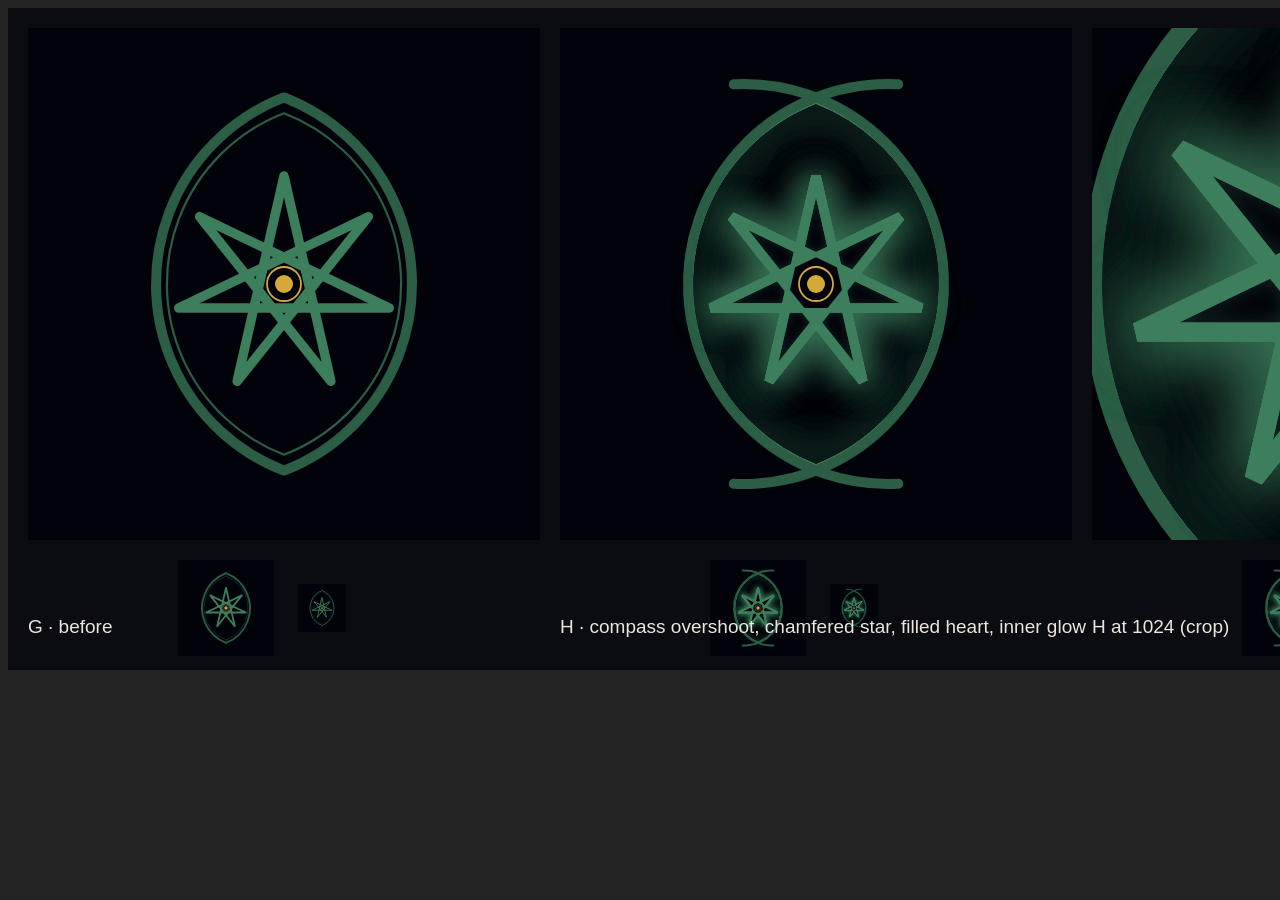
<file: siderarium/tools/icons.html>
<!doctype html><meta charset="utf-8"><body style="background:#222">
<script>
const VOID='#02030a', GREEN='#2b5e44', GREEN_HI='#3d7f5c', GOLD='#d4a93a', GOLD_HI='#f0d27a';
// the heptagram {7/3} as one closed path: vertex i joins vertex i+3
function starPath(cx, cy, r) { const v = []; for (let i = 0; i < 7; i++) { const a = -Math.PI / 2 + i * 2 * Math.PI / 7; v.push([cx + r * Math.cos(a), cy + r * Math.sin(a)]); }
  const seq = []; let i = 0; for (let k = 0; k < 7; k++) { seq.push(v[i]); i = (i + 3) % 7; } return seq; }
function segX(p, q, r, s) { const d = (q[0]-p[0])*(s[1]-r[1]) - (q[1]-p[1])*(s[0]-r[0]); if (Math.abs(d) < 1e-9) return null;
  const t = ((r[0]-p[0])*(s[1]-r[1]) - (r[1]-p[1])*(s[0]-r[0])) / d, u = ((r[0]-p[0])*(q[1]-p[1]) - (r[1]-p[1])*(q[0]-p[0])) / d;
  if (t <= 0.02 || t >= 0.98 || u <= 0.02 || u >= 0.98) return null; return { t, u, x: p[0] + t * (q[0]-p[0]), y: p[1] + t * (q[1]-p[1]) }; }
/* interlaced star: every crossing alternates over and under along the path (gauss parity makes it consistent).
   drawn as the full star, then at each "under" visit a short gap in the void, then the "over" strand redrawn across it. */
function interlacedStar(ctx, cx, cy, r, lw, col, gap) {
  const P = starPath(cx, cy, r), n = 7, E = i => [P[i], P[(i + 1) % n]];
  const visits = [];   // one per (edge, crossing)
  for (let i = 0; i < n; i++) for (let j = i + 1; j < n; j++) { const [p, q] = E(i), [rr, s] = E(j); const x = segX(p, q, rr, s); if (x) { visits.push({ edge: i, t: x.t, x: x.x, y: x.y, id: visits.length }); visits.push({ edge: j, t: x.u, x: x.x, y: x.y, id: visits.length - 1 }); } }
  const order = visits.slice().sort((a, b) => a.edge - b.edge || a.t - b.t);
  order.forEach((v, k) => { v.over = k % 2 === 0; });
  ctx.lineCap = 'round'; ctx.lineJoin = 'round';
  ctx.strokeStyle = col; ctx.lineWidth = lw; ctx.beginPath(); P.forEach((p, i) => i ? ctx.lineTo(p[0], p[1]) : ctx.moveTo(p[0], p[1])); ctx.closePath(); ctx.stroke();
  const byId = {}; visits.forEach(v => { (byId[v.id] = byId[v.id] || []).push(v); });
  for (const id in byId) { const [a, b] = byId[id]; const over = a.over ? a : b;  // the strand that passes over
    const [p, q] = E(over.edge); const dx = q[0] - p[0], dy = q[1] - p[1], L = Math.hypot(dx, dy), ux = dx / L, uy = dy / L; const h = lw * 1.9;
    ctx.strokeStyle = VOID; ctx.lineWidth = lw + gap * 2; ctx.beginPath(); ctx.moveTo(over.x - ux * h, over.y - uy * h); ctx.lineTo(over.x + ux * h, over.y + uy * h); ctx.stroke();
    ctx.strokeStyle = col; ctx.lineWidth = lw; ctx.beginPath(); ctx.moveTo(over.x - ux * h * 1.15, over.y - uy * h * 1.15); ctx.lineTo(over.x + ux * h * 1.15, over.y + uy * h * 1.15); ctx.stroke(); }
}
function lensPath(ctx, cx, cy, R, k = 0.5) { const d = R * k, h = Math.sqrt(R * R - d * d), a = Math.atan2(h, d);
  ctx.beginPath(); ctx.arc(cx + d, cy, R, Math.PI - a, Math.PI + a); ctx.arc(cx - d, cy, R, -a, a); ctx.closePath(); }
/* a calligraphic vesica: the band is wide at the sides and fine at the points, as a broad nib draws it */
function nibLens(ctx, cx, cy, R, wMax, wMin, col) {
  const d = R / 2, h = Math.sqrt(R * R - d * d), a = Math.atan2(h, d);
  ctx.fillStyle = col; ctx.beginPath();
  const side = (sgn, out) => { const c = cx + sgn * d; const N = 64; const pts = [];
    for (let k = 0; k <= N; k++) { const th = Math.PI * (sgn > 0 ? 1 : 0) + (sgn > 0 ? -a + 2 * a * k / N : -a + 2 * a * k / N); const w = wMin + (wMax - wMin) * Math.cos(th - (sgn > 0 ? Math.PI : 0)) ** 1.6; const rr = R + (out ? w / 2 : -w / 2); pts.push([c + rr * Math.cos(th), cy + rr * Math.sin(th)]); } return pts; };
  // right circle's left arc (the left side of the lens), then the left circle's right arc
  const A = side(1, true), B = side(1, false).reverse(), C = side(-1, true), D = side(-1, false).reverse();
  A.forEach((p, i) => i ? ctx.lineTo(p[0], p[1]) : ctx.moveTo(p[0], p[1])); B.forEach(p => ctx.lineTo(p[0], p[1])); ctx.closePath(); ctx.fill();
  ctx.beginPath(); C.forEach((p, i) => i ? ctx.lineTo(p[0], p[1]) : ctx.moveTo(p[0], p[1])); D.forEach(p => ctx.lineTo(p[0], p[1])); ctx.closePath(); ctx.fill();
}

/* the two arcs of the lens drawn separately, each run a little past the points, as a compass leaves them */
function lensArcs(ctx, cx, cy, R, k, over) { const d = R * k, h = Math.sqrt(R * R - d * d), a = Math.atan2(h, d);
  ctx.beginPath(); ctx.arc(cx + d, cy, R, Math.PI - a - over, Math.PI + a + over); ctx.stroke();
  ctx.beginPath(); ctx.arc(cx - d, cy, R, -a - over, a + over); ctx.stroke(); }
/* the compass tails: the two circles run on past the lens's points, each end a stroke of its own */
function lensTails(ctx, cx, cy, R, k, over) { const d = R * k, h = Math.sqrt(R * R - d * d), a = Math.atan2(h, d);
  for (const [c, s, e] of [[cx + d, Math.PI - a - over, Math.PI - a], [cx + d, Math.PI + a, Math.PI + a + over], [cx - d, -a - over, -a], [cx - d, a, a + over]]) { ctx.beginPath(); ctx.arc(c, cy, R, s, e); ctx.stroke(); } }
/* the heart of the star: the central heptagon with the seven small triangles about it, filled */
function starHeart(ctx, cx, cy, r) { const P = starPath(cx, cy, r), n = 7, E = i => [P[i], P[(i + 1) % n]]; const X = [];
  for (let i = 0; i < n; i++) for (let j = i + 1; j < n; j++) { const [p, q] = E(i), [rr, ss] = E(j); const x = segX(p, q, rr, ss); if (x) X.push([x.x, x.y]); }
  X.sort((a, b) => Math.atan2(a[1] - cy, a[0] - cx) - Math.atan2(b[1] - cy, b[0] - cx));
  ctx.beginPath(); X.forEach((p, i) => i ? ctx.lineTo(p[0], p[1]) : ctx.moveTo(p[0], p[1])); ctx.closePath(); ctx.fill(); }
/* the innermost heptagon of the star, the seven crossings nearest the centre, filled: the sun sits on black */
function innerHeptagon(ctx, cx, cy, r) { const P = starPath(cx, cy, r), n = 7, E = i => [P[i], P[(i + 1) % n]]; const X = [];
  for (let i = 0; i < n; i++) for (let j = i + 1; j < n; j++) { const [p, q] = E(i), [rr, ss] = E(j); const x = segX(p, q, rr, ss); if (x) X.push([x.x, x.y]); }
  X.sort((a, b) => Math.hypot(a[0] - cx, a[1] - cy) - Math.hypot(b[0] - cx, b[1] - cy)); const H = X.slice(0, 7);
  H.sort((a, b) => Math.atan2(a[1] - cy, a[0] - cx) - Math.atan2(b[1] - cy, b[0] - cx));
  ctx.beginPath(); H.forEach((p, i) => i ? ctx.lineTo(p[0], p[1]) : ctx.moveTo(p[0], p[1])); ctx.closePath(); ctx.fill(); }
function bezant(ctx, cx, cy, u) { ctx.fillStyle = GOLD; ctx.beginPath(); ctx.arc(cx, cy, 9 * u, 0, 7); ctx.fill();
  ctx.strokeStyle = GOLD; ctx.lineWidth = 1.8 * u; ctx.beginPath(); ctx.arc(cx, cy, 17 * u, 0, 7); ctx.stroke(); }
function draw(variant, S, inset = 1) {
  const cv = document.createElement('canvas'); cv.width = cv.height = S; const ctx = cv.getContext('2d');
  ctx.fillStyle = VOID; ctx.fillRect(0, 0, S, S);
  const cx = S / 2, cy = S / 2, u = S / 512 * inset;
  if (variant === 'D') {                                 // double tressure: a heavy vesica with a hairline within, the star interlaced, a bezant in an annulet
    lensPath(ctx, cx, cy, 214 * u); ctx.strokeStyle = GREEN; ctx.lineWidth = 10 * u; ctx.lineJoin = 'round'; ctx.stroke();
    lensPath(ctx, cx, cy, 196 * u); ctx.strokeStyle = GREEN; ctx.lineWidth = 2.2 * u; ctx.stroke();
    interlacedStar(ctx, cx, cy, 98 * u, 8 * u, GREEN_HI, 5 * u);
    bezant(ctx, cx, cy, u);
  } else if (variant === 'D2') {                         // double tressure, plain star, bezant in an annulet
    lensPath(ctx, cx, cy, 214 * u); ctx.strokeStyle = GREEN; ctx.lineWidth = 10 * u; ctx.lineJoin = 'round'; ctx.stroke();
    lensPath(ctx, cx, cy, 196 * u); ctx.strokeStyle = GREEN; ctx.lineWidth = 2.2 * u; ctx.stroke();
    const P = starPath(cx, cy, 98 * u); ctx.strokeStyle = GREEN_HI; ctx.lineWidth = 9 * u; ctx.lineJoin = 'round'; ctx.lineCap = 'round'; ctx.beginPath(); P.forEach((p, i) => i ? ctx.lineTo(p[0], p[1]) : ctx.moveTo(p[0], p[1])); ctx.closePath(); ctx.stroke();
    bezant(ctx, cx, cy, u);
  } else if (variant === 'D3') {                         // double tressure, heavier interlaced star
    lensPath(ctx, cx, cy, 214 * u); ctx.strokeStyle = GREEN; ctx.lineWidth = 10 * u; ctx.lineJoin = 'round'; ctx.stroke();
    lensPath(ctx, cx, cy, 196 * u); ctx.strokeStyle = GREEN; ctx.lineWidth = 2.2 * u; ctx.stroke();
    interlacedStar(ctx, cx, cy, 104 * u, 12 * u, GREEN_HI, 3.2 * u);
    bezant(ctx, cx, cy, u);
  } else if (variant === 'G') {                          // a broader mandorla (circles closer), double tressure, plain star, bezant
    lensPath(ctx, cx, cy, 200 * u, 0.36); ctx.strokeStyle = GREEN; ctx.lineWidth = 10 * u; ctx.lineJoin = 'round'; ctx.stroke();
    lensPath(ctx, cx, cy, 183 * u, 0.36); ctx.strokeStyle = GREEN; ctx.lineWidth = 2.2 * u; ctx.stroke();
    const P = starPath(cx, cy, 108 * u); ctx.strokeStyle = GREEN_HI; ctx.lineWidth = 9.5 * u; ctx.lineJoin = 'round'; ctx.lineCap = 'round'; ctx.beginPath(); P.forEach((p, i) => i ? ctx.lineTo(p[0], p[1]) : ctx.moveTo(p[0], p[1])); ctx.closePath(); ctx.stroke();
    bezant(ctx, cx, cy, u);
  } else if (variant === 'H') {                          // G refined: compass overshoot at the points, chamfered star, filled heart, inner glow
    const R = 200 * u, kk = 0.36, over = 0.075;
    // glow inside the mandorla: the hairline's light, clipped to the inside
    ctx.save(); lensPath(ctx, cx, cy, 195 * u, kk); ctx.clip();
    ctx.shadowColor = 'rgba(61,127,92,0.95)'; ctx.shadowBlur = 46 * u; ctx.strokeStyle = GREEN_HI; ctx.lineWidth = 3 * u;
    lensPath(ctx, cx, cy, 195 * u, kk); ctx.stroke(); ctx.stroke(); ctx.stroke(); ctx.stroke();      // the glow hugs the heavy line's inner edge, stronger
    ctx.restore();
    ctx.lineCap = 'round';
    ctx.strokeStyle = GREEN; ctx.lineWidth = 10 * u; lensArcs(ctx, cx, cy, R, kk, 0.42);               // the heavy line runs on past the points: two circles crossing, one weight, one colour
    ctx.lineCap = 'butt';
    // the star: chamfered points, a glow, the heart filled
    const P = starPath(cx, cy, 108 * u);
    const starP = new Path2D(); P.forEach((p, i) => i ? starP.lineTo(p[0], p[1]) : starP.moveTo(p[0], p[1])); starP.closePath();
    const W = ctx.canvas.width, H = ctx.canvas.height;
    // the glow around the star: outside the outline only, strong
    ctx.save(); const outside = new Path2D(); outside.rect(0, 0, W, H); outside.addPath(starP); ctx.clip(outside, 'evenodd');
    ctx.shadowColor = 'rgba(61,127,92,0.95)'; ctx.shadowBlur = 36 * u; ctx.strokeStyle = GREEN_HI; ctx.lineWidth = 9.5 * u; ctx.lineJoin = 'bevel'; ctx.lineCap = 'butt';
    ctx.stroke(starP); ctx.stroke(starP); ctx.stroke(starP);
    ctx.restore();
    // inside the star: almost none
    ctx.save(); ctx.clip(starP);
    ctx.shadowColor = 'rgba(61,127,92,0.3)'; ctx.shadowBlur = 10 * u; ctx.strokeStyle = GREEN_HI; ctx.lineWidth = 9.5 * u; ctx.lineJoin = 'bevel'; ctx.lineCap = 'butt';
    ctx.stroke(starP);
    ctx.restore();
    ctx.strokeStyle = GREEN_HI; ctx.lineWidth = 9.5 * u; ctx.lineJoin = 'bevel';
    ctx.beginPath(); P.forEach((p, i) => i ? ctx.lineTo(p[0], p[1]) : ctx.moveTo(p[0], p[1])); ctx.closePath(); ctx.stroke();
    ctx.fillStyle = GREEN_HI; starHeart(ctx, cx, cy, 108 * u);
    ctx.fillStyle = VOID; innerHeptagon(ctx, cx, cy, 108 * u);                                       // the sun enclosed in a black heptagon
    bezant(ctx, cx, cy, u);
  } else if (variant === 'E') {                          // calligraphic: the vesica as a nib stroke, the star interlaced, the bezant
    nibLens(ctx, cx, cy, 212 * u, 16 * u, 2.5 * u, GREEN);
    interlacedStar(ctx, cx, cy, 98 * u, 8 * u, GREEN_HI, 5 * u);
    bezant(ctx, cx, cy, u);
  } else if (variant === 'F') {                          // calligraphic vesica with the hairline within, star interlaced, bezant
    nibLens(ctx, cx, cy, 214 * u, 15 * u, 2.5 * u, GREEN);
    lensPath(ctx, cx, cy, 190 * u); ctx.strokeStyle = GREEN; ctx.lineWidth = 2 * u; ctx.globalAlpha = 0.8; ctx.stroke(); ctx.globalAlpha = 1;
    interlacedStar(ctx, cx, cy, 96 * u, 8 * u, GREEN_HI, 5 * u);
    bezant(ctx, cx, cy, u);
  }
  return cv;
}
const sheet = document.createElement('canvas'); sheet.width = 512 * 3 + 80; sheet.height = 512 + 150; const sc = sheet.getContext('2d');
sc.fillStyle = '#0b0c12'; sc.fillRect(0, 0, sheet.width, sheet.height);
['G', 'H', 'H'].forEach((v, i) => { if (i < 2) sc.drawImage(draw(v, 512), 20 + i * 532, 20); else { const big = draw('H', 1024); sc.drawImage(big, 256, 256, 512, 512, 20 + i * 532, 20, 512, 512); } sc.drawImage(draw(v, 96), 20 + i * 532 + 150, 552); sc.drawImage(draw(v, 48), 20 + i * 532 + 270, 576); sc.fillStyle = '#ebe7dc'; sc.font = '19px sans-serif'; sc.fillText(i === 0 ? 'G · before' : i === 1 ? 'H · compass overshoot, chamfered star, filled heart, inner glow' : 'H at 1024 (crop)', 20 + i * 532, 565 + 60); });
window.ICONS = { sheet: sheet.toDataURL('image/png') };
for (const v of ['G', 'H']) window.ICONS[v] = { i192: draw(v, 192).toDataURL('image/png'), i512: draw(v, 512).toDataURL('image/png'), m512: draw(v, 512, 0.8).toDataURL('image/png'), a180: draw(v, 180).toDataURL('image/png'), i64: draw(v, 64).toDataURL('image/png'), i32: draw(v, 32).toDataURL('image/png') };
document.body.appendChild(sheet);
</script></body>
</file>
<file: style.css>
/* siderarium — website
   One page, both widths. Black ground, one ink, Geist for text and Geist Mono for the marks.
   The mandala is the only colour on the page. */
:root {
  --void: #000;
  --ink: #ebe7dc;
  --ink-2: rgba(235, 231, 220, 0.72);
  --ink-3: rgba(235, 231, 220, 0.42);
  --line: rgba(235, 231, 220, 0.16);
  --sans: Geist, "Helvetica Neue", Arial, sans-serif;
  --mono: "Geist Mono", ui-monospace, Menlo, monospace;
  --gutter: clamp(16px, 5vw, 72px);
  --max: 1180px;
}
* { box-sizing: border-box; }
html { -webkit-text-size-adjust: 100%; }   /* no smooth scroll: a link lands at once */
body { margin: 0; background: var(--void); color: var(--ink); font: 400 17px/1.55 var(--sans); }
a { color: inherit; text-decoration: none; }
img { display: block; max-width: 100%; height: auto; }
h1, h2, h3 { font-weight: 500; letter-spacing: -0.01em; margin: 0; }
h2 { font-size: clamp(26px, 3.2vw, 38px); line-height: 1.15; }
h3 { font-size: 19px; }
p { margin: 0; }
.mono { font-family: var(--mono); font-size: 13px; letter-spacing: 0.01em; }
.dim { color: var(--ink-2); }
.faint { color: var(--ink-3); }
.wrap { max-width: var(--max); margin: 0 auto; padding: 0 var(--gutter); }

/* the bar */
.bar { position: sticky; top: 0; z-index: 10; display: flex; align-items: center; justify-content: space-between; gap: 16px; padding: 14px var(--gutter); background: rgba(0, 0, 0, 0.72); backdrop-filter: blur(14px); -webkit-backdrop-filter: blur(14px); border-bottom: 1px solid var(--line); }
.brand { display: flex; align-items: center; gap: 12px; }
.brand img { width: 30px; height: 30px; }
.mark { font: 500 17px/1 var(--sans); letter-spacing: 0.32em; text-transform: uppercase; }
.bar nav { display: flex; gap: 22px; align-items: center; font-size: 14px; color: var(--ink-2); }
.bar nav a:hover { color: var(--ink); }
.btn { display: inline-flex; align-items: center; justify-content: center; gap: 8px; min-height: 44px; padding: 0 20px; border: 1px solid var(--ink); border-radius: 2px; color: var(--ink); font: 500 15px/1 var(--sans); white-space: nowrap; transition: background 0.2s, color 0.2s; }
.btn.primary { background: var(--ink); color: var(--void); }
.btn.primary:hover { background: #fff; }
.btn:hover { background: rgba(235, 231, 220, 0.08); }
.btn.small { min-height: 38px; padding: 0 14px; font-size: 14px; }

/* the hero: the live sky behind the words */
.hero { position: relative; min-height: 92vh; display: grid; align-items: end; overflow: hidden; border-bottom: 1px solid var(--line); }
.hero .sky { position: absolute; inset: 0; z-index: 0; }
.hero .sky img { width: 100%; height: 100%; object-fit: cover; object-position: center; }
.hero .sky iframe { position: absolute; inset: 0; width: 100%; height: 100%; border: 0; pointer-events: none; opacity: 0; transition: opacity 1.6s ease; }
.hero .sky iframe.live { opacity: 1; }
.hero .sky::after { content: ""; position: absolute; inset: 0; background: linear-gradient(180deg, rgba(0, 0, 0, 0.1) 0%, rgba(0, 0, 0, 0) 40%, rgba(0, 0, 0, 0.82) 100%); }
.hero .wrap { position: relative; z-index: 1; padding-top: 18vh; padding-bottom: 56px; display: grid; gap: 22px; max-width: var(--max); }
.hero h1 { font-size: clamp(38px, 6.4vw, 84px); line-height: 1.02; letter-spacing: -0.025em; max-width: 12ch; }
.hero .lede { font-size: clamp(17px, 1.6vw, 21px); max-width: 56ch; color: var(--ink-2); }
.hero .cta { display: flex; flex-wrap: wrap; gap: 12px; margin-top: 8px; }
.hero .live-note { font-family: var(--mono); font-size: 12px; color: var(--ink-3); }

/* sections */
section { padding: clamp(64px, 9vw, 128px) 0; border-bottom: 1px solid var(--line); }
.kicker { font-family: var(--mono); font-size: 12px; letter-spacing: 0.14em; text-transform: uppercase; color: var(--ink-3); margin-bottom: 18px; }
.two { display: grid; grid-template-columns: 1fr 1fr; gap: clamp(32px, 6vw, 96px); align-items: center; }
.two.flip > :first-child { order: 2; }
.prose { display: grid; gap: 18px; }
.prose p { color: var(--ink-2); font-size: clamp(16px, 1.3vw, 18px); max-width: 52ch; }
.prose p strong { color: var(--ink); font-weight: 500; }
.steps { display: grid; grid-template-columns: repeat(3, 1fr); gap: 24px; margin-top: 40px; }
.step { border-top: 1px solid var(--line); padding-top: 18px; display: grid; gap: 10px; }
.step .n { font-family: var(--mono); font-size: 12px; color: var(--ink-3); }
.step p { color: var(--ink-2); font-size: 15px; }
figure { margin: 0; }
figure img { border: 1px solid var(--line); border-radius: 4px; }
figure figcaption { margin-top: 10px; font-family: var(--mono); font-size: 12px; color: var(--ink-3); }
.phone { width: min(300px, 70vw); margin: 0 auto; }
.phone img { border-radius: 26px; border: 1px solid var(--line); }

/* the views */
.views { display: grid; grid-template-columns: repeat(4, 1fr); gap: 20px; margin-top: 40px; }
.view { display: grid; gap: 12px; align-content: start; }   /* the titles stay in one line across the row, whatever the length of the texts */
.view img { aspect-ratio: 1 / 1; object-fit: cover; object-position: top; border: 1px solid var(--line); border-radius: 4px; }
.view img.left { object-position: left top; }   /* the clock's picture is a wide screen with the dial at its left: the square is cut from that side */
.view h3 { font-size: 16px; }
.view p { font-size: 14px; color: var(--ink-2); }

/* timing: the verdict rows */
.rows { display: grid; gap: 0; margin-top: 8px; border-top: 1px solid var(--line); }
.row { display: grid; grid-template-columns: 160px 1fr; gap: 18px; padding: 16px 0; border-bottom: 1px solid var(--line); }
.row .k { font-family: var(--mono); font-size: 13px; color: var(--ink); padding-top: 3px; }
.row p { color: var(--ink-2); font-size: 15px; }

/* get the app */
.cards { display: grid; grid-template-columns: repeat(3, 1fr); gap: 20px; margin-top: 40px; }
.card { border: 1px solid var(--line); border-radius: 4px; padding: 22px; display: grid; gap: 12px; align-content: start; }
.card h3 { font-size: 17px; }
.card ol { margin: 0; padding-left: 18px; color: var(--ink-2); font-size: 15px; display: grid; gap: 6px; }
.card p { color: var(--ink-2); font-size: 15px; }
.card code { font-family: var(--mono); font-size: 12px; color: var(--ink); background: rgba(235, 231, 220, 0.07); padding: 2px 6px; border-radius: 2px; word-break: break-all; }
.card .soon { font-family: var(--mono); font-size: 12px; color: var(--ink-3); }
.card.wide { grid-column: 1 / -1; }
.card .links { display: flex; flex-wrap: wrap; gap: 10px; margin-top: 4px; }

/* footer */
footer { padding: 40px 0 60px; display: grid; gap: 14px; font-size: 14px; color: var(--ink-3); }
footer .mark { font-size: 15px; color: var(--ink); }
footer a:hover { color: var(--ink); }
footer .line { display: flex; flex-wrap: wrap; gap: 18px; }

@media (max-width: 1100px) { .views { grid-template-columns: repeat(2, 1fr); } }   /* four in a row are too small to read here: two and two */
@media (max-width: 900px) {
  .two, .two.flip { grid-template-columns: 1fr; }
  .two.flip > :first-child { order: 0; }
  .steps, .views, .cards { grid-template-columns: 1fr; }
  .row { grid-template-columns: 1fr; gap: 6px; }
}
/* the bar's links go while they would push the button past the edge (measured: the page scrolled sideways up to 731 px), not only on phones */
@media (max-width: 760px) { .bar nav a:not(.btn) { display: none; } }
@media (max-width: 640px) {
  body { font-size: 16px; }
  .hero { min-height: 86vh; }
  .hero .wrap { padding-top: 26vh; }
  .hero .cta .btn { flex: 1 1 100%; }
  .views { gap: 28px; }
}
/* under 390 px the mark and the button do not fit side by side at full size (at 320 the page scrolled sideways and the mark ran under the button):
   the mark shrinks with the screen, from its full size at 390 to 13 px at 320, and the gaps and the button's padding tighten. nothing changes from 390 up */
@media (max-width: 389px) {
  .bar { gap: 10px; }
  .brand { gap: 8px; flex: none; }
  .mark { font-size: clamp(13px, calc(13px + (100vw - 320px) * 0.057), 17px); letter-spacing: clamp(2.6px, calc(2.6px + (100vw - 320px) * 0.04), 5.44px); }
  .bar .btn.small { padding: 0 10px; }
}
@media (prefers-reduced-motion: reduce) { html { scroll-behavior: auto; } .hero .sky iframe { display: none; } }
.doc pre.lic { white-space: pre-wrap; font-family: var(--mono); font-size: 12px; line-height: 1.55; color: var(--ink-3); background: rgba(255,255,255,.03); border: 1px solid rgba(255,255,255,.08); border-radius: 10px; padding: 16px; margin: 0; overflow-wrap: anywhere; }
</file>
<file: app/css/style.css>
@font-face { font-family: Geist; font-style: normal; font-weight: 400; font-display: swap; src: url("../fonts/Geist-Regular.woff2") format("woff2"); }
@font-face { font-family: Geist; font-style: normal; font-weight: 500; font-display: swap; src: url("../fonts/Geist-Medium.woff2") format("woff2"); }
@font-face { font-family: "Geist Mono"; font-style: normal; font-weight: 400; font-display: swap; src: url("../fonts/GeistMono-Regular.woff2") format("woff2"); }
/* siderarium — the frame is austere. all colour belongs to the sky. */
:root {
  --void: #000000;
  --ink: #ebe7dc;
  --ink-2: rgba(235, 231, 220, 0.76);
  --ink-3: rgba(235, 231, 220, 0.52);
  --unit: 8px;
  --sans: Geist, "Helvetica Neue", Arial, sans-serif;
  --mark: Geist, "Helvetica Neue", Arial, sans-serif;
  --mono: "Geist Mono", ui-monospace, Menlo, monospace;
}
* { box-sizing: border-box; margin: 0; padding: 0; }
html, body { height: 100%; background: var(--ground, var(--void)); color: var(--ink); transition: background 1s; }
body {
  font: 400 14px/1.45 var(--sans);
  letter-spacing: 0.005em;
  display: grid;
  grid-template-rows: auto 1fr auto;
  grid-template-columns: 1fr auto;
  grid-template-areas: "top top" "stage side" "bottom bottom";
  overflow: hidden;
  -webkit-font-smoothing: antialiased;
}
.bar {
  display: flex; flex-wrap: wrap; align-items: center; justify-content: space-between;
  gap: calc(var(--unit) * 1.5);
  padding: calc(var(--unit) * 1.5) max(16px, calc(var(--unit) * 3));
}
.top { grid-area: top; border-bottom: 1px solid var(--ink-3); }
.bottom { grid-area: bottom; border-top: 1px solid var(--ink-3); }
.mark { font: 500 14px/1 var(--mark); letter-spacing: 0.26em; text-transform: uppercase; white-space: nowrap; }
.brand { display: inline-grid; justify-items: center; gap: 5px; }   /* the wordmark sets the width; the tagline sits centred beneath it */
.brand .tag { font: 400 11px/1 var(--sans); letter-spacing: 0.04em; color: var(--ink-3); white-space: nowrap; text-align: center; width: 100%; }
.group { display: flex; flex-wrap: wrap; gap: 2px; align-items: center; }
.bar button { min-height: 36px; padding: 0 11px; border-radius: 2px; }
.bar button.on { background: rgba(235, 231, 220, 0.08); }
.seg { position: relative; display: inline-flex; border: 1px solid var(--ink-3); border-radius: 3px; overflow: hidden; }
.seg .seg-ind { position: absolute; top: 0; bottom: 0; left: 0; width: 0; background: var(--ink); transition: left 0.3s cubic-bezier(0.4, 0, 0.2, 1), width 0.3s cubic-bezier(0.4, 0, 0.2, 1); }
.seg button { position: relative; z-index: 1; border: 0; border-radius: 0; min-height: 34px; padding: 0 14px; background: none; transition: color 0.25s; }
.seg button + button { border-left: 1px solid var(--ink-3); }
.seg button.on { background: none; color: var(--void); }
.seg button.on:hover { color: var(--void); }
.seg button:focus-visible { outline: 2px solid var(--ink); outline-offset: -3px; }   /* inside the button: the bar clips anything outside it */
.seg button.on:focus-visible { outline-color: var(--void); }   /* the tab on show is cream: its ring is black */
.seg .tog { margin-left: 4px; border-left: 1px solid var(--ink-3); color: var(--ink-2); }
.seg .tog.on { color: var(--ink); background: rgba(235, 231, 220, 0.1); }
.dialwrap { position: relative; }
.corner-speaker { position: absolute; right: calc(var(--ox, 0px) + 6px); bottom: calc(16% + 8px); z-index: 3; width: 40px; height: 40px; padding: 0; border-radius: 50%; border: 1px solid var(--ink-3); background: rgba(0, 0, 0, 0.55); color: var(--ink-2); display: grid; place-items: center; }
:is(.corner-speaker, .speak) svg .w2 { opacity: 0.3; transition: opacity 0.3s; }
.corner-speaker.on { color: var(--ink); border-color: var(--ink-2); }
:is(.corner-speaker, .speak).on svg .w2 { opacity: 1; }
:is(.corner-speaker, .speak) svg .x { display: none; }
:is(.corner-speaker, .speak):not(.on) svg .x { display: initial; }
:is(.corner-speaker, .speak):not(.on) svg .w1, :is(.corner-speaker, .speak):not(.on) svg .w2 { display: none; }   /* sound off: one bar struck through the whole speaker */
.corner-speaker:not(.on) { color: var(--ink-3); }
/* the chord's speaker in the reading: the corner's drawing and states, small, on the line of the chord; the target is a finger's */
#readout .speak { display: inline-flex; position: relative; vertical-align: -3px; align-items: center; justify-content: center; width: 22px; height: 18px; min-height: 0; margin-left: 2px; padding: 0; border: 0; border-radius: 4px; background: transparent; color: var(--ink-2); }
#readout .speak::after { content: ''; position: absolute; inset: -13px -11px; }
#readout .speak.on, #readout .speak:hover { color: var(--ink); }
/* the grades of two skies, deep strife to deep harmony: hot to cold */
.state-polar, body.small #caption .h1.state-polar { color: #c58bf0; }   /* a polarity: sympathy in one tie, antipathy in another */
.state-deepStrife, body.small #caption .h1.state-deepStrife { color: #ff3b1a; } .state-strife, body.small #caption .h1.state-strife { color: #ff5a2a; } .state-tension, body.small #caption .h1.state-tension { color: #e8894a; } .state-balanced, body.small #caption .h1.state-balanced { color: #e3b341; } .state-ease, body.small #caption .h1.state-ease { color: #b9cf6e; } .state-harmony, body.small #caption .h1.state-harmony { color: #6fcf8e; } .state-deepHarmony, body.small #caption .h1.state-deepHarmony { color: #7fa4e0; } .state-quiet, body.small #caption .h1.state-quiet { color: var(--ink-2); }
.state-work, body.small #caption .h1.state-work { color: #6fcf8e; } .state-watch, body.small #caption .h1.state-watch { color: #e3b341; } .state-shelter, body.small #caption .h1.state-shelter { color: #ff5a2a; }   /* the one coloured text */
.sheet { position: fixed; top: 0; right: 0; bottom: 0; width: min(360px, 100vw); z-index: 12; background: var(--void); border-left: 1px solid var(--ink-3);
  overflow-y: auto; padding: 0 20px max(32px, env(safe-area-inset-bottom, 0px)); box-shadow: -24px 0 48px rgba(0, 0, 0, 0.45); }
.sheet-head { position: sticky; top: 0; z-index: 1; display: flex; justify-content: space-between; align-items: center; background: var(--void); padding: 14px 0 10px; border-bottom: 1px solid var(--ink-3); margin-bottom: 6px; }
.sheet-head button { border-color: var(--ink-3); min-height: 36px; border-radius: 2px; }
.sheet section { padding: 14px 0 6px; border-bottom: 1px solid rgba(235, 231, 220, 0.08); }
.sheet section:last-child { border-bottom: 0; }
.sheet h2 { font: 500 11px/1 var(--sans); letter-spacing: 0.16em; color: var(--ink-2); margin: 4px 0 12px; }
.sheet .meta { font: 400 13px/1.5 var(--sans); color: var(--ink-3); margin: 0 0 10px; }
.sheet .row { display: grid; grid-template-columns: 1fr auto; align-items: center; gap: 12px; min-height: 40px; font: 400 13px/1.3 var(--sans); color: var(--ink-2); }
.sheet .row[hidden] { display: none; }   /* the 'save as' name row stays shut until asked for: the grid above overrode the hidden attribute */
.sheet .row select, .sheet .row input { min-height: 36px; max-width: 200px; }
.sheet .row input { border: 1px solid var(--ink-3); padding: 0 10px; color: var(--ink); font: 400 13px/1 var(--mono); width: 100%; }
.sheet .about-row { display: grid; gap: 8px; padding: 16px 0 14px; }   /* two buttons, not one block */
.sheet .about-row .big { width: 100%; min-height: 48px; border: 0; border-radius: 2px; background: var(--ink); color: var(--void); font: 500 15px/1 var(--sans); letter-spacing: 0.02em; }
.sheet .about-row .big:hover, .sheet .about-row .big.on { background: #fff; color: var(--void); }
.sheet .rowbtns { display: flex; flex-wrap: wrap; gap: 6px; margin: 0 0 10px; }
.sheet .rowbtns button { border-color: var(--ink-3); min-height: 36px; padding: 0 12px; border-radius: 2px; }
.sheet .rowbtns button.on { color: var(--ink); background: rgba(235, 231, 220, 0.08); }
.sheet .list { list-style: none; margin: 0 0 8px; }
.sheet .list li { display: grid; grid-template-columns: auto 1fr auto; align-items: center; gap: 8px; padding: 6px 0; border-bottom: 1px solid rgba(235, 231, 220, 0.08); font: 400 13px/1.3 var(--sans); }
.sheet .list li.on .name { color: var(--ink); }
.sheet .list .name { display: block; color: var(--ink-2); background: none; border: 0; text-align: left; padding: 6px 0; min-height: 32px; font: 400 13px/1.3 var(--sans); cursor: pointer; }
.sheet .list .name:focus-visible { outline: 1px solid var(--ink); outline-offset: 1px; }
.sheet .list .name:hover { color: var(--ink); }
.sheet .list .name input { width: 100%; border: 1px solid var(--ink-3); padding: 4px 8px; color: var(--ink); font: 400 13px/1.3 var(--mono); }
.sheet .list .ops { display: flex; gap: 2px; }
.sheet .list .name { min-width: 0; overflow-wrap: anywhere; }   /* a long name wraps; the buttons stay on screen */
.sheet .list .ops button { font: 400 13px/1 var(--sans); padding: 0 8px; min-height: 32px; color: var(--ink-3); }
.sheet .list .ops button:hover { color: var(--ink); }
.sheet .list .empty { color: var(--ink-3); font: 400 13px/1.5 var(--sans); padding: 6px 0; }
body.mrx #caption, body.mrx #readout, body.mrx #nexts { text-shadow: 0.7px 0 rgba(235, 231, 220, 0.3); }
button, input {
  font: 400 13px/1 var(--sans); letter-spacing: 0.02em; color: var(--ink-2);
  background: none; border: 1px solid transparent; padding: 8px 10px; cursor: pointer;
  min-height: 32px;
}
button:hover { color: var(--ink); }
button.on { color: var(--ink); border-color: var(--ink-3); }
button:focus-visible, input:focus-visible, a:focus-visible, [role="button"]:focus-visible { outline: 1px solid var(--ink); outline-offset: 1px; }
select {
  font: 400 13px/1 var(--sans); color: var(--ink); background: var(--void); border: 1px solid var(--ink-3);
  padding: 7px 8px; min-height: 36px; color-scheme: dark; cursor: pointer; max-width: 46vw; border-radius: 2px;
}
select:focus-visible { outline: 1px solid var(--ink); outline-offset: 1px; }
.when { display: inline-flex; align-items: center; gap: 8px; border: 1px solid var(--ink-3); padding: 0 10px 0 0; min-height: 36px; border-radius: 2px; }
.when input { font: 400 13px/1 var(--mono); letter-spacing: 0; color: var(--ink); width: 19.5ch; cursor: text; border: 0; }
.when input.bad { color: #ff8a6a; }
.when span { font: 400 12px/1 var(--mono); color: var(--ink-2); }
#dial { touch-action: pan-y; cursor: grab; -webkit-user-select: none; user-select: none; -webkit-touch-callout: none; }   /* a finger on the disc turns time at once; on the margins of the square it scrolls the page (app.js, bindGesture) */
#dial.turning { cursor: grabbing; }
#listen::before { content: ''; display: inline-block; width: 6px; height: 6px; border: 1px solid currentColor; border-radius: 50%; margin-right: 7px; vertical-align: 1px; }
#sigil.on::before, #listen.on::before { background: currentColor; }

.panel { position: fixed; inset: 0; z-index: 10; background: var(--void); overflow-y: auto;
  padding: max(24px, env(safe-area-inset-top, 0px)) max(16px, env(safe-area-inset-right, 0px)) 64px max(16px, env(safe-area-inset-left, 0px)); }
.panel article { max-width: 68ch; margin: 0 auto; font: 400 15px/1.6 var(--sans); color: var(--ink-2); }
.panel h1 { font: 500 26px/1.2 var(--sans); color: var(--ink); letter-spacing: 0.01em; margin: 8px 0 4px; text-wrap: balance; }
.panel h2 { font: 500 13px/1.3 var(--sans); color: var(--ink); letter-spacing: 0.14em; margin: 36px 0 10px; }
.panel h3 { font: 500 15px/1.3 var(--sans); color: var(--ink); margin: 22px 0 6px; }
.panel p, .panel li { margin: 0 0 10px; }
.panel ul, .panel ol { padding-left: 20px; }
.panel .meta { font: 400 13px/1.5 var(--sans); color: var(--ink-3); margin-bottom: 18px; }
.panel .abstract { border-left: 1px solid var(--ink-3); padding-left: 16px; color: var(--ink); }
.panel table { border-collapse: collapse; width: 100%; font: 400 13px/1.45 var(--sans); margin: 8px 0 14px; }
.panel th { text-align: left; font-weight: 500; color: var(--ink); border-bottom: 1px solid var(--ink-3); padding: 6px 10px 6px 0; }
.panel td { border-bottom: 1px solid rgba(235,231,220,0.08); padding: 6px 10px 6px 0; vertical-align: top; }
.panel .wrap { overflow-x: auto; }
.panel .refs li { font-size: 13px; }
.panel code { font: 400 13px var(--mono); color: var(--ink); }
#about-close, #birth-close { position: sticky; top: 0; float: right; border-color: var(--ink-3); background: var(--void); z-index: 1; }
.panel .close-row { max-width: 68ch; margin: 0 auto; display: flex; justify-content: flex-end; position: sticky; top: 0; z-index: 2; background: var(--void); padding: 0 0 6px; }
.panel .close-row button { position: static; float: none; }
.form { display: grid; gap: 14px; margin: 18px 0 22px; }
.form label { display: grid; gap: 6px; font: 400 13px/1.3 var(--sans); color: var(--ink-2); }
.form label .hint { margin-left: 6px; font: 400 12px/1.3 var(--mono); letter-spacing: 0.04em; color: var(--ink-3); }   /* the date's order, beside its label: still there once the field is filled */
.form input[type="text"].bad { color: #ff8a6a; border-color: #ff8a6a; }   /* a date that cannot be read (as specific as the field's own rule, so it shows) */
.form .field-err { margin: -8px 0 0; font: 400 13px/1.4 var(--sans); color: #ff8a6a; }   /* the date's error, right under it */
.form .field-read { margin: -8px 0 0; min-height: 1.4em; font: 400 13px/1.4 var(--sans); color: var(--ink-3); }   /* the date as it was read, in words; its line is kept while empty so the form does not jump as the last figure is typed */
.form .field-err:not([hidden]) + .field-read { display: none; }
.form input:disabled, .form select:disabled { opacity: 0.38; cursor: not-allowed; }   /* the time and its am / pm while "time unknown" is ticked */
.sr-only { position: absolute; width: 1px; height: 1px; margin: -1px; padding: 0; overflow: hidden; clip-path: inset(50%); white-space: nowrap; border: 0; }   /* said, not shown: what the towns' list holds */
#birth-title:focus { outline: none; }   /* focus lands on the heading when the form opens: announced, not drawn */
.form input[type="text"], .form select { font: 400 15px/1.2 var(--mono); color: var(--ink); background: var(--void); border: 1px solid var(--ink-3); padding: 10px 12px; min-height: 44px; width: 100%; max-width: 100%; }
.form .check { grid-template-columns: auto 1fr; align-items: start; gap: 10px; }
.form .check input { width: 18px; height: 18px; margin-top: 2px; accent-color: var(--ink); }
.form .pair { display: grid; grid-template-columns: 1fr 1fr; gap: 12px; }
.form .actions { display: flex; gap: 8px; }
.form .actions button { border-color: var(--ink-3); min-height: 44px; padding: 0 18px; }
.form .actions .primary { color: var(--void); background: var(--ink); border-color: var(--ink); }
@media (max-width: 480px) { .form .pair { grid-template-columns: 1fr; } }
#stage { grid-area: stage; position: relative; display: flex; flex-direction: column; align-items: center; justify-content: center; gap: 6px; min-height: 0; min-width: 0; padding: 8px; }
.float-now { position: absolute; top: 14px; right: calc(var(--ox, 0px) + 14px); z-index: 3; min-height: 40px; padding: 0 18px; border: 0; border-radius: 2px; background: var(--ink); color: var(--void); font: 500 13px/1 var(--sans); letter-spacing: 0.06em; box-shadow: 0 2px 14px rgba(0, 0, 0, 0.5); }
.float-now:hover { color: var(--void); background: #fff; }
#dial { display: block; }
/* on a wide screen the title of the moment is painted on the dial; the same words stay in the page for a screen reader,
   out of sight (the .sr-only recipe). its link and its copy button have their twins over the dial (#what-link, #copy-link) */
#caption { position: absolute; width: 1px; height: 1px; margin: -1px; padding: 0; overflow: hidden; clip-path: inset(50%); white-space: nowrap; border: 0; }
body:not(.small) #caption :is(a.what, .copy-btn) { display: none; }
body.small #caption { position: relative; height: auto; margin: 0; overflow: visible; clip-path: none; white-space: normal; display: block; width: 100%; padding: 12px 8px 4px; font: 400 13px/1.55 var(--sans); color: var(--ink-2); }
body.small #caption .eyebrow { font: 500 12px/1.6 var(--sans); letter-spacing: 0.08em; color: var(--ink); margin: 0 0 6px; }
body.small #caption .h1 { font: 500 24px/1.15 var(--sans); letter-spacing: -0.01em; color: var(--ink); margin: 0 0 6px; }
body.small #caption .deck { font: 500 17px/1.35 var(--sans); color: var(--ink); margin: 0 0 6px; }
body.small #caption .h1.els { text-wrap: balance; }   /* a birth chart's elements: two even lines on a phone, never three and one */
body.small #caption .reason { font: 400 15px/1.45 var(--sans); color: var(--ink); margin: 0 0 8px; }
body.small #caption .moment { font: 400 13.5px/1.5 var(--sans); color: var(--ink-2); margin: 0 0 8px; }
body.small #caption .detail { font: 400 13.5px/1.55 var(--sans); color: var(--ink-2); margin: 0 0 6px; }
body.small #stage { justify-content: flex-start; }
/* the first visit, one quiet line under the dial: what this is, and the way to a birth chart (app.js, hintSync) */
.hint1 { display: flex; align-items: flex-start; justify-content: center; gap: 6px; width: 100%; padding: 0 8px; font: 400 13px/20px var(--sans); color: var(--ink-3); }
.hint1[hidden] { display: none; }
.hint1 .t { flex: 0 1 auto; min-width: 0; text-wrap: pretty; }
body.small .hint1 { margin-top: 8px; } body.small .hint1 .t { flex: 1 1 auto; }   /* with the caption beneath: it starts where the caption does, its × at the edge (a margin, so the line measures the same in both layouts) */
.hint1 #hint1-add { position: relative; min-height: 0; padding: 0; border: 0; font: inherit; letter-spacing: 0; color: var(--ink-2); text-decoration: underline; text-decoration-color: var(--ink-3); text-underline-offset: 3px; }
.hint1 #hint1-add::after { content: ''; position: absolute; inset: -6px -4px; }   /* a taller target than the words */
.hint1 #hint1-add:hover { color: var(--ink); }
.hint1 #hint1-close { flex: none; width: 24px; height: 20px; min-height: 0; padding: 0; font: 400 17px/20px var(--sans); color: var(--ink-3); }   /* as tall as the line: on a wide screen the line's height comes off the dial */
.hint1 #hint1-close:hover { color: var(--ink); }
body.bare .hint1 { display: none; }
#ahead { display: grid; gap: 4px; }
#strip { width: 100%; height: 44px; display: block; }   /* 34 px + 30% */
#preview { width: 100%; min-height: 20px; padding: 0; accent-color: var(--ink); background: none; cursor: pointer; }
#nexts { display: flex; flex-wrap: wrap; gap: 0 14px; font: 400 13px/1.3 var(--sans); }
#nexts button { font: 400 13px/1.3 var(--sans); padding: 2px 0; min-height: 0; letter-spacing: 0; }
#nexts i { font-style: normal; display: inline-block; width: 18px; height: 2px; vertical-align: middle; margin-right: 6px; }
#nexts i.dash { background: none !important; border-top: 2px dashed #c9b8f5; height: 0; }
body.bare #ahead, body.natal #ahead { display: none; }

#readout {
  grid-area: side; width: 0; overflow: hidden auto; border-left: 1px solid transparent;
  font: 400 14px/1.5 var(--sans); color: var(--ink-2);
  transition: width 0.2s steps(4);
}
body.reading #readout { width: min(480px, 40vw); padding: 18px 22px; border-left-color: var(--ink-3); }
body.small #caption .pair-cols { display: grid; grid-template-columns: 1fr 1fr; gap: 12px; font: 400 13.5px/1.55 var(--sans); color: var(--ink-2); margin: 0 0 8px; } body.small #caption .pair-cols b { color: var(--ink); font-weight: 500; }
/* the three ties as scales: label, hairline with ticks where the word changes, a dot at the score, the word under the dot */
.scales { display: grid; grid-template-columns: repeat(3, minmax(0, 1fr)); gap: 18px; margin: 4px 0 14px; }
.scale { position: relative; min-width: 0; }
.scale .sl { display: block; font: 500 11px/1.4 var(--sans); letter-spacing: 0.08em; text-transform: uppercase; color: var(--ink-2); margin-bottom: 10px; }
.scale .sline { position: relative; height: 1px; background: var(--ink-3); }
.scale .sline i { position: absolute; top: -3px; width: 1px; height: 7px; background: var(--ink-3); } .scale .sline i.mid { top: -5px; height: 11px; background: var(--ink-2); }
.scale .sline b { position: absolute; top: -5px; width: 11px; height: 11px; margin-left: -5.5px; border-radius: 50%; box-shadow: 0 0 0 2px var(--void, #000); }
.scale .sw { display: block; margin-top: 11px; text-align: center; font: 500 13px/1.25 var(--sans); overflow-wrap: anywhere; }   /* centred under its own scale, wrapping rather than running into the next */
body.small #caption .scales { margin: 8px 0 12px; }
/* the cards of the tikkun: three tables, the same columns, the letter on a muted second line */

body.bare { grid-template-areas: "stage stage" "stage stage" "stage stage"; }
body.bare .bar, body.bare #readout { display: none; }
body.bare #stage { grid-row: 1 / 4; grid-column: 1 / 3; }

/* the phone layout: one column, the page scrolls. a narrow window, or a low one no wider than a phone on its side (844 × 390,
   667 × 375): there the fixed bars of the wide layout left the dial a 220 px pane. every phone rule in this file, the wide
   rules' "(min-width: 951px), (min-width: 721px) and (min-height: 501px)" and PHONE / LOW in js/app.js say the same two cases */
@media (max-width: 720px), (max-height: 500px) and (max-width: 950px) {
  .sheet .list .ops button { min-height: 44px; }   /* a finger's height for each chart's Edit, Duplicate, Delete */
  body { grid-template-columns: 1fr; grid-template-areas: "top" "stage" "bottom"; overflow: auto; height: auto; min-height: 100%; }
  #stage { min-height: 0; }
  body.reading { grid-template-areas: "top" "stage" "bottom" "side"; }
  body:not(.reading) #readout { display: none; }
  body.reading #readout { width: 100%; border-left: 0; border-top: 1px solid var(--ink-3); }
  .bar { padding: 10px 16px; }
  .top { gap: 10px; }
  .brand { justify-items: start; } .brand .tag { font-size: 13px; text-align: left; }   /* the tagline stays on a phone: two lines within the height the menu button gives the row, so the tabs do not move */
  .float-now { top: 10px; right: 10px; min-height: 44px; }
  .corner-speaker { width: 44px; height: 44px; right: 4px; bottom: 4px; }
  .dialwrap .corner-sigil { width: 44px; height: 44px; left: 4px; bottom: 4px; }   /* mirrors the sound button */
  .dialwrap .corner-update { width: 44px; height: 44px; min-height: 44px; left: 4px; top: 4px; }   /* round: the phone's 44 px minimum height made it 40 × 44 */
  body.small #caption button.share-btn { width: 44px; height: 44px; min-height: 44px; }
  .top .seg { order: 3; width: 100%; display: flex; }
  .top .seg button { flex: 1; padding: 0; }
  .bottom { gap: 6px; }
  button { padding: 8px 7px; min-height: 44px; }
  .bar button { min-height: 44px; }
  select, .when { min-height: 44px; }
  .sheet { width: 100vw; border-left: 0; }
  .sheet .row select, .sheet .row input, .sheet .rowbtns button, .sheet-head button, .sheet .list .name { min-height: 44px; }   /* a finger's height for every control of the menu, not only the charts' buttons */
  #nexts button { min-height: 30px; }
}

/* live wallpaper: the sky alone, the window edge to edge */
body.wall { display: block; overflow: hidden; cursor: none; }
body.wall .bar, body.wall #readout, body.wall #ahead, body.wall #caption, body.wall #now-float, body.wall #listen-corner, body.wall #sigil, body.wall #chart-toggle, body.wall #chart-pick, body.wall #hint1, body.wall #install-sheet, body.wall #menu, body.wall #birth { display: none !important; }
body.wall #stage { position: fixed; inset: 0; padding: 0; display: block; }
body.wall .dialwrap, body.wall #dial { display: block; width: 100vw; height: 100vh; }

/* the birthplace search: a short list of towns under the box */
.panel .results { list-style: none; margin: -6px 0 8px; padding: 0; border: 1px solid var(--ink-3); background: var(--void); }
.panel .results li { margin: 0; }
.panel .results button { display: block; width: 100%; text-align: left; background: none; border: 0; border-bottom: 1px solid rgba(235, 231, 220, 0.08); padding: 8px 10px; min-height: 36px; color: var(--ink-2); font: 400 14px/1.3 var(--sans); cursor: pointer; }
.panel .results li:last-child button { border-bottom: 0; }
.panel .results button:hover, .panel .results button:focus-visible { color: var(--ink); background: rgba(235, 231, 220, 0.06); outline: none; }
.panel .results button:focus-visible, .panel .results button.active { outline: 1px solid var(--ink); outline-offset: -2px; }   /* a ring, drawn inside the row: a 6% tint alone did not show where the keyboard was */
.panel .results .where { color: var(--ink-3); }
.panel .results button.active { color: var(--ink); background: rgba(235, 231, 220, 0.13); box-shadow: inset 2px 0 0 var(--ink); }   /* the row the arrow keys are on */
.panel .results button:disabled { cursor: default; }

/* the chart in use on the clock: a radio before each saved chart */
.sheet .list .use { appearance: none; -webkit-appearance: none; width: 14px; height: 14px; padding: 0; min-height: 0; flex: none; border: 1px solid var(--ink-3); border-radius: 50%; margin: 0 2px 0 0; cursor: pointer; background: none; }
.sheet .list .use:checked { border-color: var(--ink); box-shadow: inset 0 0 0 3.5px var(--void), inset 0 0 0 8px var(--ink); }
.sheet .list .use:focus-visible { outline: 1px solid var(--ink); outline-offset: 2px; }

/* the clickable area over the canvas eyebrow, and the link in the phone caption */
.what-link { position: absolute; display: block; z-index: 3; cursor: pointer; background: transparent; }
.form .timebox { display: flex; gap: 6px; align-items: stretch; } .form .timebox input[type="text"] { flex: 1 1 0; width: 0; min-width: 0; } .form .timebox select { flex: 0 0 5.5em; width: 5.5em; padding: 10px 8px; }   /* the birth time and its 24 h / am / pm */
.copy-link { position: absolute; display: block; z-index: 3; cursor: pointer; background: transparent; border: 0; padding: 0; border-radius: 4px; }   /* over the icon drawn on the dial */
.copy-link.done { background: rgba(111, 207, 142, 0.18); }
.copy-btn { display: inline-flex; vertical-align: -3px; align-items: center; justify-content: center; width: 22px; height: 18px; min-height: 0; margin-left: 2px;   /* sits on the line, not above it (overrides the 44 px touch minimum) */ padding: 0; border: 0; border-radius: 4px; background: transparent; color: var(--ink-2); cursor: pointer; }
.copy-btn .ico-done { display: none; } .copy-btn.done .ico-copy { display: none; } .copy-btn.done .ico-done { display: inline; color: #6fcf8e; }
.what-link:focus-visible { outline: 1px solid var(--ink); outline-offset: 2px; }
.what-link[hidden], .copy-link[hidden] { display: none; }   /* put away means away: their display above kept the two, sizeless, in the keyboard's path */
body.small #caption .eyebrow a.what { color: var(--ink-2); text-decoration: underline; text-underline-offset: 3px; margin-left: 8px; letter-spacing: 0; font-weight: 400; }

/* the glossary: linked words everywhere, the panel with its index and entries */
a.g { color: inherit; text-decoration: underline dotted; text-decoration-color: rgba(235, 231, 220, 0.45); text-underline-offset: 3px; cursor: pointer; }
/* the tikkun's words and their definitions: the word looks like the glossary's links; a tap opens a small square under it */
/* 'Magickal operations:' before the clock's verdict: the question in the ink, the answer in its colour */
.h1 .op, .verdict .op { color: var(--ink); font-weight: 400; font-size: 0.6em; letter-spacing: 0; margin-right: 0.12em; vertical-align: 0.08em; }
.verdict .op { font-size: 1em; }
button.deflink { font: inherit; color: inherit; background: none; border: 0; padding: 0; margin: 0; min-height: 0; text-align: left; letter-spacing: inherit;
  text-decoration: underline dotted; text-decoration-color: rgba(235, 231, 220, 0.45); text-underline-offset: 3px; cursor: pointer; }
button.deflink[aria-expanded="true"] { text-decoration-color: var(--ink); }
/* a Hebrew letter inside running text: Geist has none, so the system's Hebrew face */
.he { font-family: "Noto Sans Hebrew", "Arial Hebrew", "David", "Times New Roman", serif; font-size: 1.12em; line-height: 1; }
a.g:hover { text-decoration-style: solid; color: var(--ink); }
.gindex { display: flex; flex-wrap: wrap; gap: 6px 14px; margin: 14px 0 22px; font: 400 13px/1.6 var(--sans); }
.gindex a { color: var(--ink-2); text-decoration: none; border-bottom: 1px solid rgba(235, 231, 220, 0.2); }
.gindex a:hover { color: var(--ink); }
.gbody h2 { font: 500 13px/1.4 var(--sans); letter-spacing: 0.12em; text-transform: uppercase; color: var(--ink-3); margin: 28px 0 8px; }
.gbody dl { margin: 0; display: grid; gap: 10px; }
.gbody dt { font: 500 16px/1.3 var(--sans); color: var(--ink); scroll-margin-top: 72px; }   /* clear of the close row */
.gbody dt.lit, .gbody dt.lit + dd { background: rgba(111, 207, 142, 0.12); box-shadow: 0 0 0 6px rgba(111, 207, 142, 0.12); border-radius: 2px; }   /* the entry one arrived at, in faint siderarium green */
.gbody dt.lit { color: #6fcf8e; }
.gbody dd { margin: 0 0 6px; font: 400 15px/1.55 var(--sans); color: var(--ink-2); max-width: 68ch; }

/* the tarot plates in the glossary: the card beside its words, unaltered */
.gbody dd.plate { display: grid; grid-template-columns: 110px 1fr; gap: 14px; align-items: start; }
.gbody dd.plate img { width: 110px; height: auto; border: 1px solid rgba(235, 231, 220, 0.18); border-radius: 3px; background: #111; }
.gbody dd.plate p { margin: 0; }

/* hold the Natal tab: a small menu of the saved charts under the bar */
.chart-pick { position: fixed; z-index: 30; min-width: 180px; max-width: 80vw; background: var(--void); border: 1px solid var(--ink-3); border-radius: 3px; padding: 6px 0; box-shadow: 0 8px 30px rgba(0, 0, 0, 0.6); }
.chart-pick button { display: block; width: 100%; text-align: left; background: none; border: 0; border-radius: 0; padding: 9px 14px; min-height: 36px; color: var(--ink-2); font: 400 14px/1.3 var(--sans); cursor: pointer; }
.chart-pick button.on { color: var(--ink); }
.chart-pick button.on::before { content: "● "; font-size: 9px; vertical-align: middle; }
.chart-pick button:hover, .chart-pick button:focus-visible { color: var(--ink); background: rgba(235, 231, 220, 0.06); outline: none; }
.chart-pick button:focus-visible { outline: 1px solid var(--ink); outline-offset: -2px; }
.chart-pick .empty { padding: 9px 14px; color: var(--ink-3); font: 400 13px/1.4 var(--sans); }
.chart-pick button.new { border-top: 1px solid rgba(235, 231, 220, 0.14); margin-top: 4px; padding-top: 11px; color: var(--ink); }

/* the sigil toggle at the top right of the art, a twin of the speaker */
.corner-sigil { position: absolute; left: calc(var(--ox, 0px) + 6px); bottom: calc(16% + 8px);   /* the bottom-left corner, level with the sound button */ z-index: 3; width: 40px; height: 40px; padding: 0; border-radius: 50%; border: 1px solid var(--ink-3); background: rgba(0, 0, 0, 0.35); color: var(--ink-3); display: inline-flex; align-items: center; justify-content: center; cursor: pointer; }
.corner-update { position: absolute; left: calc(var(--ox, 0px) + 6px); top: 8px; z-index: 3; width: 40px; height: 40px; padding: 0; border-radius: 50%; border: 1px solid var(--ink-3); background: rgba(0, 0, 0, 0.35); color: var(--ink-3); display: inline-flex; align-items: center; justify-content: center; -webkit-user-select: none; user-select: none; touch-action: manipulation; }   /* the top-left corner: fetch the newest version and reload */
body.small #caption { position: relative; } body.small #caption .eyebrow, body.small #caption .h1 { padding-right: 52px; }   /* the share button's column: no text runs under it */
.share-btn { display: none; } body.small #caption .share-btn { display: inline-flex; position: absolute; right: 8px; top: 2px; width: 40px; height: 40px; padding: 0; border-radius: 50%; border: 1px solid var(--ink-3); background: transparent; color: var(--ink-2); align-items: center; justify-content: center; }   /* beside the headline */
.corner-update:focus-visible { outline: 1px solid var(--ink); outline-offset: 2px; }
.corner-update.busy { color: var(--ink); border-color: var(--ink-2); } .corner-update.busy svg { animation: sd-spin 0.9s linear infinite; }
@keyframes sd-spin { to { transform: rotate(360deg); } }
@media (prefers-reduced-motion: reduce) { .corner-update.busy svg { animation: none; } }
body.wall #update, body.bare #update { display: none; }
.corner-sigil.on { color: var(--ink); border-color: var(--ink-2); background: rgba(235, 231, 220, 0.08); }
.corner-sigil:focus-visible { outline: 1px solid var(--ink); outline-offset: 2px; }
body.pair #ahead { display: none; }   /* two fixed charts: no day to scan */
body.natal .bar.bottom .group.time, body.natal .bar.bottom .group.place, body.pair .bar.bottom .group.time, body.pair .bar.bottom .group.place { display: none; }   /* a birth chart is fixed: no clock to step, no place to move; the prints stay */

/* a held tab must not select its text or call up the system menu on a phone */
.seg button, .chart-pick, .corner-sigil, .corner-speaker { -webkit-user-select: none; user-select: none; -webkit-touch-callout: none; touch-action: manipulation; }

/* Algol: a switch in the bottom bar */
.toggle { display: inline-flex; align-items: center; gap: 8px; }
.toggle .sw { position: relative; width: 28px; height: 16px; border-radius: 8px; border: 1px solid var(--ink-3); flex: none; transition: border-color 0.2s, background 0.2s; }
.toggle .sw::after { content: ''; position: absolute; top: 2px; left: 2px; width: 10px; height: 10px; border-radius: 50%; background: var(--ink-3); transition: transform 0.2s, background 0.2s, box-shadow 0.2s; }
.toggle[aria-pressed="true"] .sw { border-color: #bfe0c6; background: rgba(191, 224, 198, 0.08); }
.toggle[aria-pressed="true"] .sw::after { transform: translateX(12px); background: #000; box-shadow: 0 0 0 1px #bfe0c6, 0 0 8px 2px rgba(191, 224, 198, 0.45); }
@media (prefers-reduced-motion: reduce) { .toggle .sw, .toggle .sw::after { transition: none; } }

/* the image buttons while they work, and the share button once its image is ready */
@keyframes sd-breathe { 0%, 100% { opacity: 1; } 50% { opacity: 0.45; } }
button.busy { animation: sd-breathe 1.1s ease-in-out infinite; pointer-events: none; }
button.ready { color: var(--ink); border-color: var(--ink); box-shadow: 0 0 0 3px rgba(235, 231, 220, 0.14); }
.share-btn.busy svg { animation: sd-spin 1.2s linear infinite; }
@media (prefers-reduced-motion: reduce) { button.busy, .share-btn.busy svg { animation: none; } }

/* ---------- phone legibility (UX audit): no running text under 14 px, labels at 13 px at least ---------- */
@media (max-width: 720px), (max-height: 500px) and (max-width: 950px) {
  .bar button, .bottom button { font-size: 15px; }
  .top .seg button { font-size: 13.5px; letter-spacing: 0; }
  #nexts, #nexts button { font-size: 14.5px; }
  .when input { font-size: 15px; } #zone { font-size: 13px; }
  .hint1 { font-size: 14px; padding: 0 0 0 8px; } body.small .hint1 { margin-top: 0; } .hint1 #hint1-close { width: 44px; height: 44px; font-size: 20px; line-height: 44px; } .hint1 .t { padding: 12px 0 4px; } .hint1 #hint1-add::after { inset: -12px -4px; }   /* a finger's × and a finger's height for the link */
  body.small #caption .eyebrow { font-size: 13px; }
  body.small #caption .eyebrow a.what { font-size: 14px; }
  body.small #caption .moment, body.small #caption .detail { font-size: 15px; }
  body.small #caption .reason { font-size: 16px; }
  body.small #caption .pair-cols { font-size: 14.5px; }
  .scale .sl { font-size: 12px; } .scale .sw { font-size: 14px; }
}

/* ---------- the tarot plates in the glossary: a card large enough to see, its meaning below; tap to enlarge ---------- */
.gbody dd.plate { display: grid; grid-template-columns: minmax(150px, 200px) 1fr; gap: 18px; align-items: start; }
.gbody dd.plate img { width: 100%; height: auto; aspect-ratio: 11 / 19; object-fit: cover; border: 1px solid rgba(235, 231, 220, 0.18); border-radius: 4px; background: #111; cursor: zoom-in; }
.gbody dd.plate .meaning { white-space: pre-line; margin: 10px 0 0; color: var(--ink-2); }
.gbody dd.plate .gd { margin: 0; color: var(--ink); }
@media (max-width: 720px), (max-height: 500px) and (max-width: 950px) { .gbody dd.plate { grid-template-columns: 1fr; } .gbody dd.plate img { width: min(240px, 70vw); } }
.plate-view { position: fixed; inset: 0; z-index: 60; background: rgba(0, 0, 0, 0.92); display: grid; place-items: center; padding: 16px; cursor: zoom-out; }
.plate-view img { max-width: 100%; max-height: 100%; border-radius: 6px; box-shadow: 0 0 40px rgba(0, 0, 0, 0.8); }
.plate-view[hidden] { display: none; }

/* Natal: the birth as a printed chart, a corner button at the top right, mirroring the update button */
.corner-chart { display: none; position: absolute; right: calc(var(--ox, 0px) + 6px); top: 8px; z-index: 3; width: 40px; height: 40px; min-height: 40px; padding: 0; border-radius: 50%; border: 1px solid var(--ink-3); background: rgba(0, 0, 0, 0.35); color: var(--ink-2); align-items: center; justify-content: center; }
body.natal .corner-chart { display: inline-flex; }
.corner-chart.on { color: var(--void); background: var(--ink); border-color: var(--ink); }
.corner-chart:focus-visible { outline: 1px solid var(--ink); outline-offset: 2px; }
@media (max-width: 720px), (max-height: 500px) and (max-width: 950px) { .dialwrap .corner-chart { width: 44px; height: 44px; min-height: 44px; right: 4px; top: 4px; } }
/* the tabs that open a list of charts carry a small chevron, so the second tap is discoverable */
.seg button.has-pick::after { content: ''; display: inline-block; width: 5px; height: 5px; margin-left: 6px; border-right: 1.3px solid currentColor; border-bottom: 1.3px solid currentColor; transform: translateY(-3px) rotate(45deg); opacity: 0.7; }
@media (max-width: 400px) { .seg button.has-pick::after { margin-left: 3px; width: 4px; height: 4px; } }

/* install, at the top of the menu */
.install-row { display: grid; gap: 10px; }
.install-row .primary { background: var(--ink); color: var(--void); border-color: var(--ink); }
.install-how { font: 400 15px/1.55 var(--sans); color: var(--ink-2); }
.install-how p { margin: 0 0 8px; } .install-how .warn { color: #e3b341; }
.install-how ol { margin: 0; padding-left: 22px; display: grid; gap: 6px; color: var(--ink); }
.sheet .install-row .big { width: 100%; min-height: 48px; border: 1px solid var(--ink); border-radius: 2px; background: transparent; color: var(--ink); font: 500 15px/1 var(--sans); letter-spacing: 0.02em; }

/* the install card: over the clock, appearing at once (no slide), closed by its button, a tap outside or Escape */
.install-sheet { position: fixed; inset: 0; z-index: 70; background: rgba(0, 0, 0, 0.72); display: grid; align-items: end; justify-items: center; padding: 16px max(16px, env(safe-area-inset-right, 0px)) max(16px, env(safe-area-inset-bottom, 0px)) max(16px, env(safe-area-inset-left, 0px)); }
.install-sheet[hidden] { display: none; }
.install-card { width: min(460px, 100%); background: #0c0c0c; border: 1px solid var(--ink-3); border-radius: 6px; padding: 18px 18px 20px; display: grid; gap: 14px; box-shadow: 0 10px 40px rgba(0, 0, 0, 0.6); }
.install-head { display: flex; align-items: center; justify-content: space-between; gap: 12px; }
.install-head h2 { margin: 0; font: 500 19px/1.25 var(--sans); color: var(--ink); }
.install-head button { border: 1px solid var(--ink-3); border-radius: 2px; min-height: 40px; padding: 0 14px; font: 400 14px var(--sans); }
.install-native { min-height: 48px; border: 0; border-radius: 2px; background: var(--ink); color: var(--void); font: 500 16px/1 var(--sans); }
@media (min-width: 951px), (min-width: 721px) and (min-height: 501px) { .install-sheet { align-items: center; } }

/* a tarot card as a lightbox: shown at once, the plate beside (or above, on a phone) its meaning */
.card-view { position: fixed; inset: 0; z-index: 65; background: rgba(0, 0, 0, 0.86); overflow-y: auto; display: grid; place-items: center; padding: max(16px, env(safe-area-inset-top, 0px)) max(16px, env(safe-area-inset-right, 0px)) max(16px, env(safe-area-inset-bottom, 0px)) max(16px, env(safe-area-inset-left, 0px)); }
.card-view[hidden] { display: none; }
.cv-card { position: relative; width: min(760px, 100%); background: #0c0c0c; border: 1px solid var(--ink-3); border-radius: 6px; padding: 18px; display: grid; grid-template-columns: minmax(180px, 260px) 1fr; gap: 20px; align-items: start; }
.cv-card img { width: 100%; height: auto; border-radius: 4px; border: 1px solid rgba(235, 231, 220, 0.18); cursor: zoom-in; background: #111; }
.cv-text h2 { margin: 0 0 8px; font: 500 22px/1.2 var(--sans); color: var(--ink); padding-right: 72px; }
.cv-text .gd { margin: 0 0 12px; font: 400 15px/1.5 var(--sans); color: var(--ink); }
.cv-text .meaning { margin: 0; font: 400 15px/1.6 var(--sans); color: var(--ink-2); white-space: pre-line; }
.cv-close { position: absolute; top: 12px; right: 12px; border: 1px solid var(--ink-3); border-radius: 2px; min-height: 40px; padding: 0 14px; background: #0c0c0c; font: 400 14px var(--sans); }
@media (max-width: 720px), (max-height: 500px) and (max-width: 950px) { .card-view { place-items: start center; } .cv-card { grid-template-columns: 1fr; padding-top: 64px; } .cv-card img { width: min(260px, 72vw); } .cv-text h2 { padding-right: 0; } }

/* ---------- aspects in the reading: three colours, chosen to read on black ----------
   pure red on black is dim (5.3:1, and 4.2:1 to a protanope), so the red is a coral at 7.5:1; the orange sits a step
   lighter and the green leans to teal, which keeps the three apart for red-green colour blindness as well */
:root { --asp-flow: #5fd3a1; --asp-tension: #ffb454; --asp-afflict: #ff6b61; }

/* ==========================================================================
   READOUT · one type and layout system (November 2026)
   Paste at the END of css/style.css; it wins over the older #readout rules by order and specificity, so it works
   before the clean-up. The lines it supersedes are listed at the foot.
   Two cuts of Geist (400, 500), nothing synthesised. Figures set in a column use Geist's own tabular digits (tnum:
   every digit 600 units, + and − 570), so degrees, orbs and times align without a second family.
   Phone first (≤ 720 px: 15 px text in a 358 px measure at 390); from 721 px every role one step smaller.
   ========================================================================== */
:root {
  --rule: rgba(235, 231, 220, 0.12);      /* the hairline between sections and between talisman rows */
  --rule-2: rgba(235, 231, 220, 0.24);    /* under column heads; the edge of pills and pop-ups */
  --surface: #111;                        /* pop-ups */
  --r-h3: 20px;   --r-h3-lh: 26px;        /* section title */
  --r-std: 17px;  --r-std-lh: 24px;       /* standfirst: the section's answer, in one line */
  --r-h4: 15px;   --r-h4-lh: 20px;        /* sub-section title */
  --r-body: 15px; --r-body-lh: 24px;      /* sentences */
  --r-row-lh: 22px;                       /* rows of lists and tables */
  --r-sub: 14px;  --r-sub-lh: 20px;       /* second lines, notes, keys, legends */
  --r-cap: 12px;  --r-cap-lh: 16px;       /* tracked capitals: column heads and group rows, nothing else */
}
@media (min-width: 951px), (min-width: 721px) and (min-height: 501px) {
  :root { --r-h3: 18px; --r-h3-lh: 24px; --r-std: 16px; --r-std-lh: 22px; --r-h4: 14px; --r-body: 14px; --r-body-lh: 22px;
    --r-row-lh: 21px; --r-sub: 13px; --r-sub-lh: 19px; --r-cap: 11.5px; }
}

/* ---------- the column ---------- */
body.reading #readout { width: clamp(360px, 40vw, 480px); padding: 20px 24px 48px; font: 400 var(--r-body)/var(--r-body-lh) var(--sans); letter-spacing: 0; color: var(--ink-2); font-synthesis: none; }   /* never narrower than a phone's measure; the font here outranks the old phone rule */
@media (max-width: 720px), (max-height: 500px) and (max-width: 950px) { body.reading #readout { width: 100%; padding: 20px 16px 48px; } }

/* ---------- sections: a hairline between them, nothing else ---------- */
#readout > :is(section.rs, .r-head) + section.rs { margin-top: 32px; padding-top: 16px; border-top: 1px solid var(--rule); }
#readout h3 { margin: 0 0 10px; padding: 0; border: 0; font: 500 var(--r-h3)/var(--r-h3-lh) var(--sans); letter-spacing: -0.005em; color: var(--ink); text-wrap: balance; }
#readout p.verdict { margin: 0 0 12px; font: 400 var(--r-std)/var(--r-std-lh) var(--sans); letter-spacing: 0; color: var(--ink); text-wrap: pretty; }
#readout h4 { margin: 24px 0 8px; font: 500 var(--r-h4)/var(--r-h4-lh) var(--sans); letter-spacing: 0; text-transform: none; color: var(--ink); }
#readout :is(h3, p.verdict, .pills) + h4 { margin-top: 12px; }
#readout h4 .hv { font-weight: 400; color: var(--ink-2); }   /* "Friendship · mixed": the tie's word after its name */

/* ---------- sentences, notes, separators ---------- */
#readout p { margin: 0 0 12px; text-wrap: pretty; }
#readout p.prose { hyphens: auto; -webkit-hyphens: auto; }
#readout :is(p.note, p.dim) { margin: 0 0 12px; font: 400 var(--r-sub)/var(--r-sub-lh) var(--sans); color: var(--ink-3); white-space: normal; }
#readout span.dim, #readout .sep { color: var(--ink-3); }
#readout b, #readout strong { font-weight: 500; color: var(--ink); }

/* ---------- the head of a rose view (Transits, Synastry): the dial's legend, then one sentence ---------- */
#readout .rose-key { display: flex; flex-wrap: wrap; gap: 6px 16px; margin: 0 0 10px; font: 400 var(--r-sub)/var(--r-sub-lh) var(--sans); color: var(--ink-2); }
#readout .rose-key .k { display: inline-flex; align-items: center; gap: 8px; white-space: nowrap; }
#readout .rose-key svg { flex: none; width: 20px; height: 20px; overflow: visible; }
#readout .rose-key .pe { stroke-width: 1; stroke-linejoin: round; }
#readout .rose-key .pe-o { fill: none; stroke: rgba(251, 248, 240, 0.4); }   /* the whole flower, faint: where the core sits */
#readout .rose-key .pe-s { fill: rgba(255, 90, 42, 0.66); stroke: rgba(251, 248, 240, 0.82); }   /* the core, as the dial draws it: red enamel, ink wire */
#readout .rose-key .pe-h { fill: rgba(127, 164, 224, 0.5); stroke: rgba(251, 248, 240, 0.82); }   /* the ring around it: blue enamel between the outline and the seam */
#readout p.lede { margin: 0 0 8px; color: var(--ink-2); }

/* ---------- pop-up triggers: one kind, a labelled pill, placed under the section's answer ---------- */
#readout .pills { display: flex; flex-wrap: wrap; gap: 8px; margin: 0 0 16px; }
#readout button.pill { position: relative; display: inline-flex; align-items: center; gap: 6px; height: 26px; min-height: 0; margin: 0; padding: 0 11px 0 5px;
  border: 1px solid var(--rule-2); border-radius: 13px; background: none; font: 400 13px/1 var(--sans); letter-spacing: 0; color: var(--ink-2); white-space: nowrap; vertical-align: middle; cursor: pointer; }
#readout button.pill::before { content: 'i'; flex: none; box-sizing: border-box; width: 16px; height: 16px; border: 1px solid currentColor; border-radius: 50%; font: 500 10px/14px var(--sans); text-align: center; }
#readout button.pill::after { content: ''; position: absolute; inset: -9px -4px; }   /* a 44 px tall target */
#readout button.pill:hover, #readout button.pill[aria-expanded="true"] { color: var(--ink); border-color: var(--ink-2); }
#readout :is(p:not(.pills), td) > button.pill { margin: -1px 0 -1px 4px; }   /* at the end of a sentence: the line keeps its height */
@media (min-width: 951px), (min-width: 721px) and (min-height: 501px) { #readout button.pill { height: 24px; border-radius: 12px; font-size: 12.5px; } }

/* ---------- aspect tones: a 7 px dot, the letters stay in the ink ---------- */
#readout .asp-flow { --tone: var(--asp-flow); }
#readout .asp-tension { --tone: var(--asp-tension); }
#readout .asp-afflict { --tone: var(--asp-afflict); }
#readout :is(.asp-flow, .asp-tension, .asp-afflict) { color: inherit; }
#readout span.asp::before { content: ''; display: inline-block; width: 7px; height: 7px; margin-right: 6px; border-radius: 50%; background: var(--tone, transparent); vertical-align: 0.1em; }
#readout p.asp-key { display: flex; flex-wrap: wrap; gap: 4px 16px; margin: 0 0 6px; font: 400 var(--r-sub)/var(--r-sub-lh) var(--sans); color: var(--ink-3); }
#readout p.asp-key span.asp::before { width: 7px; height: 7px; margin-right: 6px; background: var(--tone); vertical-align: 0.1em; }   /* outranks the old key dots in currentColor */

/* ---------- ranked lists (aspects, transits, contacts, active now, a tie's makers): the order is the rank ---------- */
#readout ol.rank { list-style: none; margin: 0 0 8px; padding: 0; }
#readout ol.rank > li { display: grid; grid-template-columns: minmax(0, 1fr) auto; column-gap: 12px; align-items: baseline; padding: 6px 0; line-height: var(--r-row-lh); }
#readout ol.rank > li.grp { display: block; padding: 16px 0 4px; font: 500 var(--r-cap)/var(--r-cap-lh) var(--sans); letter-spacing: 0.08em; text-transform: uppercase; color: var(--ink-3); }
#readout .nm { display: block; padding-left: 15px; text-indent: -15px; color: var(--ink); }   /* the dot hangs in a 15 px gutter; a wrapped name aligns under the name */
#readout .nm::before { content: ''; display: inline-block; width: 7px; height: 7px; margin-right: 8px; border-radius: 50%; background: var(--tone, transparent); vertical-align: 0.1em; text-indent: 0; }
#readout ol.rank .n { text-align: right; white-space: nowrap; font-variant-numeric: tabular-nums; color: var(--ink-2); }
#readout ol.rank .meta { grid-column: 1 / -1; margin-top: 2px; padding-left: 15px; font: 400 var(--r-sub)/var(--r-sub-lh) var(--sans); color: var(--ink-3); }
#readout ol.rank.plain .nm { padding-left: 0; text-indent: 0; }
#readout ol.rank.plain .nm::before { display: none; }
#readout ol.rank.plain .meta { padding-left: 0; }

/* ---------- tables: names wrap, figures never do ---------- */
#readout table { width: 100%; margin: 0 0 8px; border-collapse: collapse; table-layout: auto; font-variant-numeric: tabular-nums; }
#readout :is(td, th) { padding: 6px 12px 6px 0; vertical-align: baseline; text-align: left; font-weight: 400; line-height: var(--r-row-lh); white-space: normal; overflow-wrap: break-word; }
#readout :is(td, th):last-child { padding-right: 0; }
#readout td:first-child { white-space: normal; }   /* was nowrap: it pushed the figures off the screen */
#readout :is(td, th).n { width: 1%; white-space: nowrap; text-align: right; padding-left: 12px; }
#readout :is(td, th).k, #readout td.v, #readout td.card { color: var(--ink); }
#readout tr.head > :is(td, th) { padding: 0 12px 6px 0; border-bottom: 1px solid var(--rule-2); vertical-align: bottom; font: 500 var(--r-cap)/var(--r-cap-lh) var(--sans); letter-spacing: 0.08em; text-transform: uppercase; color: var(--ink-3); }
#readout tr.head > :last-child { padding-right: 0; }
#readout tr.head + tr > :is(td, th) { padding-top: 10px; }
#readout tr.grp > :is(td, th) { padding: 16px 0 4px; font: 500 var(--r-cap)/var(--r-cap-lh) var(--sans); letter-spacing: 0.08em; text-transform: uppercase; color: var(--ink-3); }
#readout tr.sub > td { padding: 0 12px 8px 0; font: 400 var(--r-sub)/var(--r-sub-lh) var(--sans); color: var(--ink-3); white-space: normal; }
#readout tr.sub > td:last-child { padding-right: 0; }
#readout tr:has(+ tr.sub) > :is(td, th) { padding-bottom: 2px; }
/* bodies: name | degrees | sign | house numeral */
#readout table.bodies :is(td, th).k { width: 7.5em; }
/* key and value: one fact per row */
#readout table.kv th { width: 9.5em; font-size: var(--r-sub); color: var(--ink-3); }
#readout table.kv td { color: var(--ink-2); }
/* cards: what the card answers | the card; its derivation on the second line */
#readout table.cards :is(td, th):first-child { width: 7.5em; }
#readout table.cards td.card { width: auto; }   /* the old 38% pushed the card to the right edge */
#readout table.cards.asp :is(td, th):first-child { width: 55%; }
#readout table.cards tr.sub > td { padding-top: 0; font-size: var(--r-sub); line-height: var(--r-sub-lh); }   /* outranks the old 12 px */
#readout table.cards.asp tr.sub > td { padding-left: 15px; }   /* under the name, past the dot */
/* the temperament's testimonies: label (its detail on a second line) | humour | weight */
#readout table.temper td.v { width: 6.5em; }
#readout table.temper .det { display: block; margin-top: 2px; font: 400 var(--r-sub)/var(--r-sub-lh) var(--sans); color: var(--ink-3); }
/* two charts side by side */
#readout table.pair tr.head > :is(td, th) { color: var(--ink); letter-spacing: 0; text-transform: none; font-size: var(--r-body); }
#readout table.pair :is(td, th):first-child { width: 6.5em; }

/* ---------- the 24 hours: day hours left, night hours right, the hour now marked ---------- */
#readout ol.hours { list-style: none; margin: 4px 0 8px; padding: 0; display: grid; grid-template-columns: 1fr 1fr; grid-template-rows: repeat(12, auto); grid-auto-flow: column; column-gap: 16px; font-variant-numeric: tabular-nums; }
#readout ol.hours li { position: relative; display: grid; grid-template-columns: 1.4em minmax(0, 1fr) auto; column-gap: 8px; align-items: baseline; padding: 3px 0 3px 8px; line-height: var(--r-row-lh); color: var(--ink-2); }
#readout ol.hours .i { text-align: right; font-size: var(--r-sub); color: var(--ink-3); }
#readout ol.hours .t { text-align: right; }
#readout ol.hours li.now, #readout .hours .now { color: var(--ink); font-weight: 500; border: 0; }   /* no underline: a line under a word means a definition */
#readout ol.hours li.now::before { content: ''; position: absolute; left: 0; top: 7px; bottom: 7px; width: 2px; background: var(--ink); }

/* ---------- disclosure: reference folds away; the summary always names what is inside ---------- */
#readout details > summary { list-style: none; cursor: pointer; }
#readout details > summary::-webkit-details-marker { display: none; }
#readout details > summary::after { content: ''; flex: none; align-self: center; width: 6px; height: 6px; margin: 0 3px 0 auto; border-right: 1.3px solid var(--ink-3); border-bottom: 1.3px solid var(--ink-3); transform: translateY(-2px) rotate(45deg); }
#readout details[open] > summary::after { transform: translateY(2px) rotate(-135deg); }
#readout details > summary:hover { color: var(--ink); }
#readout details > summary:focus-visible { outline: 1px solid var(--ink); outline-offset: 2px; }
#readout details.more { margin: 2px 0 8px; }
#readout details.more > summary { display: flex; align-items: baseline; gap: 8px; min-height: 44px; padding: 11px 0; line-height: var(--r-row-lh); color: var(--ink-2); }
#readout details.fold > summary { display: grid; grid-template-columns: minmax(0, 1fr) auto; column-gap: 12px; align-items: baseline; min-height: 44px; }
#readout details.fold > summary :is(h3, h4) { margin: 0; }
#readout details.fold > summary .s { grid-column: 1; margin-top: 2px; font: 400 var(--r-sub)/var(--r-sub-lh) var(--sans); color: var(--ink-3); }
#readout details.fold > summary::after { grid-column: 2; grid-row: 1; align-self: center; margin: 0 3px; }
#readout details.fold[open] > summary { margin-bottom: 12px; }

/* ---------- planetary talismans: seven rows, each opens on its windows ---------- */
#readout .tal-list { margin: 4px 0 0; border-top: 1px solid var(--rule); }
#readout .tal-planet { margin: 0; border-bottom: 1px solid var(--rule); }
#readout .tal-planet > summary, #readout div.tal-planet { display: grid; grid-template-columns: 5.5em minmax(0, 1fr) auto; column-gap: 12px; align-items: baseline; min-height: 44px; padding: 11px 0; line-height: var(--r-row-lh); }
#readout .tal-planet .p { color: var(--ink); }
#readout .tal-planet .w { color: var(--ink-2); font-variant-numeric: tabular-nums; }
#readout div.tal-planet .w { color: var(--ink-3); }
#readout .tal-planet > summary::after { grid-column: 3; margin: 0 3px; }
#readout .tal-planet[open] { padding-bottom: 12px; }
#readout .tal-sub { margin: 4px 0 6px; font: 500 var(--r-cap)/var(--r-cap-lh) var(--sans); letter-spacing: 0.08em; text-transform: uppercase; color: var(--ink-3); }
#readout ul.tal { list-style: none; margin: 0 0 12px; padding: 0; display: grid; gap: 10px; }
#readout ul.tal li { line-height: var(--r-row-lh); }
#readout a.tal-at { color: var(--ink); font-variant-numeric: tabular-nums; text-decoration: underline; text-decoration-color: var(--rule-2); text-underline-offset: 4px; }   /* solid: it goes somewhere (the clock at that moment) */
#readout a.tal-at:hover, #readout a.tal-at:focus-visible { text-decoration-color: var(--ink); }
#readout .tal-why { display: block; margin-top: 2px; font: 400 var(--r-sub)/var(--r-sub-lh) var(--sans); color: var(--ink-3); }

/* ---------- controls inside the reading ---------- */
#readout p.ctl { margin: 4px 0 0; }
#readout p.ctl .toggle { min-height: 40px; padding: 0; font: 400 var(--r-sub)/var(--r-sub-lh) var(--sans); color: var(--ink-2); }
#readout p.rel { margin: 0 0 12px; font: 400 var(--r-sub)/var(--r-sub-lh) var(--sans); color: var(--ink-3); }
#readout p.rel label { display: inline-flex; align-items: center; gap: 12px; }
#readout p.rel select { margin: 0; }
#readout button.cta { min-height: 44px; padding: 0 16px; border: 1px solid var(--ink-3); border-radius: 2px; font: 400 15px/1 var(--sans); color: var(--ink); }
#readout p.out { margin: 32px 0 0; padding-top: 16px; border-top: 1px solid var(--rule); font: 400 var(--r-sub)/var(--r-sub-lh) var(--sans); color: var(--ink-3); }
#readout p.out button { min-height: 0; margin: 0; padding: 0; border: 0; background: none; font: inherit; letter-spacing: 0; color: var(--ink-2); text-decoration: underline; text-decoration-color: var(--rule-2); text-underline-offset: 4px; }

/* ---------- glossary words: tappable always, drawn once ---------- */
#readout a.g, #caption a.g { color: inherit; text-decoration: none; }
#readout a.g[data-first], #readout a.g.card { text-decoration: underline dotted 1px; text-decoration-color: rgba(235, 231, 220, 0.4); text-underline-offset: 4px; }
#readout a.g:is(:hover, :focus-visible), #caption a.g:is(:hover, :focus-visible) { color: var(--ink); text-decoration: underline dotted 1px; text-decoration-color: currentColor; text-underline-offset: 4px; }
#readout a.g:active, #caption a.g:active { background: rgba(235, 231, 220, 0.08); border-radius: 2px; }
#readout button.deflink { text-decoration-color: rgba(235, 231, 220, 0.4); text-underline-offset: 4px; }   /* the tikkun's role words: the same mark, the same meaning */

/* ---------- the pop-up: anchored under its trigger; on a phone, a long text rises as a sheet ---------- */
.popdef { position: absolute; z-index: 20; box-sizing: border-box; width: min(20rem, calc(100vw - 32px)); max-height: min(60vh, 28rem); overflow-y: auto; overscroll-behavior: contain;
  padding: 14px 16px 16px; background: var(--surface); color: var(--ink-2); border: 1px solid var(--rule-2); border-radius: 6px;
  font: 400 15px/22px var(--sans); letter-spacing: 0; text-wrap: pretty; box-shadow: 0 12px 32px rgba(0, 0, 0, 0.7); }
.popdef .pt { display: block; margin: 0 0 8px; padding-right: 36px; font: 500 15px/20px var(--sans); color: var(--ink); }   /* the title: the trigger's words */
.popdef p { margin: 0 0 10px; }
.popdef p.ps { margin: 16px 0 6px; font-weight: 500; color: var(--ink); }   /* a second topic inside one note ('How the humours mix') */
.popdef p:last-child { margin-bottom: 0; }
.popdef .pclose { position: absolute; top: 4px; right: 4px; width: 40px; height: 40px; min-height: 0; padding: 0; border: 0; background: none; font: 400 22px/40px var(--sans); color: var(--ink-2); }
.popdef .pfoot { margin: 12px 0 0; text-align: right; }
.popdef .pfoot button { min-height: 0; padding: 8px 0; border: 0; background: none; font: 400 13px/1 var(--sans); letter-spacing: 0; color: var(--ink-3); text-decoration: underline; text-underline-offset: 3px; }
.pop-scrim { display: none; }
@media (max-width: 720px), (max-height: 500px) and (max-width: 950px) {
  .popdef.sheet { position: fixed; left: 0; right: 0; top: auto; bottom: 0; width: 100%; max-height: 72dvh; padding: 20px 16px max(24px, env(safe-area-inset-bottom, 0px));
    border-width: 1px 0 0; border-radius: 12px 12px 0 0; line-height: 24px; box-shadow: 0 -16px 40px rgba(0, 0, 0, 0.7); hyphens: auto; -webkit-hyphens: auto; }
  .popdef.sheet .pt { margin-bottom: 10px; font-size: 17px; line-height: 24px; }
  .pop-scrim { display: block; position: fixed; inset: 0; z-index: 19; background: rgba(0, 0, 0, 0.6); }
}
@media (min-width: 951px), (min-width: 721px) and (min-height: 501px) { .popdef { font-size: 14px; line-height: 21px; } .popdef.sheet { width: 26rem; max-height: min(70vh, 34rem); } }

/* the older readout, pop-up and talisman rules this block replaced were removed (November 2026; DESIGN.md, "The readout system") */
/* the Transits tab: no 72-hour strip, that is the clock's */
body.transits #ahead { display: none; }

@media (min-width: 951px), (min-width: 721px) and (min-height: 501px) { body.small #stage { overflow: hidden auto; } }
/* line breaks (after the redesign's check): a date never splits; the impediment's dot stays with its words; cells wrap without a lone last word; one rule under the last talisman row is the section's own */
#readout time { white-space: nowrap; }
#readout .tal-why span.asp::before { display: inline; padding: 0 3.5px; font-size: 7px; line-height: 0; }
#readout :is(td, th, .meta, .det, .tal-why, .s) { text-wrap: pretty; }
#readout .tal-planet:last-child { border-bottom: 0; }
/* copy for AI: the chart as text, beside the image to share. two sheets, and the words, so it is not taken for a share */
.share-pair { display: inline-flex; flex-wrap: nowrap; gap: 2px; align-items: center; }   /* share and copy for AI keep to one line, side by side */
.copy-ai { display: inline-flex; align-items: center; gap: 7px; border: 1px solid var(--ink-3) !important; margin-left: 4px; }
.copy-ai[hidden] { display: none; }
.copy-ai svg { flex: none; }
.copy-ai .ico-done { display: none; } .copy-ai.done .ico-copy { display: none; } .copy-ai.done .ico-done { display: inline; color: #6fcf8e; }
</file>
